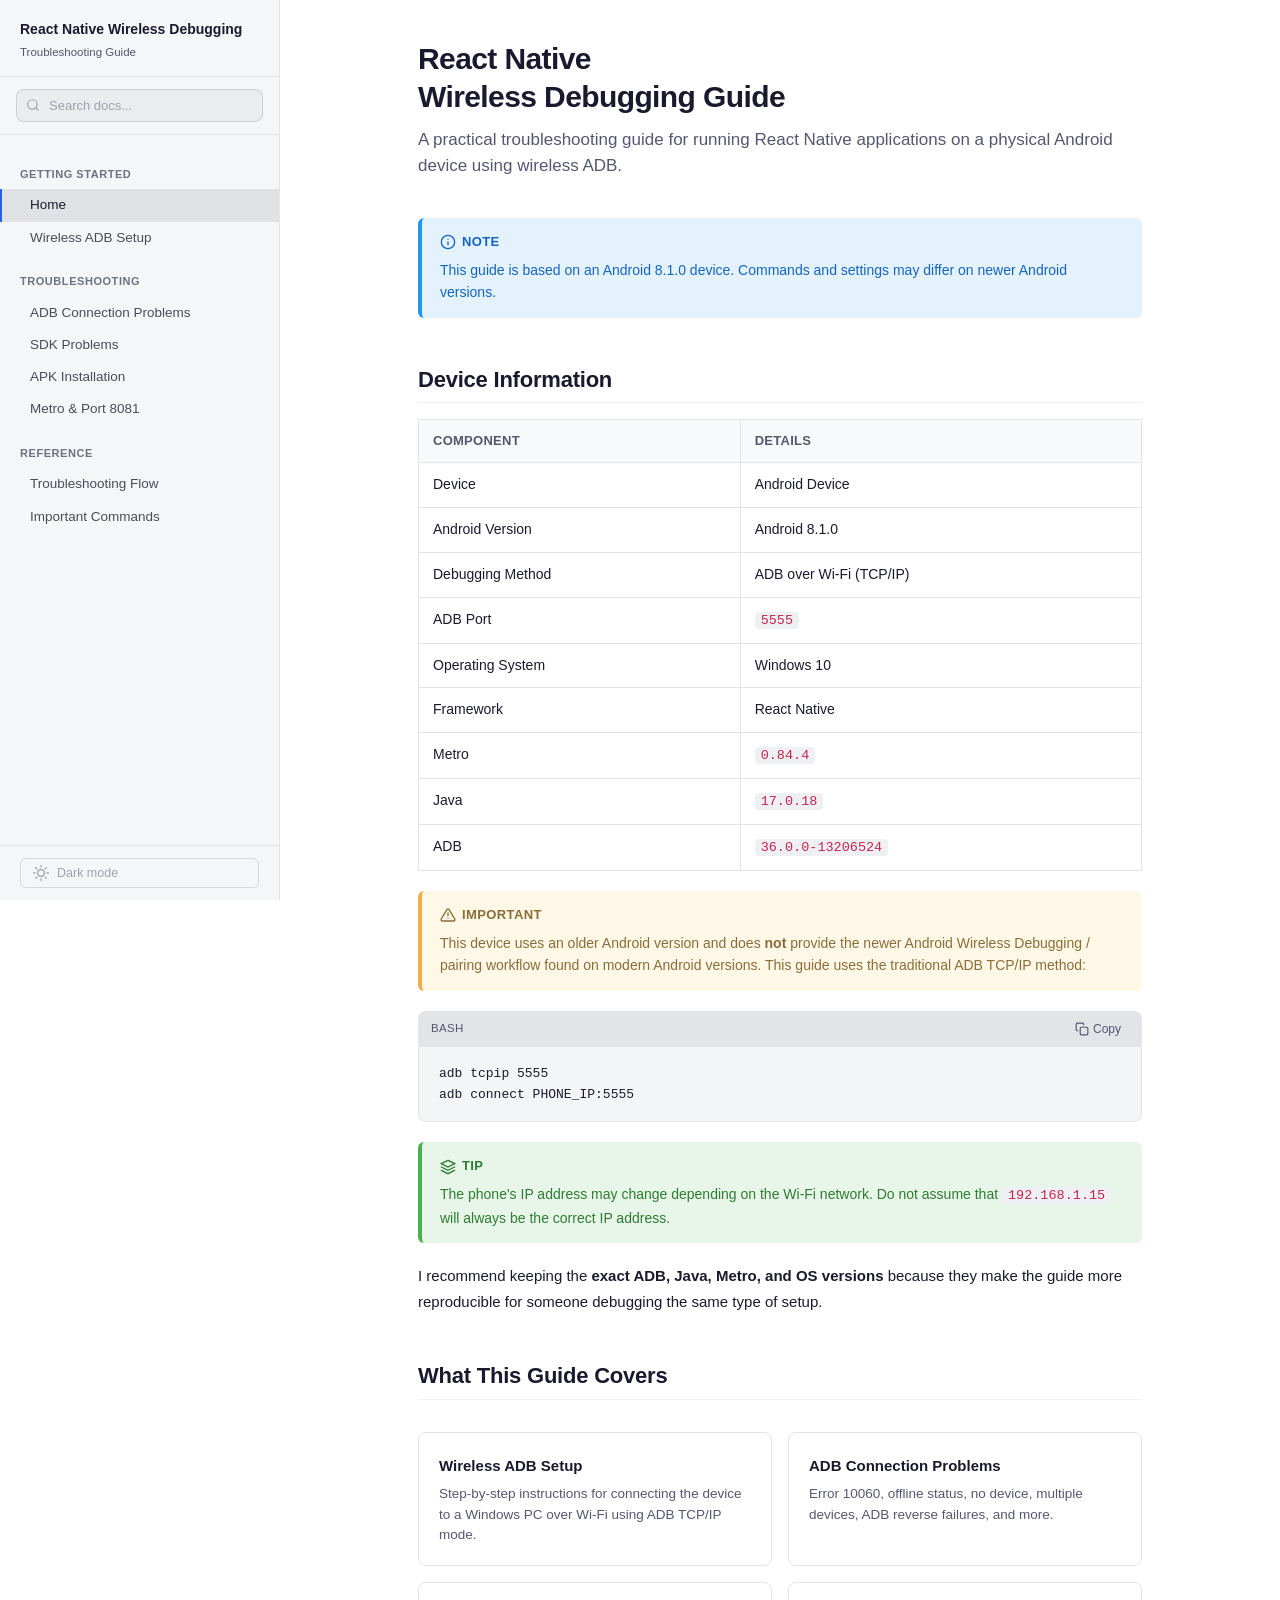
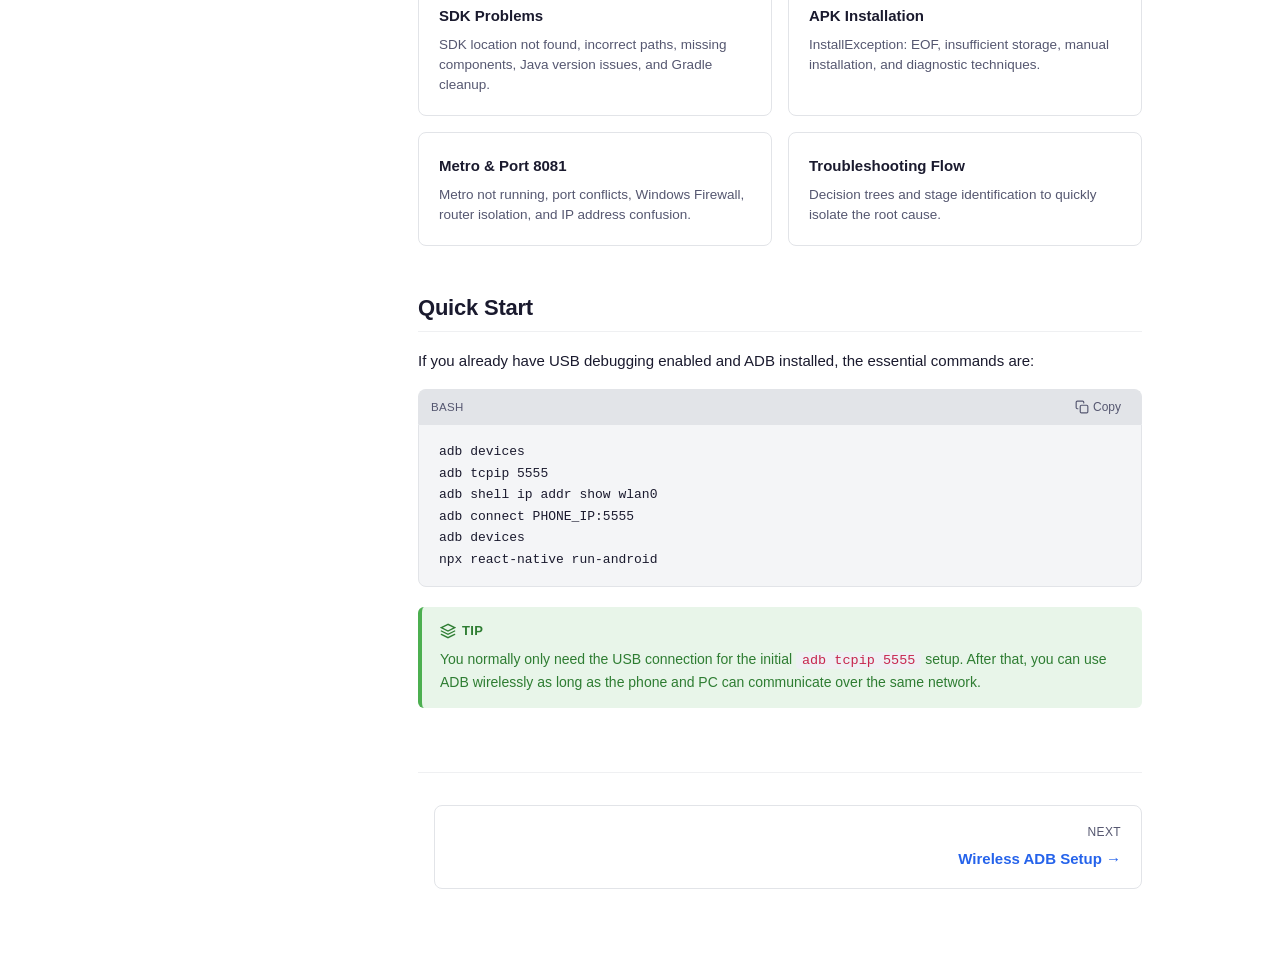
<file: docs/index.html>
<!DOCTYPE html>
<html lang="en">
<head>
  <meta charset="UTF-8">
  <meta name="viewport" content="width=device-width, initial-scale=1.0">
  <link rel="icon" type="image/svg+xml" href="favicon.svg">
  <title>React Native Wireless Debugging Guide</title>
  <meta name="description" content="A practical troubleshooting guide for running React Native applications on a physical Android device using wireless ADB over Wi-Fi on Windows 10.">
  <meta name="keywords" content="React Native, wireless debugging, ADB">
  <meta name="author" content="Pritesh Thorat">
  <meta name="google-site-verification" content="h_mE0eluE2FGwXcYbO80vJ18JSeLHUbRfUYphyblh_c" />
  <link rel="canonical" href="https://priteshthorat.github.io/react-native-wireless-debugging/">
  <link rel="stylesheet" href="css/style.css">
  <link href="public/react-native.png">
</head>
<body>
  <div class="layout">
    <!-- Mobile Header -->
    <header class="mobile-header">
      <button class="mobile-menu-btn" aria-label="Open menu">
        <svg viewBox="0 0 24 24" fill="none" stroke="currentColor" stroke-width="2" stroke-linecap="round"><line x1="3" y1="6" x2="21" y2="6"/><line x1="3" y1="12" x2="21" y2="12"/><line x1="3" y1="18" x2="21" y2="18"/></svg>
      </button>
      <span class="mobile-header-title">React Native Wireless Debugging</span>
    </header>
    <div class="sidebar-overlay"></div>

    <!-- Sidebar -->
    <aside class="sidebar">
      <div class="sidebar-header">
        <h1>React Native Wireless Debugging</h1>
        <div class="sidebar-subtitle">Troubleshooting Guide</div>
      </div>

      <div class="search-container">
        <div class="search-input-wrapper">
          <svg viewBox="0 0 24 24" fill="none" stroke="currentColor" stroke-width="2" stroke-linecap="round"><circle cx="11" cy="11" r="8"/><line x1="21" y1="21" x2="16.65" y2="16.65"/></svg>
          <input type="text" class="search-input" placeholder="Search docs..." aria-label="Search documentation">
        </div>
        <div class="search-results"></div>
      </div>

      <nav class="sidebar-nav">
        <div class="nav-section">
          <span class="nav-section-title">Getting Started</span>
          <a href="index.html" class="nav-link active">Home</a>
          <a href="wireless-setup.html" class="nav-link">Wireless ADB Setup</a>
        </div>
        <div class="nav-section">
          <span class="nav-section-title">Troubleshooting</span>
          <a href="adb-connection.html" class="nav-link">ADB Connection Problems</a>
          <a href="sdk-problems.html" class="nav-link">SDK Problems</a>
          <a href="apk-installation.html" class="nav-link">APK Installation</a>
          <a href="metro-problems.html" class="nav-link">Metro &amp; Port 8081</a>
        </div>
        <div class="nav-section">
          <span class="nav-section-title">Reference</span>
          <a href="troubleshooting.html" class="nav-link">Troubleshooting Flow</a>
          <a href="commands.html" class="nav-link">Important Commands</a>
        </div>
      </nav>

      <div class="sidebar-footer">
        <button class="theme-toggle" aria-label="Toggle theme">
          <svg class="theme-icon-light" viewBox="0 0 24 24" fill="none" stroke="currentColor" stroke-width="2" stroke-linecap="round"><circle cx="12" cy="12" r="5"/><line x1="12" y1="1" x2="12" y2="3"/><line x1="12" y1="21" x2="12" y2="23"/><line x1="4.22" y1="4.22" x2="5.64" y2="5.64"/><line x1="18.36" y1="18.36" x2="19.78" y2="19.78"/><line x1="1" y1="12" x2="3" y2="12"/><line x1="21" y1="12" x2="23" y2="12"/><line x1="4.22" y1="19.78" x2="5.64" y2="18.36"/><line x1="18.36" y1="5.64" x2="19.78" y2="4.22"/></svg>
          <svg class="theme-icon-dark" viewBox="0 0 24 24" fill="none" stroke="currentColor" stroke-width="2" stroke-linecap="round" style="display:none"><path d="M21 12.79A9 9 0 1 1 11.21 3 7 7 0 0 0 21 12.79z"/></svg>
          <span class="theme-label">Dark mode</span>
        </button>
      </div>
    </aside>

    <!-- Main Content -->
    <main class="main-content">
      <article class="content">
        <div class="home-hero">
          <h1>React Native<br>Wireless Debugging Guide</h1>
          <p class="subtitle">A practical troubleshooting guide for running React Native applications on a physical Android device using wireless ADB.</p>
        </div>

        <div class="callout callout-info">
          <div class="callout-title">
            <svg viewBox="0 0 24 24" fill="none" stroke="currentColor" stroke-width="2" stroke-linecap="round"><circle cx="12" cy="12" r="10"/><line x1="12" y1="16" x2="12" y2="12"/><line x1="12" y1="8" x2="12.01" y2="8"/></svg>
            Note
          </div>
          <p>This guide is based on an Android 8.1.0 device. Commands and settings may differ on newer Android versions.</p>
        </div>

        <h2>Device Information</h2>

        <table class="device-table">
          <thead>
            <tr><th>Component</th><th>Details</th></tr>
          </thead>
          <tbody>
            <tr><td>Device</td><td>Android Device</td></tr>
            <tr><td>Android Version</td><td>Android 8.1.0</td></tr>
            <tr><td>Debugging Method</td><td>ADB over Wi-Fi (TCP/IP)</td></tr>
            <tr><td>ADB Port</td><td><code>5555</code></td></tr>
            <tr><td>Operating System</td><td>Windows 10</td></tr>
            <tr><td>Framework</td><td>React Native</td></tr>
            <tr><td>Metro</td><td><code>0.84.4</code></td></tr>
            <tr><td>Java</td><td><code>17.0.18</code></td></tr>
            <tr><td>ADB</td><td><code>36.0.0-13206524</code></td></tr>
          </tbody>
        </table>

        <div class="callout callout-warning">
          <div class="callout-title">
            <svg viewBox="0 0 24 24" fill="none" stroke="currentColor" stroke-width="2" stroke-linecap="round"><path d="M10.29 3.86L1.82 18a2 2 0 0 0 1.71 3h16.94a2 2 0 0 0 1.71-3L13.71 3.86a2 2 0 0 0-3.42 0z"/><line x1="12" y1="9" x2="12" y2="13"/><line x1="12" y1="17" x2="12.01" y2="17"/></svg>
            Important
          </div>
          <p>This device uses an older Android version and does <strong>not</strong> provide the newer Android Wireless Debugging / pairing workflow found on modern Android versions. This guide uses the traditional ADB TCP/IP method:</p>
        </div>

        <div class="code-block">
          <div class="code-block-header">
            <span class="code-block-lang">bash</span>
            <button class="code-block-copy" aria-label="Copy code">
              <svg viewBox="0 0 24 24" fill="none" stroke="currentColor" stroke-width="2" stroke-linecap="round"><rect x="9" y="9" width="13" height="13" rx="2" ry="2"/><path d="M5 15H4a2 2 0 0 1-2-2V4a2 2 0 0 1 2-2h9a2 2 0 0 1 2 2v1"/></svg>
              <span class="copy-label">Copy</span>
            </button>
          </div>
          <pre><code>adb tcpip 5555
adb connect PHONE_IP:5555</code></pre>
        </div>

        <div class="callout callout-tip">
          <div class="callout-title">
            <svg viewBox="0 0 24 24" fill="none" stroke="currentColor" stroke-width="2" stroke-linecap="round"><path d="M12 2L2 7l10 5 10-5-10-5z"/><path d="M2 17l10 5 10-5"/><path d="M2 12l10 5 10-5"/></svg>
            Tip
          </div>
          <p>The phone's IP address may change depending on the Wi-Fi network. Do not assume that <code>192.168.1.15</code> will always be the correct IP address.</p>
        </div>

        <p>I recommend keeping the <strong>exact ADB, Java, Metro, and OS versions</strong> because they make the guide more reproducible for someone debugging the same type of setup.</p>

        <h2>What This Guide Covers</h2>

        <div class="home-features">
          <a href="wireless-setup.html" class="home-feature">
            <div class="home-feature-title">Wireless ADB Setup</div>
            <div class="home-feature-desc">Step-by-step instructions for connecting the device to a Windows PC over Wi-Fi using ADB TCP/IP mode.</div>
          </a>
          <a href="adb-connection.html" class="home-feature">
            <div class="home-feature-title">ADB Connection Problems</div>
            <div class="home-feature-desc">Error 10060, offline status, no device, multiple devices, ADB reverse failures, and more.</div>
          </a>
          <a href="sdk-problems.html" class="home-feature">
            <div class="home-feature-title">SDK Problems</div>
            <div class="home-feature-desc">SDK location not found, incorrect paths, missing components, Java version issues, and Gradle cleanup.</div>
          </a>
          <a href="apk-installation.html" class="home-feature">
            <div class="home-feature-title">APK Installation</div>
            <div class="home-feature-desc">InstallException: EOF, insufficient storage, manual installation, and diagnostic techniques.</div>
          </a>
          <a href="metro-problems.html" class="home-feature">
            <div class="home-feature-title">Metro &amp; Port 8081</div>
            <div class="home-feature-desc">Metro not running, port conflicts, Windows Firewall, router isolation, and IP address confusion.</div>
          </a>
          <a href="troubleshooting.html" class="home-feature">
            <div class="home-feature-title">Troubleshooting Flow</div>
            <div class="home-feature-desc">Decision trees and stage identification to quickly isolate the root cause.</div>
          </a>
        </div>

        <h2>Quick Start</h2>

        <p>If you already have USB debugging enabled and ADB installed, the essential commands are:</p>

        <div class="code-block">
          <div class="code-block-header">
            <span class="code-block-lang">bash</span>
            <button class="code-block-copy" aria-label="Copy code">
              <svg viewBox="0 0 24 24" fill="none" stroke="currentColor" stroke-width="2" stroke-linecap="round"><rect x="9" y="9" width="13" height="13" rx="2" ry="2"/><path d="M5 15H4a2 2 0 0 1-2-2V4a2 2 0 0 1 2-2h9a2 2 0 0 1 2 2v1"/></svg>
              <span class="copy-label">Copy</span>
            </button>
          </div>
          <pre><code>adb devices
adb tcpip 5555
adb shell ip addr show wlan0
adb connect PHONE_IP:5555
adb devices
npx react-native run-android</code></pre>
        </div>

        <div class="callout callout-tip">
          <div class="callout-title">
            <svg viewBox="0 0 24 24" fill="none" stroke="currentColor" stroke-width="2" stroke-linecap="round"><path d="M12 2L2 7l10 5 10-5-10-5z"/><path d="M2 17l10 5 10-5"/><path d="M2 12l10 5 10-5"/></svg>
            Tip
          </div>
          <p>You normally only need the USB connection for the initial <code>adb tcpip 5555</code> setup. After that, you can use ADB wirelessly as long as the phone and PC can communicate over the same network.</p>
        </div>

        <nav class="page-nav">
          <div></div>
          <a href="wireless-setup.html" class="next">
            <div class="page-nav-label">Next</div>
            <div class="page-nav-title">Wireless ADB Setup &rarr;</div>
          </a>
        </nav>
      </article>
    </main>
  </div>

  <script src="js/search-index.js"></script>
  <script src="js/main.js"></script>
</body>
</html>
</file>
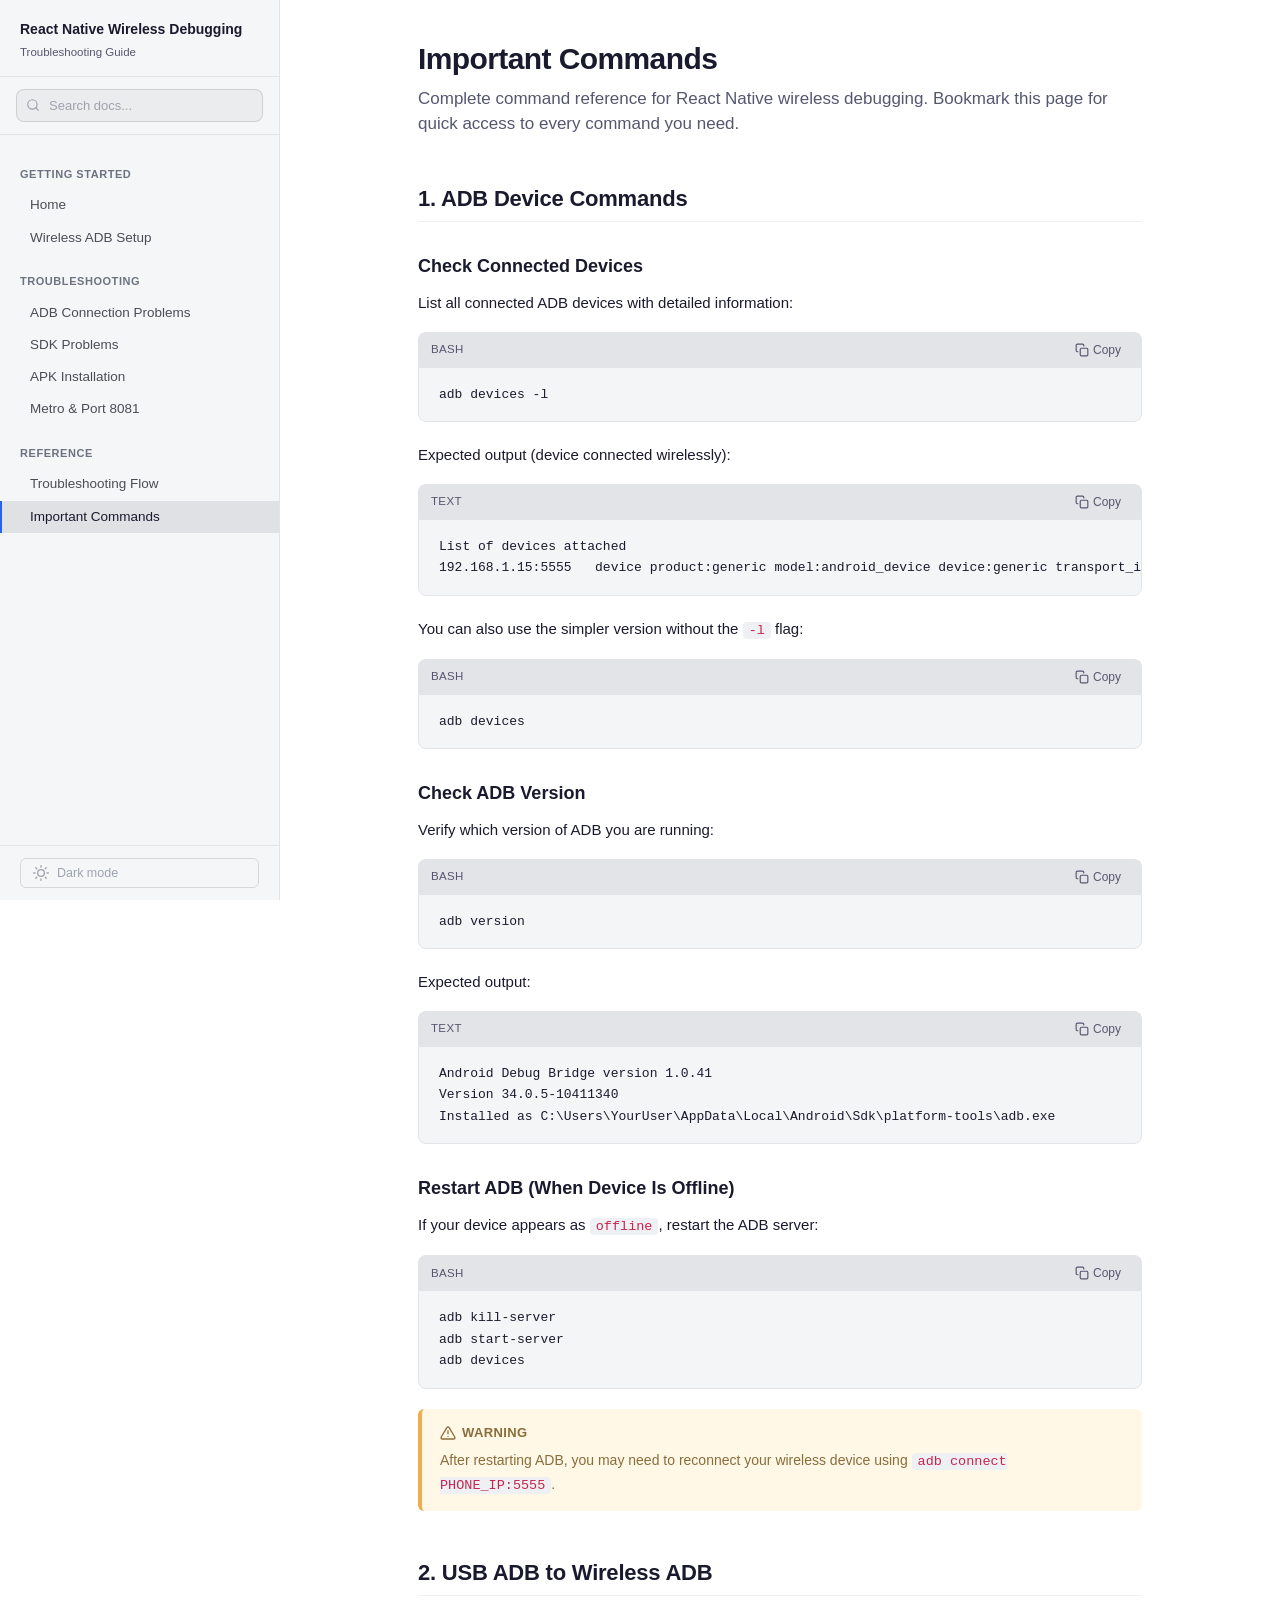
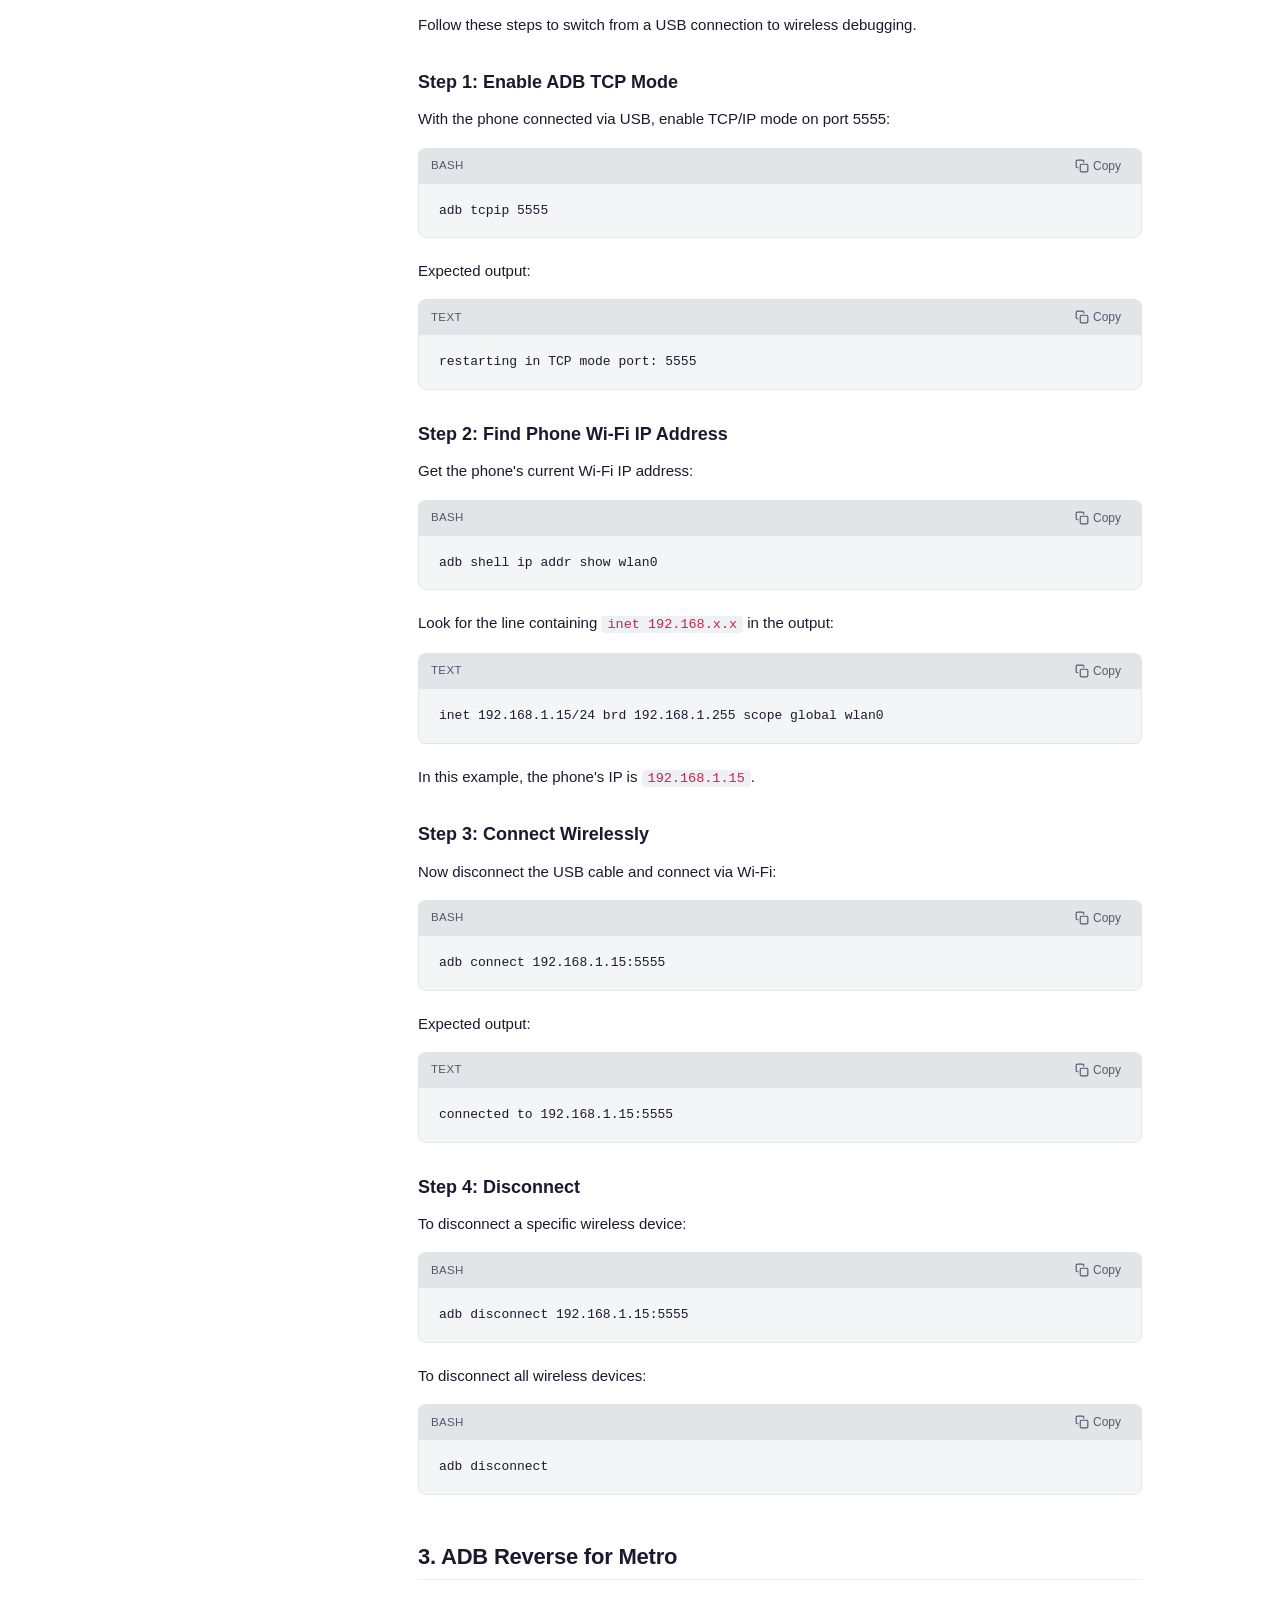
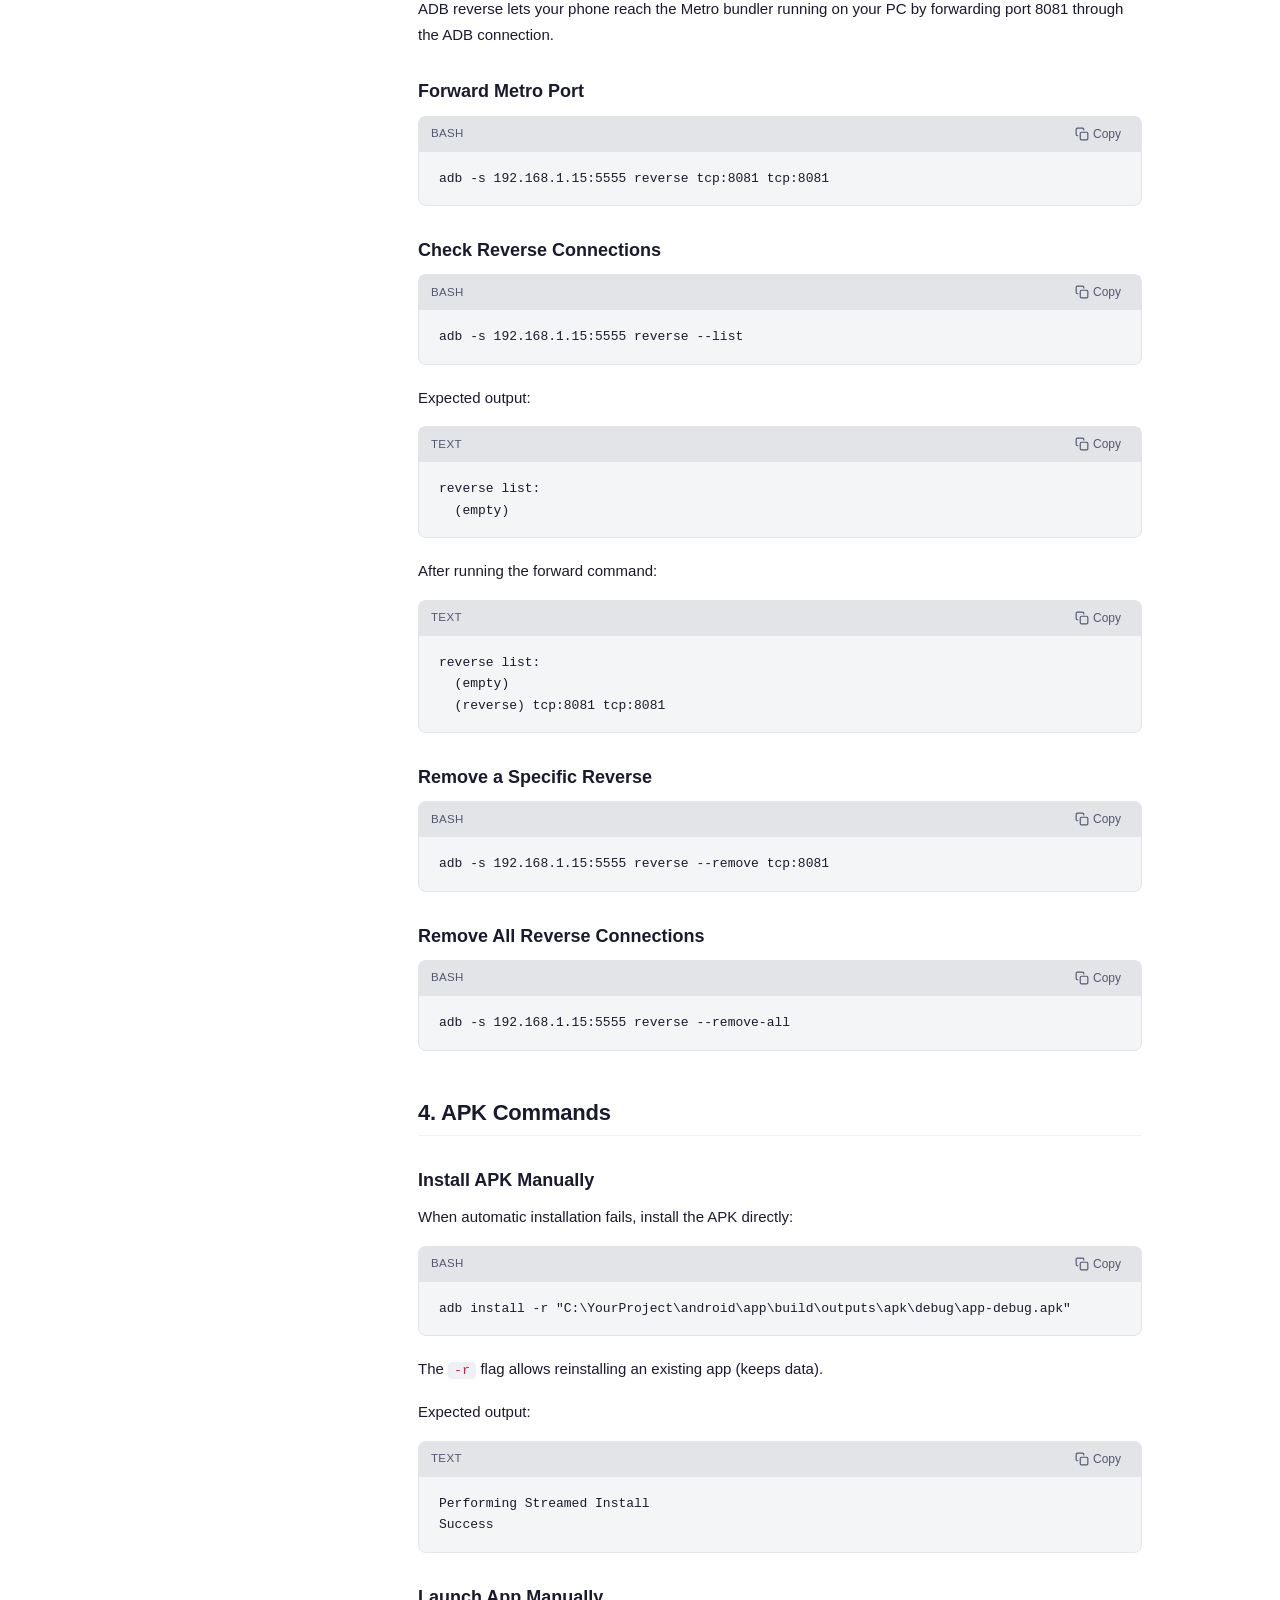
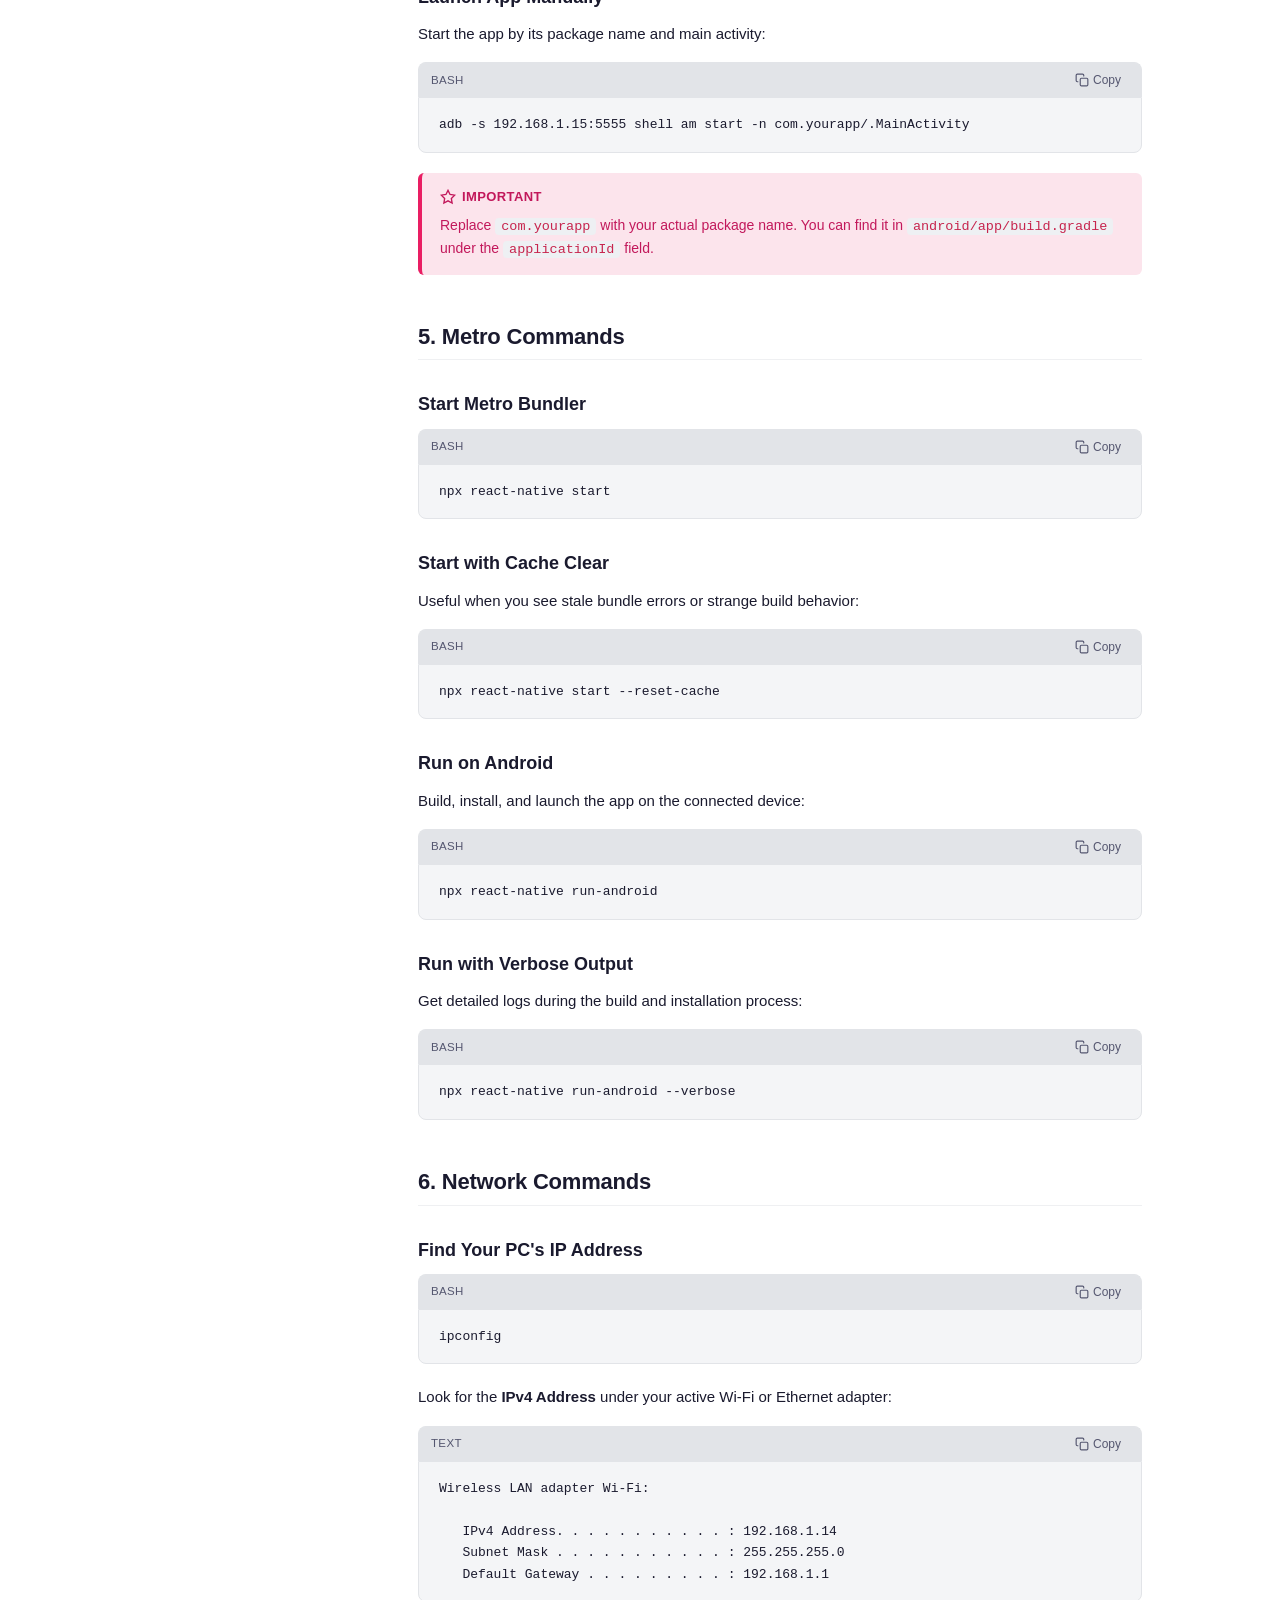
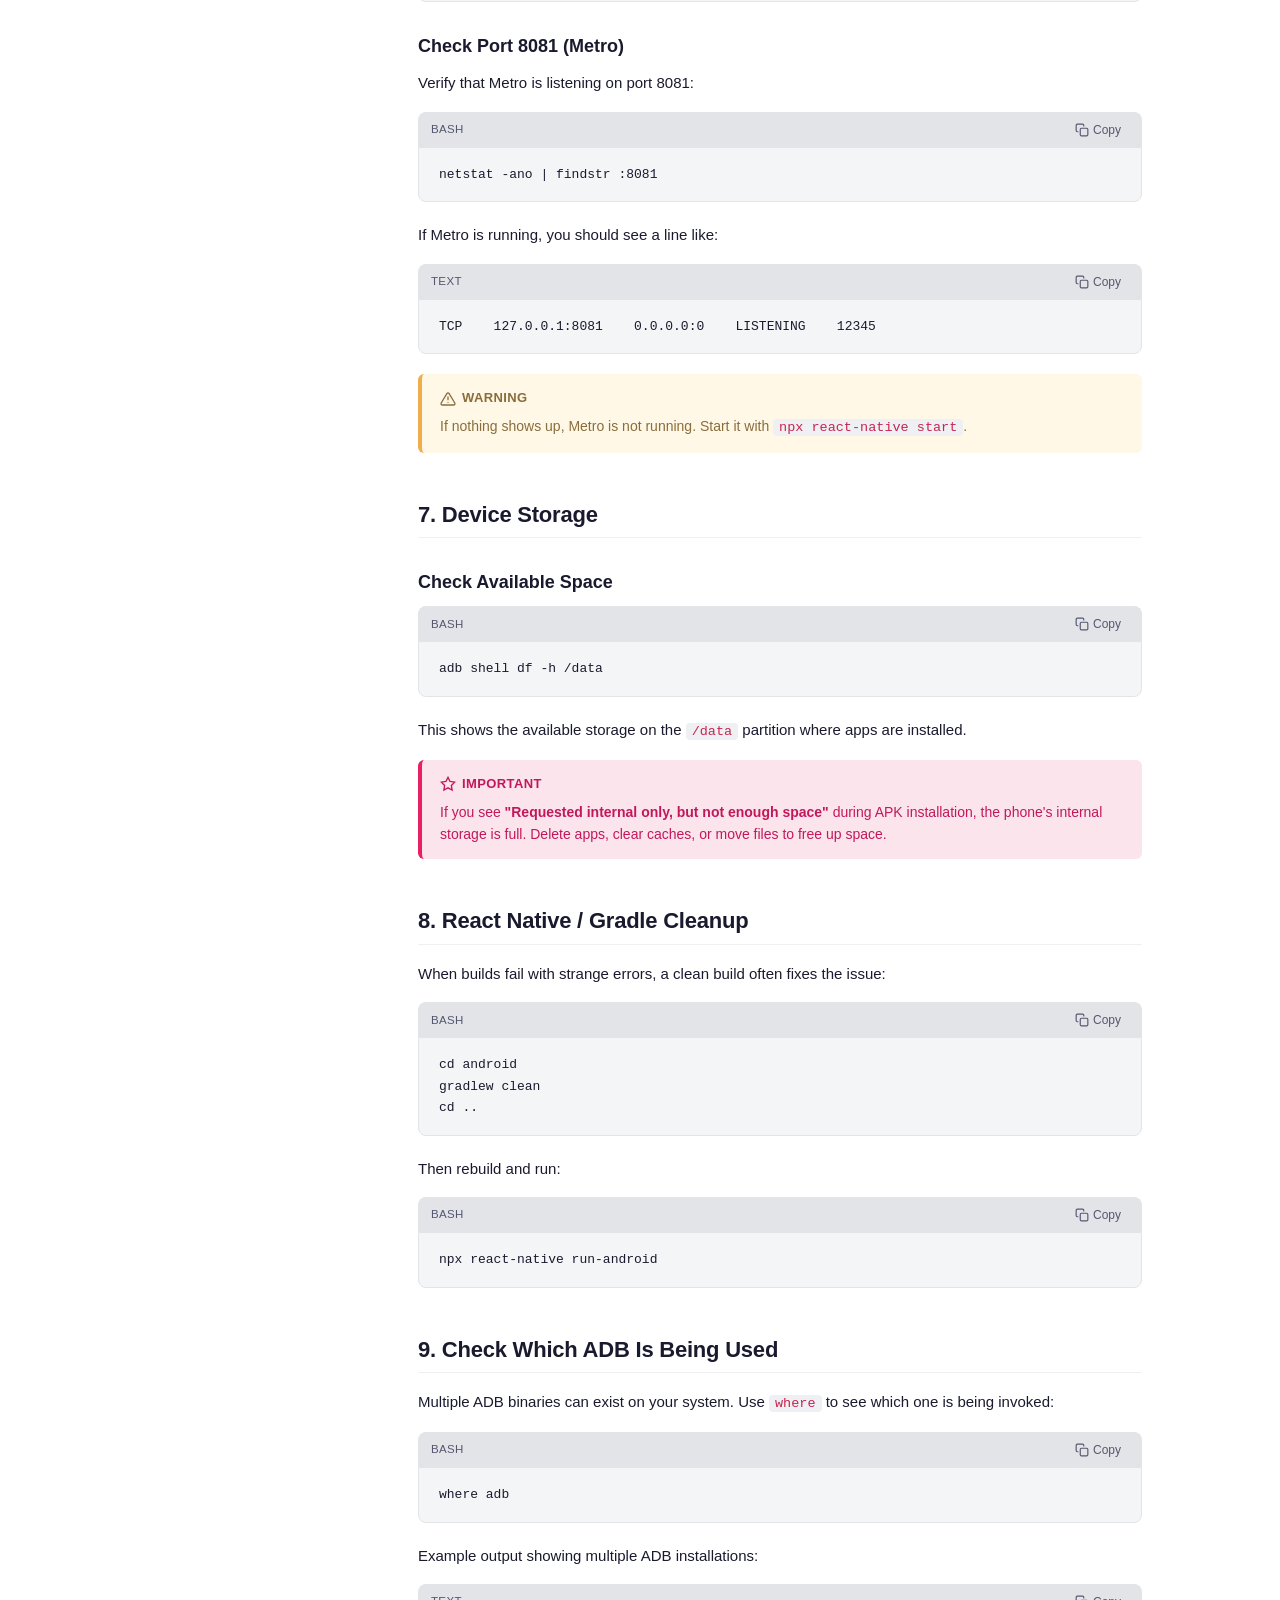
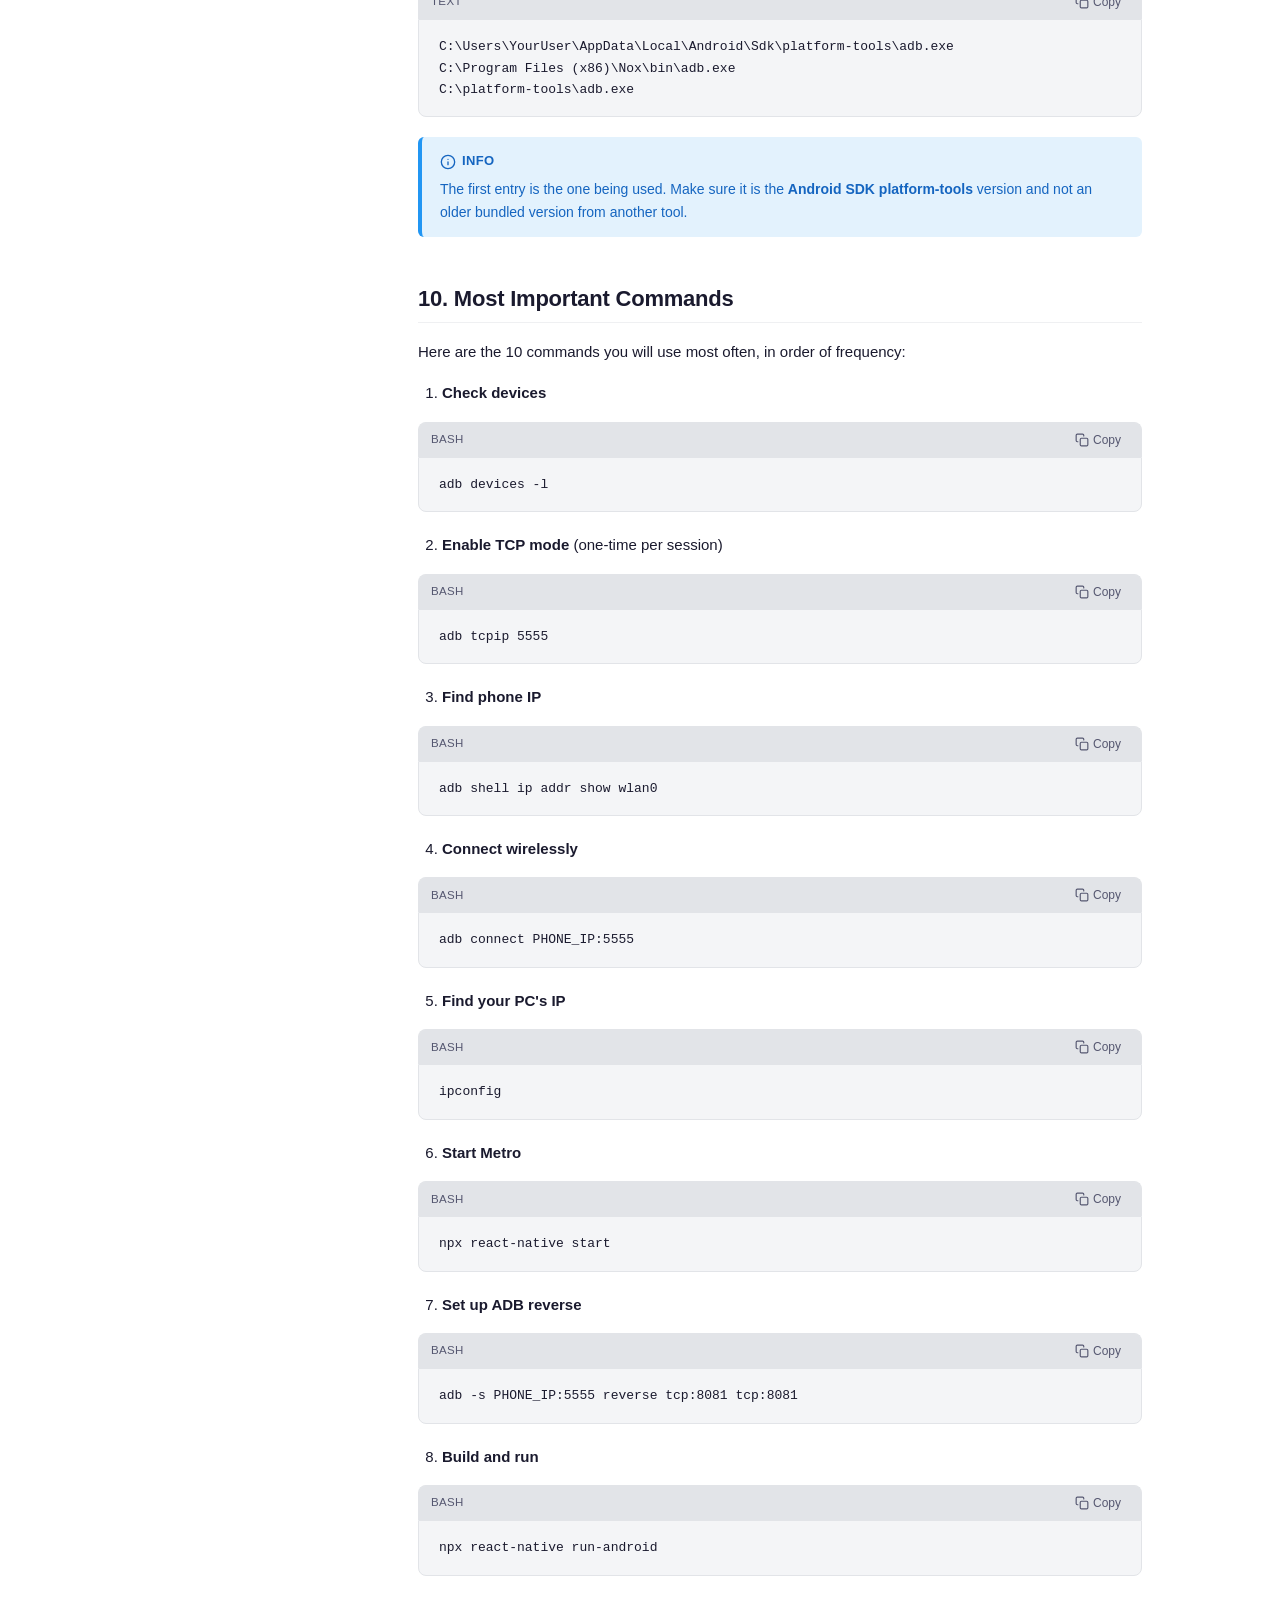
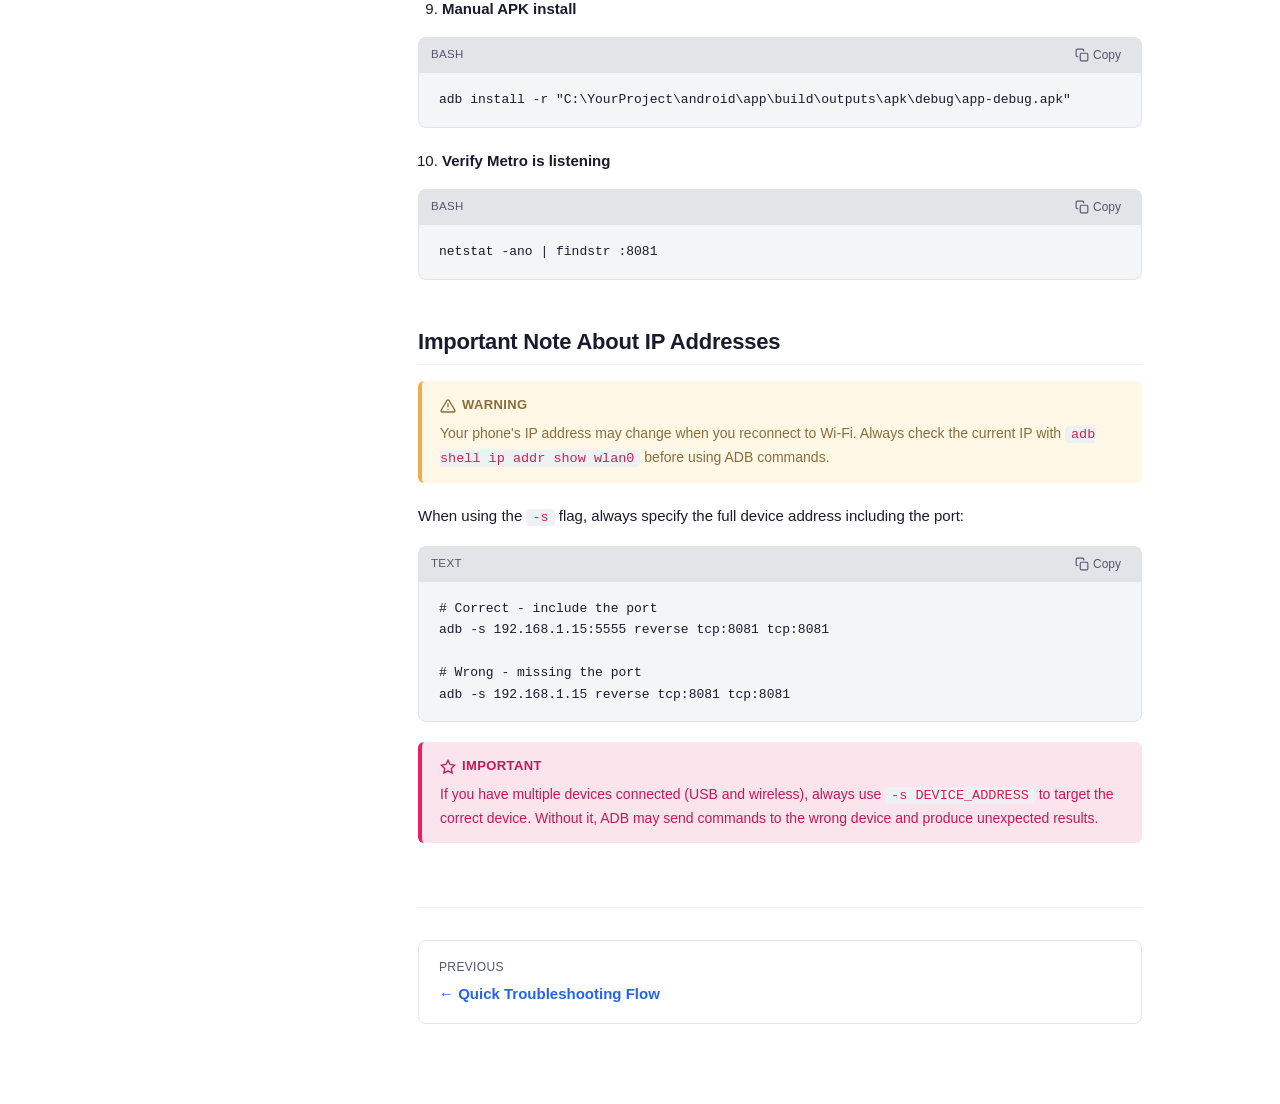
<file: docs/commands.html>
<!DOCTYPE html>
<html lang="en">
<head>
  <meta charset="UTF-8">
  <meta name="viewport" content="width=device-width, initial-scale=1.0">
  <link rel="icon" type="image/svg+xml" href="favicon.svg">
  <title>Important Commands - React Native Wireless Debugging</title>
  <meta name="description" content="Complete command reference for React Native wireless debugging. ADB device commands, wireless setup, reverse port forwarding, APK installation, Metro, and network commands.">
  <link rel="canonical" href="https://priteshthorat.github.io/react-native-wireless-debugging/commands.html">
  <link rel="stylesheet" href="css/style.css">
</head>
<body>
  <div class="layout">
    <header class="mobile-header">
      <button class="mobile-menu-btn" aria-label="Open menu">
        <svg viewBox="0 0 24 24" fill="none" stroke="currentColor" stroke-width="2" stroke-linecap="round"><line x1="3" y1="6" x2="21" y2="6"/><line x1="3" y1="12" x2="21" y2="12"/><line x1="3" y1="18" x2="21" y2="18"/></svg>
      </button>
      <span class="mobile-header-title">React Native Wireless Debugging</span>
    </header>
    <div class="sidebar-overlay"></div>
    <aside class="sidebar">
      <div class="sidebar-header">
        <h1>React Native Wireless Debugging</h1>
        <div class="sidebar-subtitle">Troubleshooting Guide</div>
      </div>
      <div class="search-container">
        <div class="search-input-wrapper">
          <svg viewBox="0 0 24 24" fill="none" stroke="currentColor" stroke-width="2" stroke-linecap="round"><circle cx="11" cy="11" r="8"/><line x1="21" y1="21" x2="16.65" y2="16.65"/></svg>
          <input type="text" class="search-input" placeholder="Search docs..." aria-label="Search documentation">
        </div>
        <div class="search-results"></div>
      </div>
      <nav class="sidebar-nav">
        <div class="nav-section">
          <span class="nav-section-title">Getting Started</span>
          <a href="index.html" class="nav-link">Home</a>
          <a href="wireless-setup.html" class="nav-link">Wireless ADB Setup</a>
        </div>
        <div class="nav-section">
          <span class="nav-section-title">Troubleshooting</span>
          <a href="adb-connection.html" class="nav-link">ADB Connection Problems</a>
          <a href="sdk-problems.html" class="nav-link">SDK Problems</a>
          <a href="apk-installation.html" class="nav-link">APK Installation</a>
          <a href="metro-problems.html" class="nav-link">Metro &amp; Port 8081</a>
        </div>
        <div class="nav-section">
          <span class="nav-section-title">Reference</span>
          <a href="troubleshooting.html" class="nav-link">Troubleshooting Flow</a>
          <a href="commands.html" class="nav-link active">Important Commands</a>
        </div>
      </nav>
      <div class="sidebar-footer">
        <button class="theme-toggle" aria-label="Toggle theme">
          <svg class="theme-icon-light" viewBox="0 0 24 24" fill="none" stroke="currentColor" stroke-width="2" stroke-linecap="round"><circle cx="12" cy="12" r="5"/><line x1="12" y1="1" x2="12" y2="3"/><line x1="12" y1="21" x2="12" y2="23"/><line x1="4.22" y1="4.22" x2="5.64" y2="5.64"/><line x1="18.36" y1="18.36" x2="19.78" y2="19.78"/><line x1="1" y1="12" x2="3" y2="12"/><line x1="21" y1="12" x2="23" y2="12"/><line x1="4.22" y1="19.78" x2="5.64" y2="18.36"/><line x1="18.36" y1="5.64" x2="19.78" y2="4.22"/></svg>
          <svg class="theme-icon-dark" viewBox="0 0 24 24" fill="none" stroke="currentColor" stroke-width="2" stroke-linecap="round" style="display:none"><path d="M21 12.79A9 9 0 1 1 11.21 3 7 7 0 0 0 21 12.79z"/></svg>
          <span class="theme-label">Dark mode</span>
        </button>
      </div>
    </aside>

    <main class="main-content">
      <article class="content">
      <h1>Important Commands</h1>
      <p class="subtitle">Complete command reference for React Native wireless debugging. Bookmark this page for quick access to every command you need.</p>

      <!-- ============================================ -->
      <!-- SECTION 1: ADB Device Commands               -->
      <!-- ============================================ -->
      <h2>1. ADB Device Commands</h2>

      <h3>Check Connected Devices</h3>
      <p>List all connected ADB devices with detailed information:</p>

      <div class="code-block">
        <div class="code-block-header">
          <span class="code-block-lang">bash</span>
          <button class="code-block-copy" aria-label="Copy code"><svg viewBox="0 0 24 24" fill="none" stroke="currentColor" stroke-width="2" stroke-linecap="round"><rect x="9" y="9" width="13" height="13" rx="2" ry="2"/><path d="M5 15H4a2 2 0 0 1-2-2V4a2 2 0 0 1 2-2h9a2 2 0 0 1 2 2v1"/></svg><span class="copy-label">Copy</span></button>
        </div>
        <pre><code>adb devices -l</code></pre>
      </div>

      <p>Expected output (device connected wirelessly):</p>
      <div class="code-block">
        <div class="code-block-header">
          <span class="code-block-lang">text</span>
          <button class="code-block-copy" aria-label="Copy code"><svg viewBox="0 0 24 24" fill="none" stroke="currentColor" stroke-width="2" stroke-linecap="round"><rect x="9" y="9" width="13" height="13" rx="2" ry="2"/><path d="M5 15H4a2 2 0 0 1-2-2V4a2 2 0 0 1 2-2h9a2 2 0 0 1 2 2v1"/></svg><span class="copy-label">Copy</span></button>
        </div>
        <pre><code>List of devices attached
192.168.1.15:5555   device product:generic model:android_device device:generic transport_id:1</code></pre>
      </div>

      <p>You can also use the simpler version without the <code>-l</code> flag:</p>

      <div class="code-block">
        <div class="code-block-header">
          <span class="code-block-lang">bash</span>
          <button class="code-block-copy" aria-label="Copy code"><svg viewBox="0 0 24 24" fill="none" stroke="currentColor" stroke-width="2" stroke-linecap="round"><rect x="9" y="9" width="13" height="13" rx="2" ry="2"/><path d="M5 15H4a2 2 0 0 1-2-2V4a2 2 0 0 1 2-2h9a2 2 0 0 1 2 2v1"/></svg><span class="copy-label">Copy</span></button>
        </div>
        <pre><code>adb devices</code></pre>
      </div>

      <h3>Check ADB Version</h3>
      <p>Verify which version of ADB you are running:</p>

      <div class="code-block">
        <div class="code-block-header">
          <span class="code-block-lang">bash</span>
          <button class="code-block-copy" aria-label="Copy code"><svg viewBox="0 0 24 24" fill="none" stroke="currentColor" stroke-width="2" stroke-linecap="round"><rect x="9" y="9" width="13" height="13" rx="2" ry="2"/><path d="M5 15H4a2 2 0 0 1-2-2V4a2 2 0 0 1 2-2h9a2 2 0 0 1 2 2v1"/></svg><span class="copy-label">Copy</span></button>
        </div>
        <pre><code>adb version</code></pre>
      </div>

      <p>Expected output:</p>
      <div class="code-block">
        <div class="code-block-header">
          <span class="code-block-lang">text</span>
          <button class="code-block-copy" aria-label="Copy code"><svg viewBox="0 0 24 24" fill="none" stroke="currentColor" stroke-width="2" stroke-linecap="round"><rect x="9" y="9" width="13" height="13" rx="2" ry="2"/><path d="M5 15H4a2 2 0 0 1-2-2V4a2 2 0 0 1 2-2h9a2 2 0 0 1 2 2v1"/></svg><span class="copy-label">Copy</span></button>
        </div>
        <pre><code>Android Debug Bridge version 1.0.41
Version 34.0.5-10411340
Installed as C:\Users\YourUser\AppData\Local\Android\Sdk\platform-tools\adb.exe</code></pre>
      </div>

      <h3>Restart ADB (When Device Is Offline)</h3>
      <p>If your device appears as <code>offline</code>, restart the ADB server:</p>

      <div class="code-block">
        <div class="code-block-header">
          <span class="code-block-lang">bash</span>
          <button class="code-block-copy" aria-label="Copy code"><svg viewBox="0 0 24 24" fill="none" stroke="currentColor" stroke-width="2" stroke-linecap="round"><rect x="9" y="9" width="13" height="13" rx="2" ry="2"/><path d="M5 15H4a2 2 0 0 1-2-2V4a2 2 0 0 1 2-2h9a2 2 0 0 1 2 2v1"/></svg><span class="copy-label">Copy</span></button>
        </div>
        <pre><code>adb kill-server
adb start-server
adb devices</code></pre>
      </div>

      <div class="callout callout-warning">
        <div class="callout-title">
          <svg viewBox="0 0 24 24" fill="none" stroke="currentColor" stroke-width="2" stroke-linecap="round"><path d="M10.29 3.86L1.82 18a2 2 0 0 0 1.71 3h16.94a2 2 0 0 0 1.71-3L13.71 3.86a2 2 0 0 0-3.42 0z"/><line x1="12" y1="9" x2="12" y2="13"/><line x1="12" y1="17" x2="12.01" y2="17"/></svg>
          Warning
        </div>
        <p>After restarting ADB, you may need to reconnect your wireless device using <code>adb connect PHONE_IP:5555</code>.</p>
      </div>

      <!-- ============================================ -->
      <!-- SECTION 2: USB ADB to Wireless ADB           -->
      <!-- ============================================ -->
      <h2>2. USB ADB to Wireless ADB</h2>

      <p>Follow these steps to switch from a USB connection to wireless debugging.</p>

      <h3>Step 1: Enable ADB TCP Mode</h3>
      <p>With the phone connected via USB, enable TCP/IP mode on port 5555:</p>

      <div class="code-block">
        <div class="code-block-header">
          <span class="code-block-lang">bash</span>
          <button class="code-block-copy" aria-label="Copy code"><svg viewBox="0 0 24 24" fill="none" stroke="currentColor" stroke-width="2" stroke-linecap="round"><rect x="9" y="9" width="13" height="13" rx="2" ry="2"/><path d="M5 15H4a2 2 0 0 1-2-2V4a2 2 0 0 1 2-2h9a2 2 0 0 1 2 2v1"/></svg><span class="copy-label">Copy</span></button>
        </div>
        <pre><code>adb tcpip 5555</code></pre>
      </div>

      <p>Expected output:</p>
      <div class="code-block">
        <div class="code-block-header">
          <span class="code-block-lang">text</span>
          <button class="code-block-copy" aria-label="Copy code"><svg viewBox="0 0 24 24" fill="none" stroke="currentColor" stroke-width="2" stroke-linecap="round"><rect x="9" y="9" width="13" height="13" rx="2" ry="2"/><path d="M5 15H4a2 2 0 0 1-2-2V4a2 2 0 0 1 2-2h9a2 2 0 0 1 2 2v1"/></svg><span class="copy-label">Copy</span></button>
        </div>
        <pre><code>restarting in TCP mode port: 5555</code></pre>
      </div>

      <h3>Step 2: Find Phone Wi-Fi IP Address</h3>
      <p>Get the phone's current Wi-Fi IP address:</p>

      <div class="code-block">
        <div class="code-block-header">
          <span class="code-block-lang">bash</span>
          <button class="code-block-copy" aria-label="Copy code"><svg viewBox="0 0 24 24" fill="none" stroke="currentColor" stroke-width="2" stroke-linecap="round"><rect x="9" y="9" width="13" height="13" rx="2" ry="2"/><path d="M5 15H4a2 2 0 0 1-2-2V4a2 2 0 0 1 2-2h9a2 2 0 0 1 2 2v1"/></svg><span class="copy-label">Copy</span></button>
        </div>
        <pre><code>adb shell ip addr show wlan0</code></pre>
      </div>

      <p>Look for the line containing <code>inet 192.168.x.x</code> in the output:</p>
      <div class="code-block">
        <div class="code-block-header">
          <span class="code-block-lang">text</span>
          <button class="code-block-copy" aria-label="Copy code"><svg viewBox="0 0 24 24" fill="none" stroke="currentColor" stroke-width="2" stroke-linecap="round"><rect x="9" y="9" width="13" height="13" rx="2" ry="2"/><path d="M5 15H4a2 2 0 0 1-2-2V4a2 2 0 0 1 2-2h9a2 2 0 0 1 2 2v1"/></svg><span class="copy-label">Copy</span></button>
        </div>
        <pre><code>inet 192.168.1.15/24 brd 192.168.1.255 scope global wlan0</code></pre>
      </div>

      <p>In this example, the phone's IP is <code>192.168.1.15</code>.</p>

      <h3>Step 3: Connect Wirelessly</h3>
      <p>Now disconnect the USB cable and connect via Wi-Fi:</p>

      <div class="code-block">
        <div class="code-block-header">
          <span class="code-block-lang">bash</span>
          <button class="code-block-copy" aria-label="Copy code"><svg viewBox="0 0 24 24" fill="none" stroke="currentColor" stroke-width="2" stroke-linecap="round"><rect x="9" y="9" width="13" height="13" rx="2" ry="2"/><path d="M5 15H4a2 2 0 0 1-2-2V4a2 2 0 0 1 2-2h9a2 2 0 0 1 2 2v1"/></svg><span class="copy-label">Copy</span></button>
        </div>
        <pre><code>adb connect 192.168.1.15:5555</code></pre>
      </div>

      <p>Expected output:</p>
      <div class="code-block">
        <div class="code-block-header">
          <span class="code-block-lang">text</span>
          <button class="code-block-copy" aria-label="Copy code"><svg viewBox="0 0 24 24" fill="none" stroke="currentColor" stroke-width="2" stroke-linecap="round"><rect x="9" y="9" width="13" height="13" rx="2" ry="2"/><path d="M5 15H4a2 2 0 0 1-2-2V4a2 2 0 0 1 2-2h9a2 2 0 0 1 2 2v1"/></svg><span class="copy-label">Copy</span></button>
        </div>
        <pre><code>connected to 192.168.1.15:5555</code></pre>
      </div>

      <h3>Step 4: Disconnect</h3>
      <p>To disconnect a specific wireless device:</p>

      <div class="code-block">
        <div class="code-block-header">
          <span class="code-block-lang">bash</span>
          <button class="code-block-copy" aria-label="Copy code"><svg viewBox="0 0 24 24" fill="none" stroke="currentColor" stroke-width="2" stroke-linecap="round"><rect x="9" y="9" width="13" height="13" rx="2" ry="2"/><path d="M5 15H4a2 2 0 0 1-2-2V4a2 2 0 0 1 2-2h9a2 2 0 0 1 2 2v1"/></svg><span class="copy-label">Copy</span></button>
        </div>
        <pre><code>adb disconnect 192.168.1.15:5555</code></pre>
      </div>

      <p>To disconnect all wireless devices:</p>

      <div class="code-block">
        <div class="code-block-header">
          <span class="code-block-lang">bash</span>
          <button class="code-block-copy" aria-label="Copy code"><svg viewBox="0 0 24 24" fill="none" stroke="currentColor" stroke-width="2" stroke-linecap="round"><rect x="9" y="9" width="13" height="13" rx="2" ry="2"/><path d="M5 15H4a2 2 0 0 1-2-2V4a2 2 0 0 1 2-2h9a2 2 0 0 1 2 2v1"/></svg><span class="copy-label">Copy</span></button>
        </div>
        <pre><code>adb disconnect</code></pre>
      </div>

      <!-- ============================================ -->
      <!-- SECTION 3: ADB Reverse for Metro             -->
      <!-- ============================================ -->
      <h2>3. ADB Reverse for Metro</h2>

      <p>ADB reverse lets your phone reach the Metro bundler running on your PC by forwarding port 8081 through the ADB connection.</p>

      <h3>Forward Metro Port</h3>
      <div class="code-block">
        <div class="code-block-header">
          <span class="code-block-lang">bash</span>
          <button class="code-block-copy" aria-label="Copy code"><svg viewBox="0 0 24 24" fill="none" stroke="currentColor" stroke-width="2" stroke-linecap="round"><rect x="9" y="9" width="13" height="13" rx="2" ry="2"/><path d="M5 15H4a2 2 0 0 1-2-2V4a2 2 0 0 1 2-2h9a2 2 0 0 1 2 2v1"/></svg><span class="copy-label">Copy</span></button>
        </div>
        <pre><code>adb -s 192.168.1.15:5555 reverse tcp:8081 tcp:8081</code></pre>
      </div>

      <h3>Check Reverse Connections</h3>
      <div class="code-block">
        <div class="code-block-header">
          <span class="code-block-lang">bash</span>
          <button class="code-block-copy" aria-label="Copy code"><svg viewBox="0 0 24 24" fill="none" stroke="currentColor" stroke-width="2" stroke-linecap="round"><rect x="9" y="9" width="13" height="13" rx="2" ry="2"/><path d="M5 15H4a2 2 0 0 1-2-2V4a2 2 0 0 1 2-2h9a2 2 0 0 1 2 2v1"/></svg><span class="copy-label">Copy</span></button>
        </div>
        <pre><code>adb -s 192.168.1.15:5555 reverse --list</code></pre>
      </div>

      <p>Expected output:</p>
      <div class="code-block">
        <div class="code-block-header">
          <span class="code-block-lang">text</span>
          <button class="code-block-copy" aria-label="Copy code"><svg viewBox="0 0 24 24" fill="none" stroke="currentColor" stroke-width="2" stroke-linecap="round"><rect x="9" y="9" width="13" height="13" rx="2" ry="2"/><path d="M5 15H4a2 2 0 0 1-2-2V4a2 2 0 0 1 2-2h9a2 2 0 0 1 2 2v1"/></svg><span class="copy-label">Copy</span></button>
        </div>
        <pre><code>reverse list:
  (empty)</code></pre>
      </div>

      <p>After running the forward command:</p>
      <div class="code-block">
        <div class="code-block-header">
          <span class="code-block-lang">text</span>
          <button class="code-block-copy" aria-label="Copy code"><svg viewBox="0 0 24 24" fill="none" stroke="currentColor" stroke-width="2" stroke-linecap="round"><rect x="9" y="9" width="13" height="13" rx="2" ry="2"/><path d="M5 15H4a2 2 0 0 1-2-2V4a2 2 0 0 1 2-2h9a2 2 0 0 1 2 2v1"/></svg><span class="copy-label">Copy</span></button>
        </div>
        <pre><code>reverse list:
  (empty)
  (reverse) tcp:8081 tcp:8081</code></pre>
      </div>

      <h3>Remove a Specific Reverse</h3>
      <div class="code-block">
        <div class="code-block-header">
          <span class="code-block-lang">bash</span>
          <button class="code-block-copy" aria-label="Copy code"><svg viewBox="0 0 24 24" fill="none" stroke="currentColor" stroke-width="2" stroke-linecap="round"><rect x="9" y="9" width="13" height="13" rx="2" ry="2"/><path d="M5 15H4a2 2 0 0 1-2-2V4a2 2 0 0 1 2-2h9a2 2 0 0 1 2 2v1"/></svg><span class="copy-label">Copy</span></button>
        </div>
        <pre><code>adb -s 192.168.1.15:5555 reverse --remove tcp:8081</code></pre>
      </div>

      <h3>Remove All Reverse Connections</h3>
      <div class="code-block">
        <div class="code-block-header">
          <span class="code-block-lang">bash</span>
          <button class="code-block-copy" aria-label="Copy code"><svg viewBox="0 0 24 24" fill="none" stroke="currentColor" stroke-width="2" stroke-linecap="round"><rect x="9" y="9" width="13" height="13" rx="2" ry="2"/><path d="M5 15H4a2 2 0 0 1-2-2V4a2 2 0 0 1 2-2h9a2 2 0 0 1 2 2v1"/></svg><span class="copy-label">Copy</span></button>
        </div>
        <pre><code>adb -s 192.168.1.15:5555 reverse --remove-all</code></pre>
      </div>

      <!-- ============================================ -->
      <!-- SECTION 4: APK Commands                      -->
      <!-- ============================================ -->
      <h2>4. APK Commands</h2>

      <h3>Install APK Manually</h3>
      <p>When automatic installation fails, install the APK directly:</p>

      <div class="code-block">
        <div class="code-block-header">
          <span class="code-block-lang">bash</span>
          <button class="code-block-copy" aria-label="Copy code"><svg viewBox="0 0 24 24" fill="none" stroke="currentColor" stroke-width="2" stroke-linecap="round"><rect x="9" y="9" width="13" height="13" rx="2" ry="2"/><path d="M5 15H4a2 2 0 0 1-2-2V4a2 2 0 0 1 2-2h9a2 2 0 0 1 2 2v1"/></svg><span class="copy-label">Copy</span></button>
        </div>
        <pre><code>adb install -r "C:\YourProject\android\app\build\outputs\apk\debug\app-debug.apk"</code></pre>
      </div>

      <p>The <code>-r</code> flag allows reinstalling an existing app (keeps data).</p>

      <p>Expected output:</p>
      <div class="code-block">
        <div class="code-block-header">
          <span class="code-block-lang">text</span>
          <button class="code-block-copy" aria-label="Copy code"><svg viewBox="0 0 24 24" fill="none" stroke="currentColor" stroke-width="2" stroke-linecap="round"><rect x="9" y="9" width="13" height="13" rx="2" ry="2"/><path d="M5 15H4a2 2 0 0 1-2-2V4a2 2 0 0 1 2-2h9a2 2 0 0 1 2 2v1"/></svg><span class="copy-label">Copy</span></button>
        </div>
        <pre><code>Performing Streamed Install
Success</code></pre>
      </div>

      <h3>Launch App Manually</h3>
      <p>Start the app by its package name and main activity:</p>

      <div class="code-block">
        <div class="code-block-header">
          <span class="code-block-lang">bash</span>
          <button class="code-block-copy" aria-label="Copy code"><svg viewBox="0 0 24 24" fill="none" stroke="currentColor" stroke-width="2" stroke-linecap="round"><rect x="9" y="9" width="13" height="13" rx="2" ry="2"/><path d="M5 15H4a2 2 0 0 1-2-2V4a2 2 0 0 1 2-2h9a2 2 0 0 1 2 2v1"/></svg><span class="copy-label">Copy</span></button>
        </div>
        <pre><code>adb -s 192.168.1.15:5555 shell am start -n com.yourapp/.MainActivity</code></pre>
      </div>

      <div class="callout callout-important">
        <div class="callout-title">
          <svg viewBox="0 0 24 24" fill="none" stroke="currentColor" stroke-width="2" stroke-linecap="round"><polygon points="12 2 15.09 8.26 22 9.27 17 14.14 18.18 21.02 12 17.77 5.82 21.02 7 14.14 2 9.27 8.91 8.26 12 2"/></svg>
          Important
        </div>
        <p>Replace <code>com.yourapp</code> with your actual package name. You can find it in <code>android/app/build.gradle</code> under the <code>applicationId</code> field.</p>
      </div>

      <!-- ============================================ -->
      <!-- SECTION 5: Metro Commands                    -->
      <!-- ============================================ -->
      <h2>5. Metro Commands</h2>

      <h3>Start Metro Bundler</h3>
      <div class="code-block">
        <div class="code-block-header">
          <span class="code-block-lang">bash</span>
          <button class="code-block-copy" aria-label="Copy code"><svg viewBox="0 0 24 24" fill="none" stroke="currentColor" stroke-width="2" stroke-linecap="round"><rect x="9" y="9" width="13" height="13" rx="2" ry="2"/><path d="M5 15H4a2 2 0 0 1-2-2V4a2 2 0 0 1 2-2h9a2 2 0 0 1 2 2v1"/></svg><span class="copy-label">Copy</span></button>
        </div>
        <pre><code>npx react-native start</code></pre>
      </div>

      <h3>Start with Cache Clear</h3>
      <p>Useful when you see stale bundle errors or strange build behavior:</p>

      <div class="code-block">
        <div class="code-block-header">
          <span class="code-block-lang">bash</span>
          <button class="code-block-copy" aria-label="Copy code"><svg viewBox="0 0 24 24" fill="none" stroke="currentColor" stroke-width="2" stroke-linecap="round"><rect x="9" y="9" width="13" height="13" rx="2" ry="2"/><path d="M5 15H4a2 2 0 0 1-2-2V4a2 2 0 0 1 2-2h9a2 2 0 0 1 2 2v1"/></svg><span class="copy-label">Copy</span></button>
        </div>
        <pre><code>npx react-native start --reset-cache</code></pre>
      </div>

      <h3>Run on Android</h3>
      <p>Build, install, and launch the app on the connected device:</p>

      <div class="code-block">
        <div class="code-block-header">
          <span class="code-block-lang">bash</span>
          <button class="code-block-copy" aria-label="Copy code"><svg viewBox="0 0 24 24" fill="none" stroke="currentColor" stroke-width="2" stroke-linecap="round"><rect x="9" y="9" width="13" height="13" rx="2" ry="2"/><path d="M5 15H4a2 2 0 0 1-2-2V4a2 2 0 0 1 2-2h9a2 2 0 0 1 2 2v1"/></svg><span class="copy-label">Copy</span></button>
        </div>
        <pre><code>npx react-native run-android</code></pre>
      </div>

      <h3>Run with Verbose Output</h3>
      <p>Get detailed logs during the build and installation process:</p>

      <div class="code-block">
        <div class="code-block-header">
          <span class="code-block-lang">bash</span>
          <button class="code-block-copy" aria-label="Copy code"><svg viewBox="0 0 24 24" fill="none" stroke="currentColor" stroke-width="2" stroke-linecap="round"><rect x="9" y="9" width="13" height="13" rx="2" ry="2"/><path d="M5 15H4a2 2 0 0 1-2-2V4a2 2 0 0 1 2-2h9a2 2 0 0 1 2 2v1"/></svg><span class="copy-label">Copy</span></button>
        </div>
        <pre><code>npx react-native run-android --verbose</code></pre>
      </div>

      <!-- ============================================ -->
      <!-- SECTION 6: Network Commands                  -->
      <!-- ============================================ -->
      <h2>6. Network Commands</h2>

      <h3>Find Your PC's IP Address</h3>
      <div class="code-block">
        <div class="code-block-header">
          <span class="code-block-lang">bash</span>
          <button class="code-block-copy" aria-label="Copy code"><svg viewBox="0 0 24 24" fill="none" stroke="currentColor" stroke-width="2" stroke-linecap="round"><rect x="9" y="9" width="13" height="13" rx="2" ry="2"/><path d="M5 15H4a2 2 0 0 1-2-2V4a2 2 0 0 1 2-2h9a2 2 0 0 1 2 2v1"/></svg><span class="copy-label">Copy</span></button>
        </div>
        <pre><code>ipconfig</code></pre>
      </div>

      <p>Look for the <strong>IPv4 Address</strong> under your active Wi-Fi or Ethernet adapter:</p>
      <div class="code-block">
        <div class="code-block-header">
          <span class="code-block-lang">text</span>
          <button class="code-block-copy" aria-label="Copy code"><svg viewBox="0 0 24 24" fill="none" stroke="currentColor" stroke-width="2" stroke-linecap="round"><rect x="9" y="9" width="13" height="13" rx="2" ry="2"/><path d="M5 15H4a2 2 0 0 1-2-2V4a2 2 0 0 1 2-2h9a2 2 0 0 1 2 2v1"/></svg><span class="copy-label">Copy</span></button>
        </div>
        <pre><code>Wireless LAN adapter Wi-Fi:

   IPv4 Address. . . . . . . . . . . : 192.168.1.14
   Subnet Mask . . . . . . . . . . . : 255.255.255.0
   Default Gateway . . . . . . . . . : 192.168.1.1</code></pre>
      </div>

      <h3>Check Port 8081 (Metro)</h3>
      <p>Verify that Metro is listening on port 8081:</p>

      <div class="code-block">
        <div class="code-block-header">
          <span class="code-block-lang">bash</span>
          <button class="code-block-copy" aria-label="Copy code"><svg viewBox="0 0 24 24" fill="none" stroke="currentColor" stroke-width="2" stroke-linecap="round"><rect x="9" y="9" width="13" height="13" rx="2" ry="2"/><path d="M5 15H4a2 2 0 0 1-2-2V4a2 2 0 0 1 2-2h9a2 2 0 0 1 2 2v1"/></svg><span class="copy-label">Copy</span></button>
        </div>
        <pre><code>netstat -ano | findstr :8081</code></pre>
      </div>

      <p>If Metro is running, you should see a line like:</p>
      <div class="code-block">
        <div class="code-block-header">
          <span class="code-block-lang">text</span>
          <button class="code-block-copy" aria-label="Copy code"><svg viewBox="0 0 24 24" fill="none" stroke="currentColor" stroke-width="2" stroke-linecap="round"><rect x="9" y="9" width="13" height="13" rx="2" ry="2"/><path d="M5 15H4a2 2 0 0 1-2-2V4a2 2 0 0 1 2-2h9a2 2 0 0 1 2 2v1"/></svg><span class="copy-label">Copy</span></button>
        </div>
        <pre><code>TCP    127.0.0.1:8081    0.0.0.0:0    LISTENING    12345</code></pre>
      </div>

      <div class="callout callout-warning">
        <div class="callout-title">
          <svg viewBox="0 0 24 24" fill="none" stroke="currentColor" stroke-width="2" stroke-linecap="round"><path d="M10.29 3.86L1.82 18a2 2 0 0 0 1.71 3h16.94a2 2 0 0 0 1.71-3L13.71 3.86a2 2 0 0 0-3.42 0z"/><line x1="12" y1="9" x2="12" y2="13"/><line x1="12" y1="17" x2="12.01" y2="17"/></svg>
          Warning
        </div>
        <p>If nothing shows up, Metro is not running. Start it with <code>npx react-native start</code>.</p>
      </div>

      <!-- ============================================ -->
      <!-- SECTION 7: Device Storage                    -->
      <!-- ============================================ -->
      <h2>7. Device Storage</h2>

      <h3>Check Available Space</h3>
      <div class="code-block">
        <div class="code-block-header">
          <span class="code-block-lang">bash</span>
          <button class="code-block-copy" aria-label="Copy code"><svg viewBox="0 0 24 24" fill="none" stroke="currentColor" stroke-width="2" stroke-linecap="round"><rect x="9" y="9" width="13" height="13" rx="2" ry="2"/><path d="M5 15H4a2 2 0 0 1-2-2V4a2 2 0 0 1 2-2h9a2 2 0 0 1 2 2v1"/></svg><span class="copy-label">Copy</span></button>
        </div>
        <pre><code>adb shell df -h /data</code></pre>
      </div>

      <p>This shows the available storage on the <code>/data</code> partition where apps are installed.</p>

      <div class="callout callout-important">
        <div class="callout-title">
          <svg viewBox="0 0 24 24" fill="none" stroke="currentColor" stroke-width="2" stroke-linecap="round"><polygon points="12 2 15.09 8.26 22 9.27 17 14.14 18.18 21.02 12 17.77 5.82 21.02 7 14.14 2 9.27 8.91 8.26 12 2"/></svg>
          Important
        </div>
        <p>If you see <strong>"Requested internal only, but not enough space"</strong> during APK installation, the phone's internal storage is full. Delete apps, clear caches, or move files to free up space.</p>
      </div>

      <!-- ============================================ -->
      <!-- SECTION 8: React Native / Gradle Cleanup     -->
      <!-- ============================================ -->
      <h2>8. React Native / Gradle Cleanup</h2>

      <p>When builds fail with strange errors, a clean build often fixes the issue:</p>

      <div class="code-block">
        <div class="code-block-header">
          <span class="code-block-lang">bash</span>
          <button class="code-block-copy" aria-label="Copy code"><svg viewBox="0 0 24 24" fill="none" stroke="currentColor" stroke-width="2" stroke-linecap="round"><rect x="9" y="9" width="13" height="13" rx="2" ry="2"/><path d="M5 15H4a2 2 0 0 1-2-2V4a2 2 0 0 1 2-2h9a2 2 0 0 1 2 2v1"/></svg><span class="copy-label">Copy</span></button>
        </div>
        <pre><code>cd android
gradlew clean
cd ..</code></pre>
      </div>

      <p>Then rebuild and run:</p>

      <div class="code-block">
        <div class="code-block-header">
          <span class="code-block-lang">bash</span>
          <button class="code-block-copy" aria-label="Copy code"><svg viewBox="0 0 24 24" fill="none" stroke="currentColor" stroke-width="2" stroke-linecap="round"><rect x="9" y="9" width="13" height="13" rx="2" ry="2"/><path d="M5 15H4a2 2 0 0 1-2-2V4a2 2 0 0 1 2-2h9a2 2 0 0 1 2 2v1"/></svg><span class="copy-label">Copy</span></button>
        </div>
        <pre><code>npx react-native run-android</code></pre>
      </div>

      <!-- ============================================ -->
      <!-- SECTION 9: Check Which ADB Is Being Used     -->
      <!-- ============================================ -->
      <h2>9. Check Which ADB Is Being Used</h2>

      <p>Multiple ADB binaries can exist on your system. Use <code>where</code> to see which one is being invoked:</p>

      <div class="code-block">
        <div class="code-block-header">
          <span class="code-block-lang">bash</span>
          <button class="code-block-copy" aria-label="Copy code"><svg viewBox="0 0 24 24" fill="none" stroke="currentColor" stroke-width="2" stroke-linecap="round"><rect x="9" y="9" width="13" height="13" rx="2" ry="2"/><path d="M5 15H4a2 2 0 0 1-2-2V4a2 2 0 0 1 2-2h9a2 2 0 0 1 2 2v1"/></svg><span class="copy-label">Copy</span></button>
        </div>
        <pre><code>where adb</code></pre>
      </div>

      <p>Example output showing multiple ADB installations:</p>
      <div class="code-block">
        <div class="code-block-header">
          <span class="code-block-lang">text</span>
          <button class="code-block-copy" aria-label="Copy code"><svg viewBox="0 0 24 24" fill="none" stroke="currentColor" stroke-width="2" stroke-linecap="round"><rect x="9" y="9" width="13" height="13" rx="2" ry="2"/><path d="M5 15H4a2 2 0 0 1-2-2V4a2 2 0 0 1 2-2h9a2 2 0 0 1 2 2v1"/></svg><span class="copy-label">Copy</span></button>
        </div>
        <pre><code>C:\Users\YourUser\AppData\Local\Android\Sdk\platform-tools\adb.exe
C:\Program Files (x86)\Nox\bin\adb.exe
C:\platform-tools\adb.exe</code></pre>
      </div>

      <div class="callout callout-info">
        <div class="callout-title">
          <svg viewBox="0 0 24 24" fill="none" stroke="currentColor" stroke-width="2" stroke-linecap="round"><circle cx="12" cy="12" r="10"/><line x1="12" y1="16" x2="12" y2="12"/><line x1="12" y1="8" x2="12.01" y2="8"/></svg>
          Info
        </div>
        <p>The first entry is the one being used. Make sure it is the <strong>Android SDK platform-tools</strong> version and not an older bundled version from another tool.</p>
      </div>

      <!-- ============================================ -->
      <!-- SECTION 10: Most Important Commands           -->
      <!-- ============================================ -->
      <h2>10. Most Important Commands</h2>

      <p>Here are the 10 commands you will use most often, in order of frequency:</p>

      <ol>
        <li><strong>Check devices</strong></li>
      </ol>
      <div class="code-block">
        <div class="code-block-header">
          <span class="code-block-lang">bash</span>
          <button class="code-block-copy" aria-label="Copy code"><svg viewBox="0 0 24 24" fill="none" stroke="currentColor" stroke-width="2" stroke-linecap="round"><rect x="9" y="9" width="13" height="13" rx="2" ry="2"/><path d="M5 15H4a2 2 0 0 1-2-2V4a2 2 0 0 1 2-2h9a2 2 0 0 1 2 2v1"/></svg><span class="copy-label">Copy</span></button>
        </div>
        <pre><code>adb devices -l</code></pre>
      </div>

      <ol start="2">
        <li><strong>Enable TCP mode</strong> (one-time per session)</li>
      </ol>
      <div class="code-block">
        <div class="code-block-header">
          <span class="code-block-lang">bash</span>
          <button class="code-block-copy" aria-label="Copy code"><svg viewBox="0 0 24 24" fill="none" stroke="currentColor" stroke-width="2" stroke-linecap="round"><rect x="9" y="9" width="13" height="13" rx="2" ry="2"/><path d="M5 15H4a2 2 0 0 1-2-2V4a2 2 0 0 1 2-2h9a2 2 0 0 1 2 2v1"/></svg><span class="copy-label">Copy</span></button>
        </div>
        <pre><code>adb tcpip 5555</code></pre>
      </div>

      <ol start="3">
        <li><strong>Find phone IP</strong></li>
      </ol>
      <div class="code-block">
        <div class="code-block-header">
          <span class="code-block-lang">bash</span>
          <button class="code-block-copy" aria-label="Copy code"><svg viewBox="0 0 24 24" fill="none" stroke="currentColor" stroke-width="2" stroke-linecap="round"><rect x="9" y="9" width="13" height="13" rx="2" ry="2"/><path d="M5 15H4a2 2 0 0 1-2-2V4a2 2 0 0 1 2-2h9a2 2 0 0 1 2 2v1"/></svg><span class="copy-label">Copy</span></button>
        </div>
        <pre><code>adb shell ip addr show wlan0</code></pre>
      </div>

      <ol start="4">
        <li><strong>Connect wirelessly</strong></li>
      </ol>
      <div class="code-block">
        <div class="code-block-header">
          <span class="code-block-lang">bash</span>
          <button class="code-block-copy" aria-label="Copy code"><svg viewBox="0 0 24 24" fill="none" stroke="currentColor" stroke-width="2" stroke-linecap="round"><rect x="9" y="9" width="13" height="13" rx="2" ry="2"/><path d="M5 15H4a2 2 0 0 1-2-2V4a2 2 0 0 1 2-2h9a2 2 0 0 1 2 2v1"/></svg><span class="copy-label">Copy</span></button>
        </div>
        <pre><code>adb connect PHONE_IP:5555</code></pre>
      </div>

      <ol start="5">
        <li><strong>Find your PC's IP</strong></li>
      </ol>
      <div class="code-block">
        <div class="code-block-header">
          <span class="code-block-lang">bash</span>
          <button class="code-block-copy" aria-label="Copy code"><svg viewBox="0 0 24 24" fill="none" stroke="currentColor" stroke-width="2" stroke-linecap="round"><rect x="9" y="9" width="13" height="13" rx="2" ry="2"/><path d="M5 15H4a2 2 0 0 1-2-2V4a2 2 0 0 1 2-2h9a2 2 0 0 1 2 2v1"/></svg><span class="copy-label">Copy</span></button>
        </div>
        <pre><code>ipconfig</code></pre>
      </div>

      <ol start="6">
        <li><strong>Start Metro</strong></li>
      </ol>
      <div class="code-block">
        <div class="code-block-header">
          <span class="code-block-lang">bash</span>
          <button class="code-block-copy" aria-label="Copy code"><svg viewBox="0 0 24 24" fill="none" stroke="currentColor" stroke-width="2" stroke-linecap="round"><rect x="9" y="9" width="13" height="13" rx="2" ry="2"/><path d="M5 15H4a2 2 0 0 1-2-2V4a2 2 0 0 1 2-2h9a2 2 0 0 1 2 2v1"/></svg><span class="copy-label">Copy</span></button>
        </div>
        <pre><code>npx react-native start</code></pre>
      </div>

      <ol start="7">
        <li><strong>Set up ADB reverse</strong></li>
      </ol>
      <div class="code-block">
        <div class="code-block-header">
          <span class="code-block-lang">bash</span>
          <button class="code-block-copy" aria-label="Copy code"><svg viewBox="0 0 24 24" fill="none" stroke="currentColor" stroke-width="2" stroke-linecap="round"><rect x="9" y="9" width="13" height="13" rx="2" ry="2"/><path d="M5 15H4a2 2 0 0 1-2-2V4a2 2 0 0 1 2-2h9a2 2 0 0 1 2 2v1"/></svg><span class="copy-label">Copy</span></button>
        </div>
        <pre><code>adb -s PHONE_IP:5555 reverse tcp:8081 tcp:8081</code></pre>
      </div>

      <ol start="8">
        <li><strong>Build and run</strong></li>
      </ol>
      <div class="code-block">
        <div class="code-block-header">
          <span class="code-block-lang">bash</span>
          <button class="code-block-copy" aria-label="Copy code"><svg viewBox="0 0 24 24" fill="none" stroke="currentColor" stroke-width="2" stroke-linecap="round"><rect x="9" y="9" width="13" height="13" rx="2" ry="2"/><path d="M5 15H4a2 2 0 0 1-2-2V4a2 2 0 0 1 2-2h9a2 2 0 0 1 2 2v1"/></svg><span class="copy-label">Copy</span></button>
        </div>
        <pre><code>npx react-native run-android</code></pre>
      </div>

      <ol start="9">
        <li><strong>Manual APK install</strong></li>
      </ol>
      <div class="code-block">
        <div class="code-block-header">
          <span class="code-block-lang">bash</span>
          <button class="code-block-copy" aria-label="Copy code"><svg viewBox="0 0 24 24" fill="none" stroke="currentColor" stroke-width="2" stroke-linecap="round"><rect x="9" y="9" width="13" height="13" rx="2" ry="2"/><path d="M5 15H4a2 2 0 0 1-2-2V4a2 2 0 0 1 2-2h9a2 2 0 0 1 2 2v1"/></svg><span class="copy-label">Copy</span></button>
        </div>
        <pre><code>adb install -r "C:\YourProject\android\app\build\outputs\apk\debug\app-debug.apk"</code></pre>
      </div>

      <ol start="10">
        <li><strong>Verify Metro is listening</strong></li>
      </ol>
      <div class="code-block">
        <div class="code-block-header">
          <span class="code-block-lang">bash</span>
          <button class="code-block-copy" aria-label="Copy code"><svg viewBox="0 0 24 24" fill="none" stroke="currentColor" stroke-width="2" stroke-linecap="round"><rect x="9" y="9" width="13" height="13" rx="2" ry="2"/><path d="M5 15H4a2 2 0 0 1-2-2V4a2 2 0 0 1 2-2h9a2 2 0 0 1 2 2v1"/></svg><span class="copy-label">Copy</span></button>
        </div>
        <pre><code>netstat -ano | findstr :8081</code></pre>
      </div>

      <!-- ============================================ -->
      <!-- IMPORTANT NOTE                               -->
      <!-- ============================================ -->
      <h2>Important Note About IP Addresses</h2>

      <div class="callout callout-warning">
        <div class="callout-title">
          <svg viewBox="0 0 24 24" fill="none" stroke="currentColor" stroke-width="2" stroke-linecap="round"><path d="M10.29 3.86L1.82 18a2 2 0 0 0 1.71 3h16.94a2 2 0 0 0 1.71-3L13.71 3.86a2 2 0 0 0-3.42 0z"/><line x1="12" y1="9" x2="12" y2="13"/><line x1="12" y1="17" x2="12.01" y2="17"/></svg>
          Warning
        </div>
        <p>Your phone's IP address may change when you reconnect to Wi-Fi. Always check the current IP with <code>adb shell ip addr show wlan0</code> before using ADB commands.</p>
      </div>

      <p>When using the <code>-s</code> flag, always specify the full device address including the port:</p>

      <div class="code-block">
        <div class="code-block-header">
          <span class="code-block-lang">text</span>
          <button class="code-block-copy" aria-label="Copy code"><svg viewBox="0 0 24 24" fill="none" stroke="currentColor" stroke-width="2" stroke-linecap="round"><rect x="9" y="9" width="13" height="13" rx="2" ry="2"/><path d="M5 15H4a2 2 0 0 1-2-2V4a2 2 0 0 1 2-2h9a2 2 0 0 1 2 2v1"/></svg><span class="copy-label">Copy</span></button>
        </div>
        <pre><code># Correct - include the port
adb -s 192.168.1.15:5555 reverse tcp:8081 tcp:8081

# Wrong - missing the port
adb -s 192.168.1.15 reverse tcp:8081 tcp:8081</code></pre>
      </div>

      <div class="callout callout-important">
        <div class="callout-title">
          <svg viewBox="0 0 24 24" fill="none" stroke="currentColor" stroke-width="2" stroke-linecap="round"><polygon points="12 2 15.09 8.26 22 9.27 17 14.14 18.18 21.02 12 17.77 5.82 21.02 7 14.14 2 9.27 8.91 8.26 12 2"/></svg>
          Important
        </div>
        <p>If you have multiple devices connected (USB and wireless), always use <code>-s DEVICE_ADDRESS</code> to target the correct device. Without it, ADB may send commands to the wrong device and produce unexpected results.</p>
      </div>

      <nav class="page-nav">
        <a href="troubleshooting.html">
          <div class="page-nav-label">Previous</div>
          <div class="page-nav-title">&larr; Quick Troubleshooting Flow</div>
        </a>
      </nav>
      </article>
    </main>
  </div>

  <script src="js/search-index.js"></script>
  <script src="js/main.js"></script>
</body>
</html>
</file>
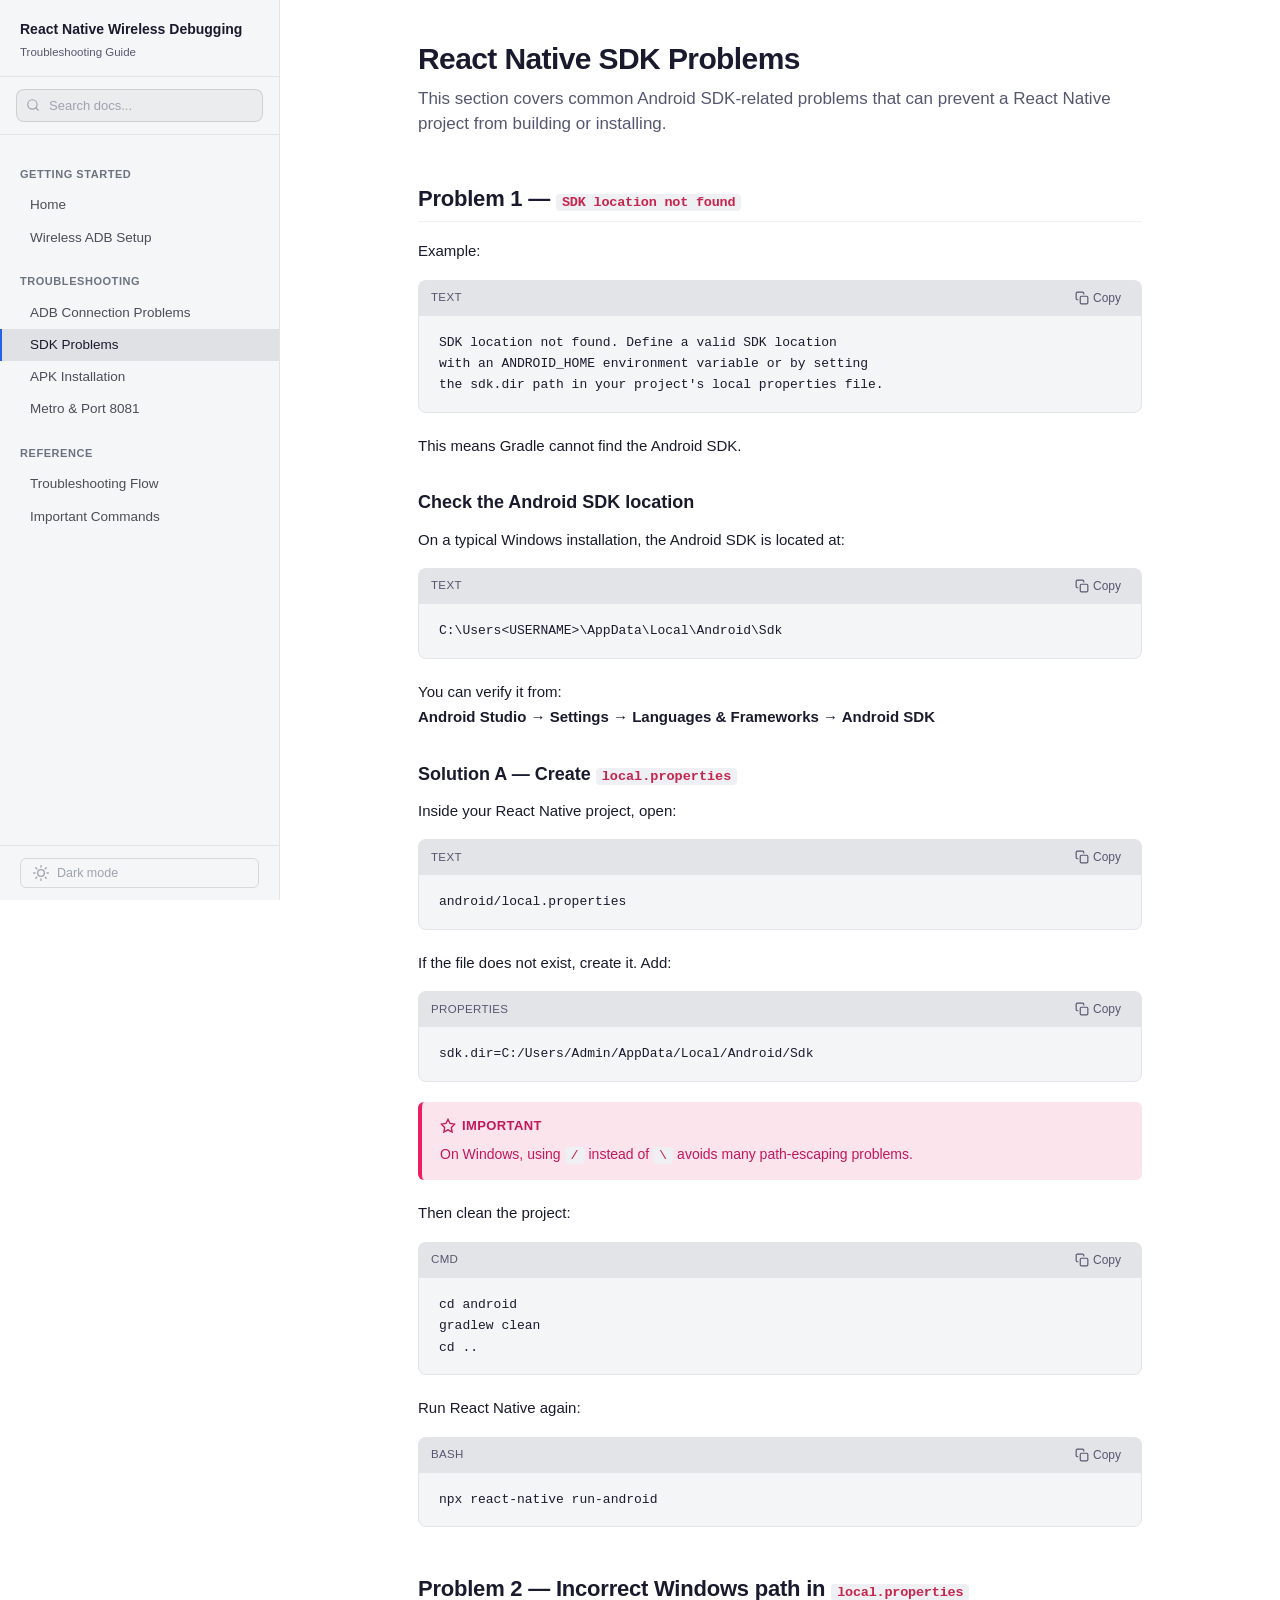
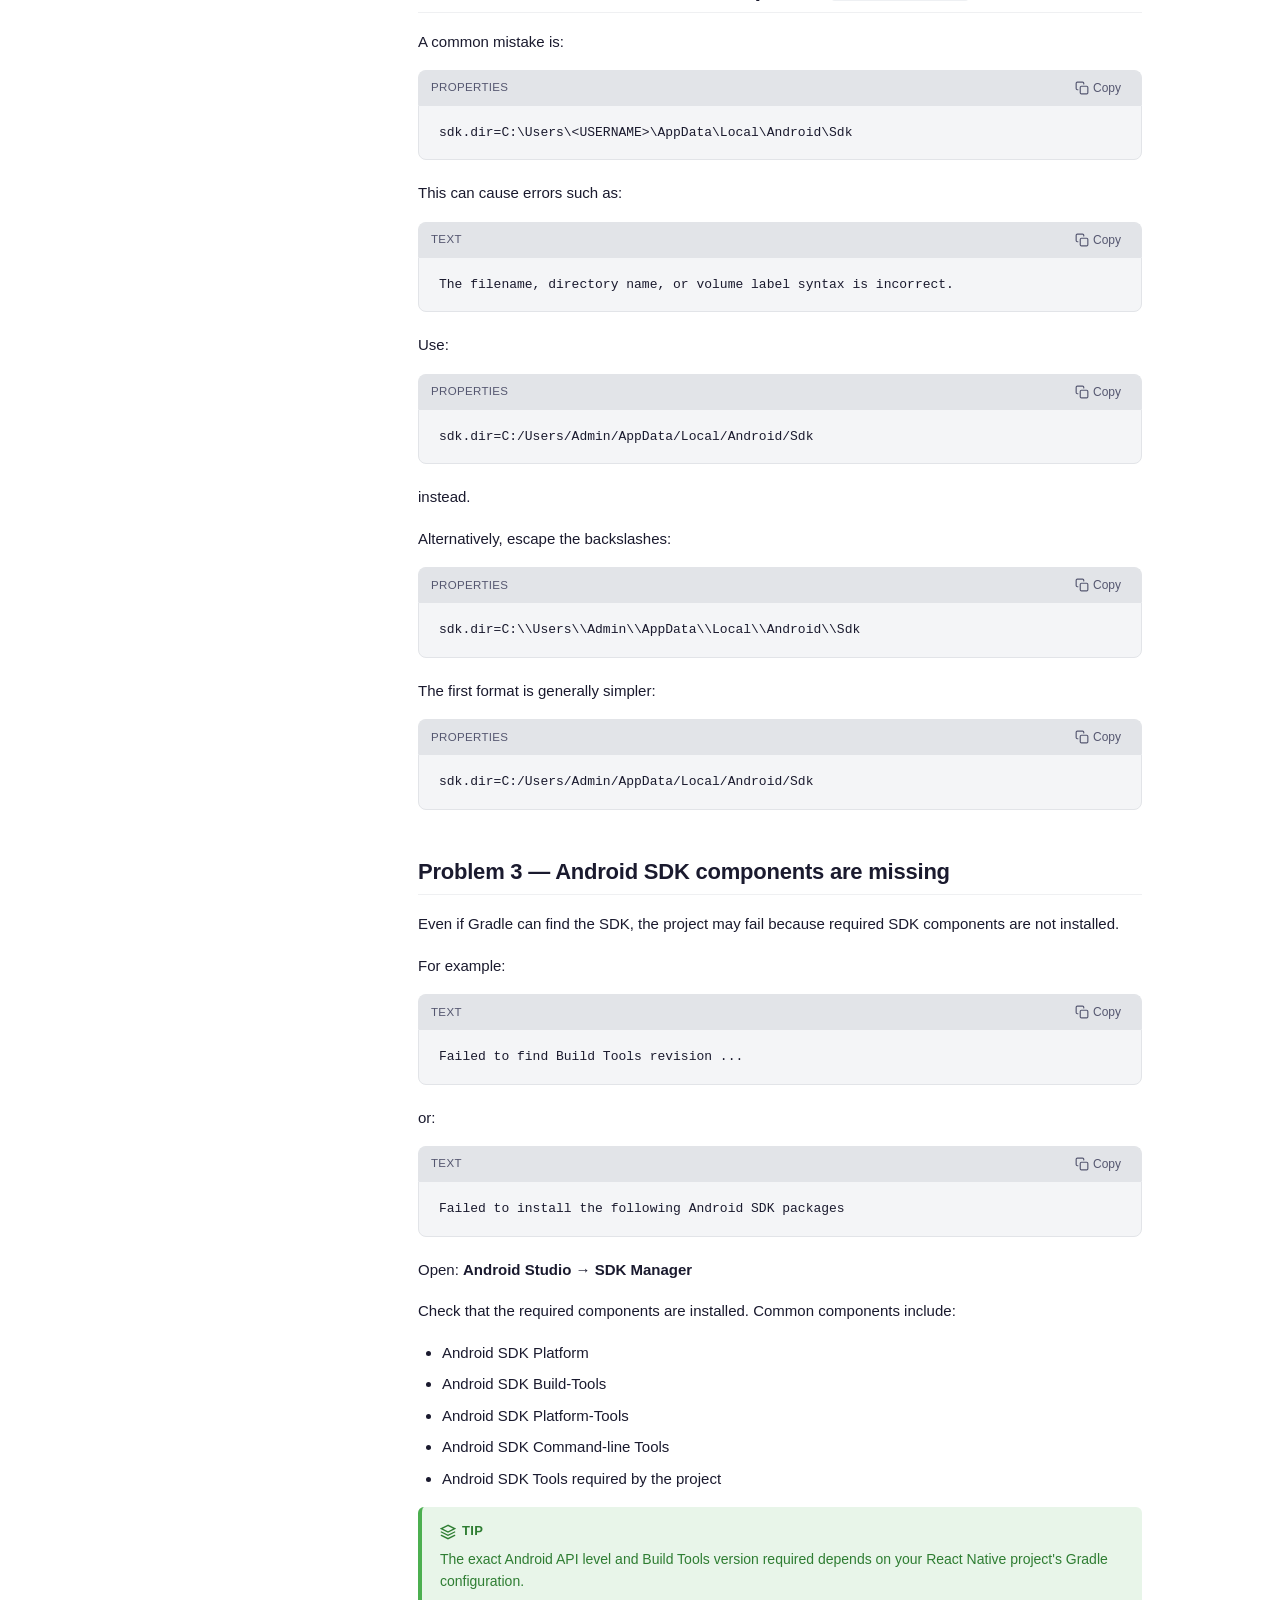
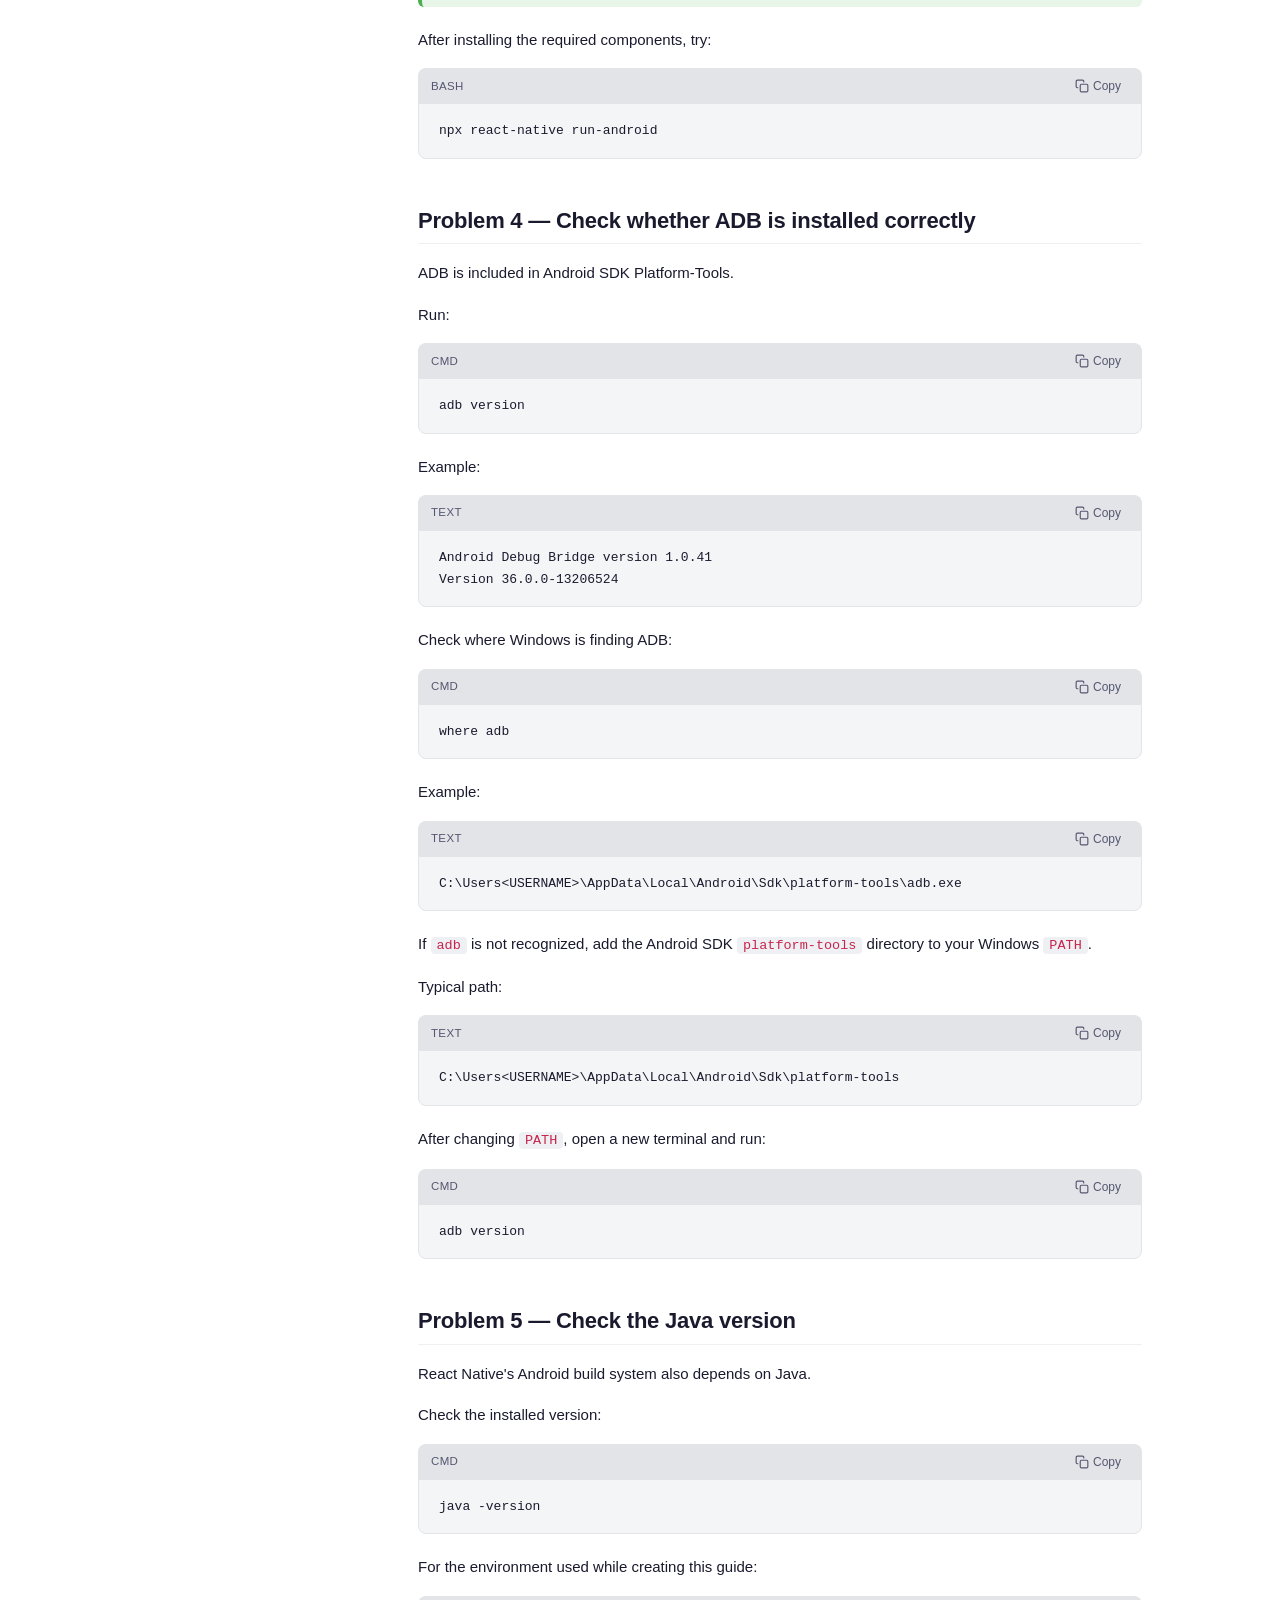
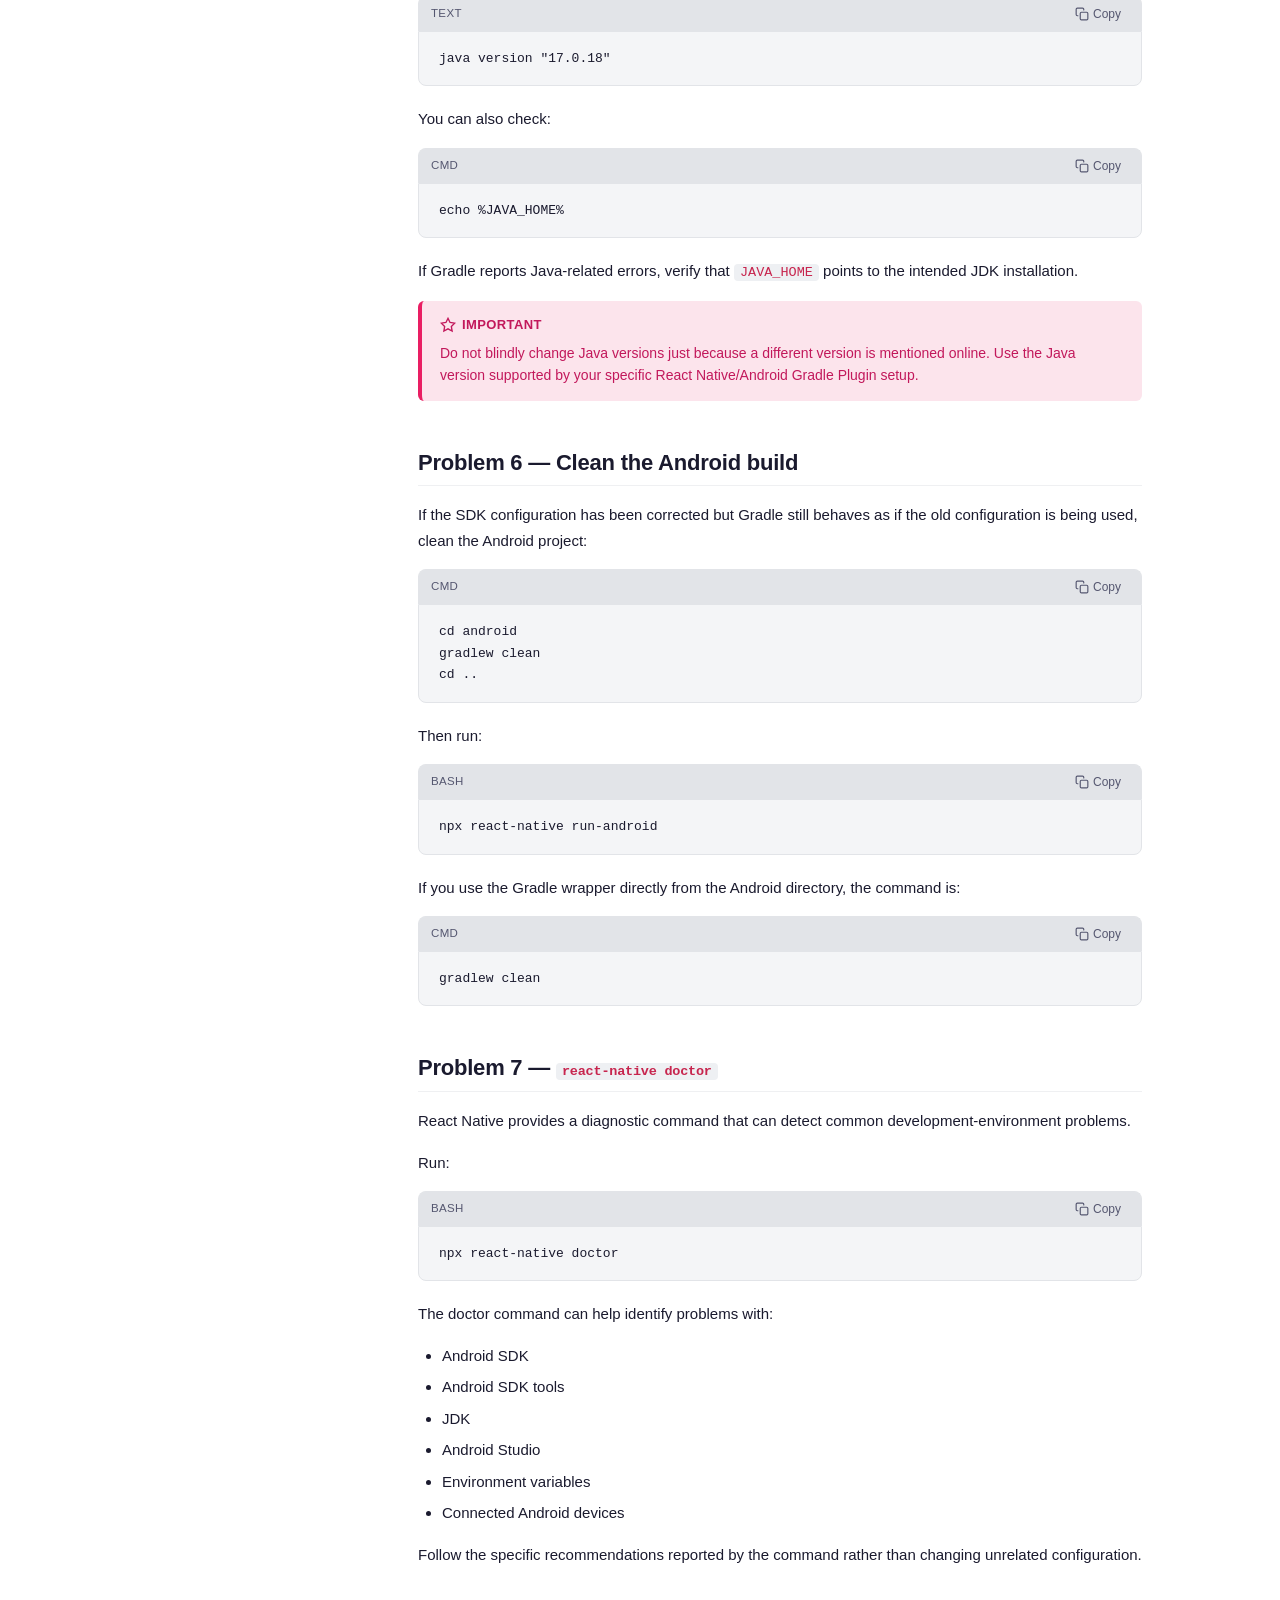
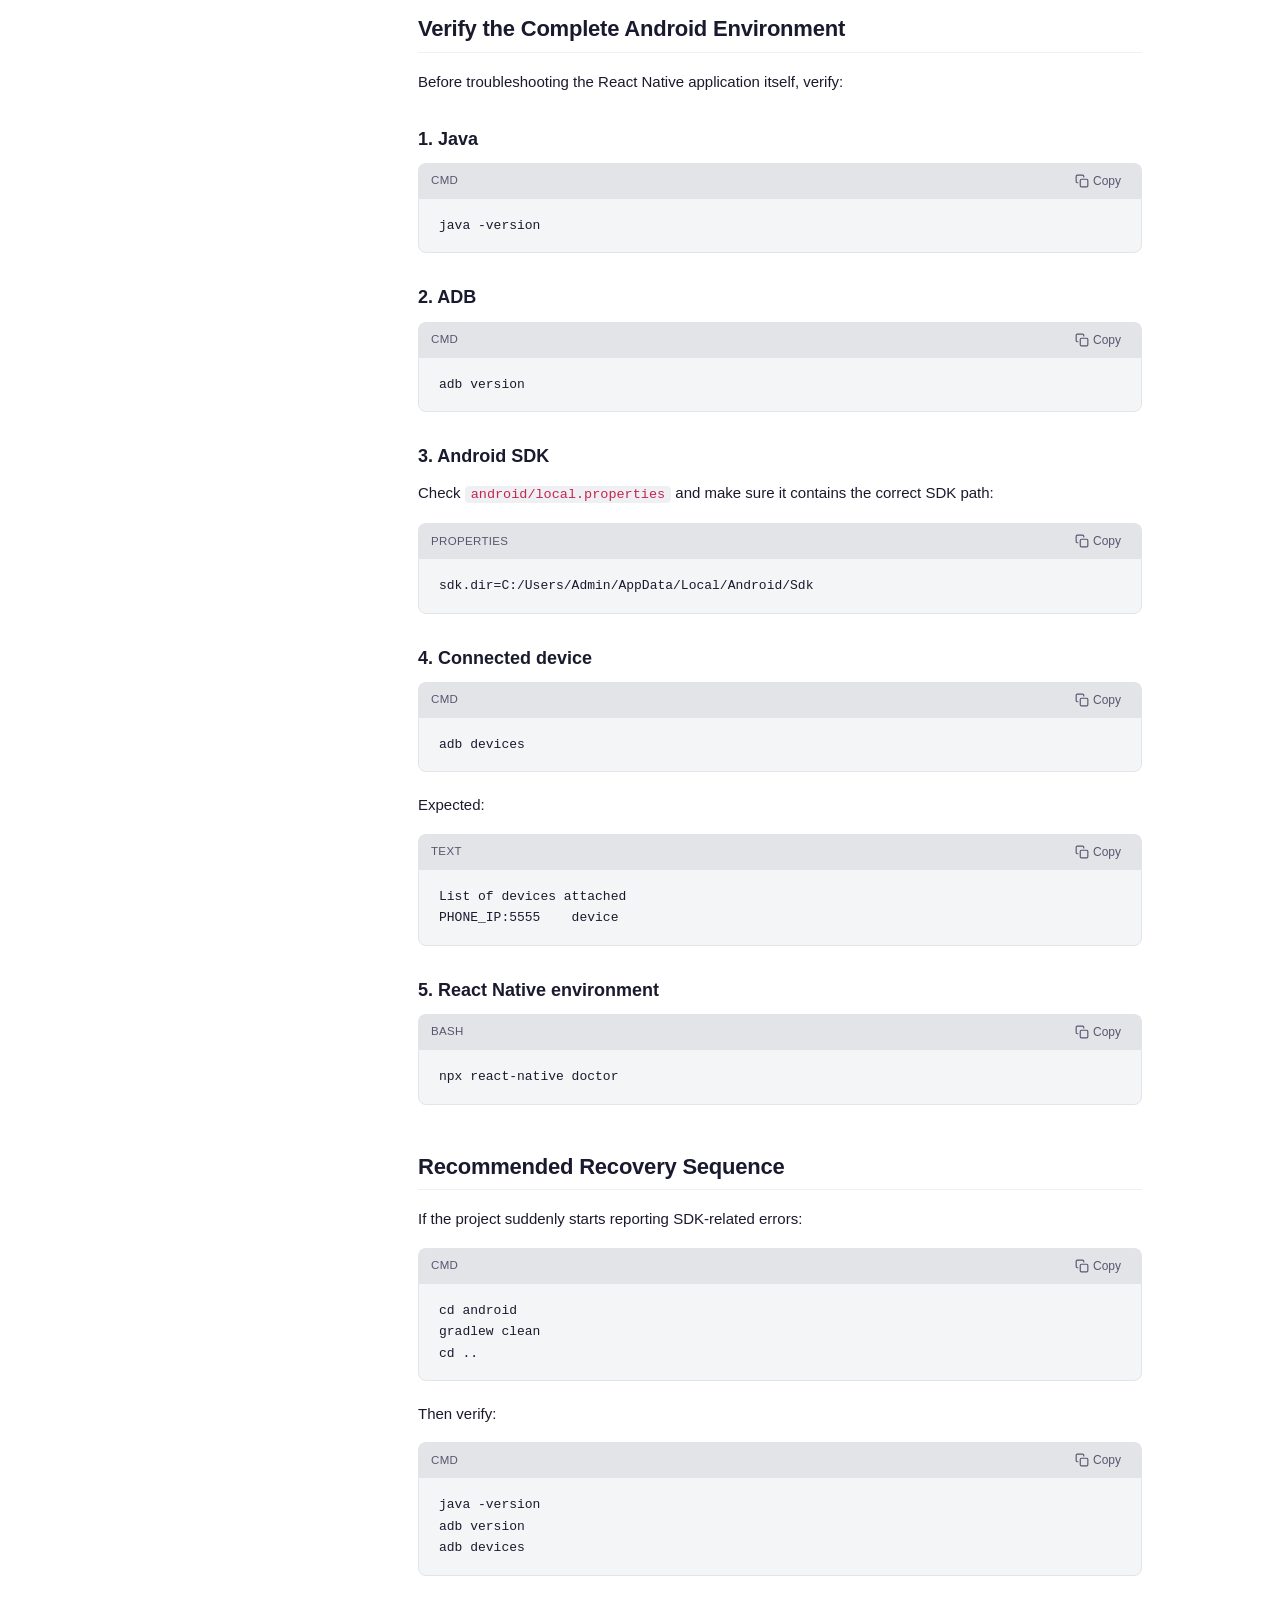
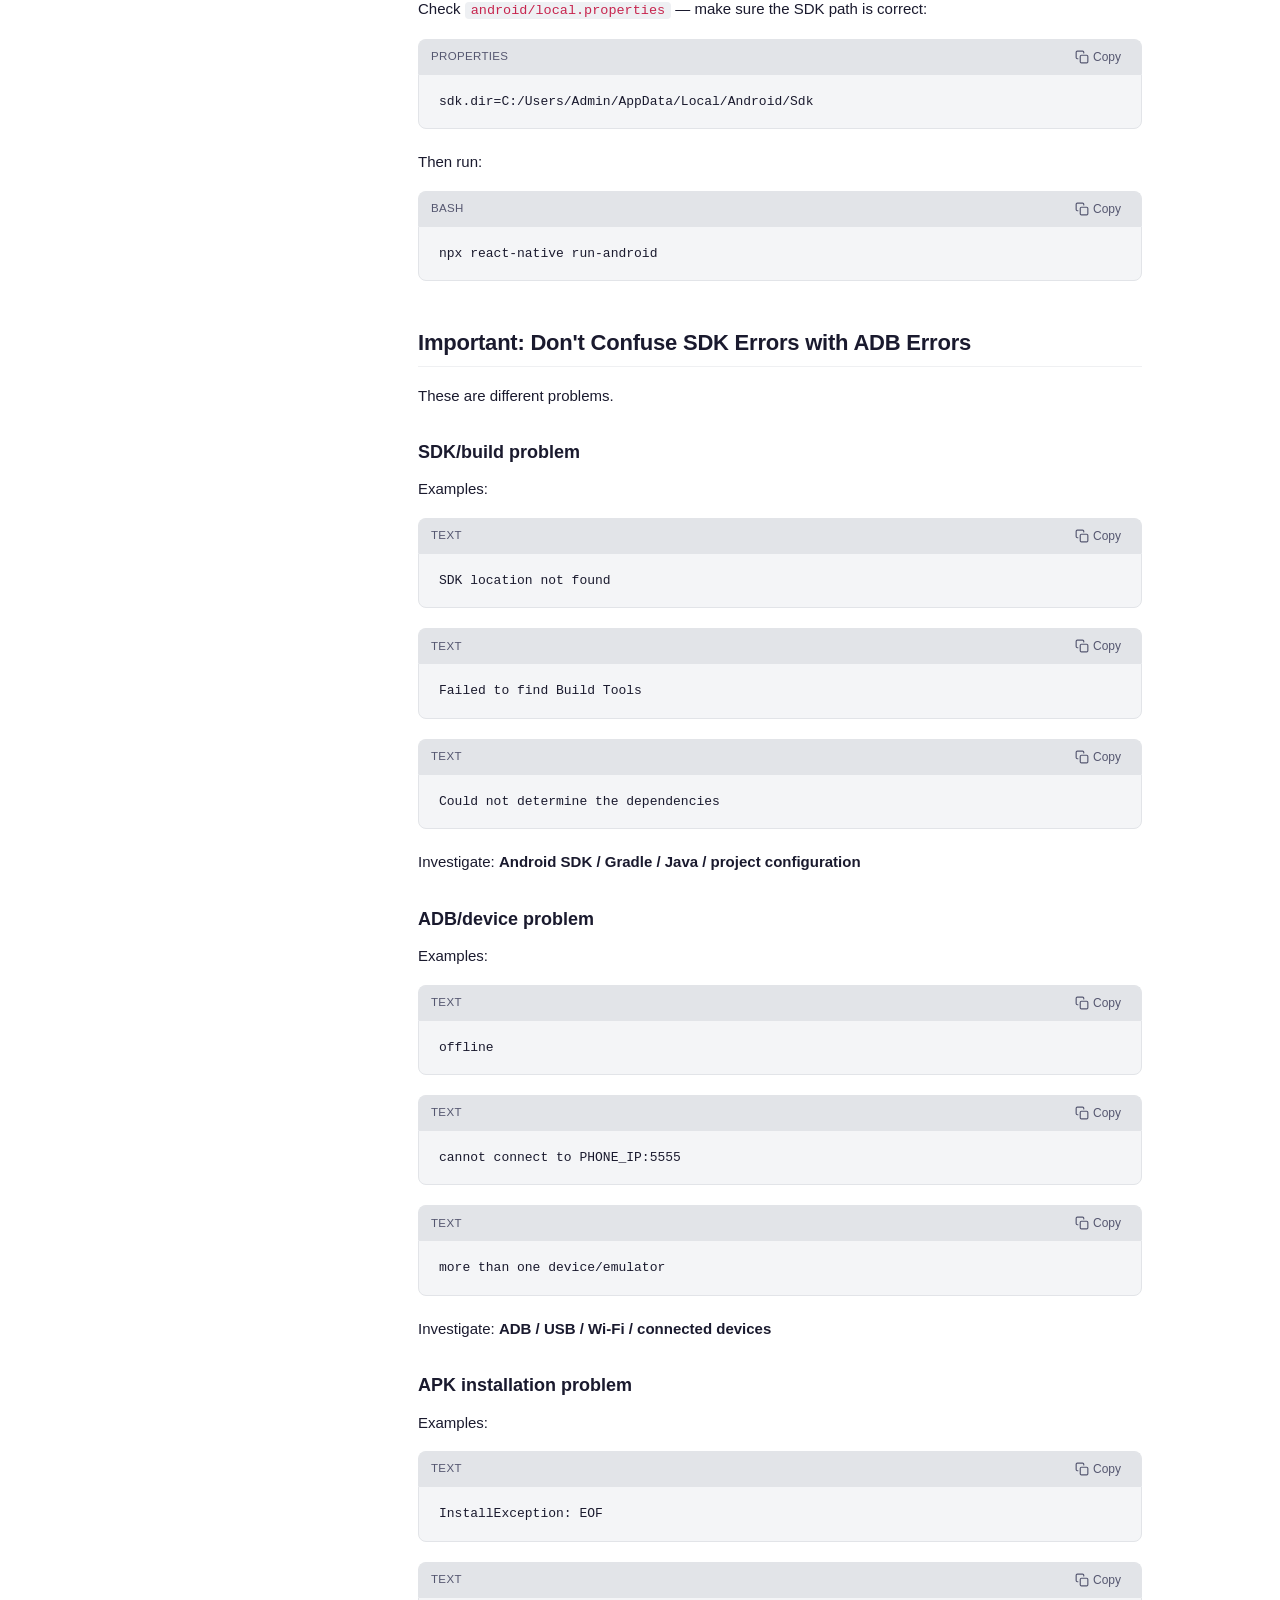
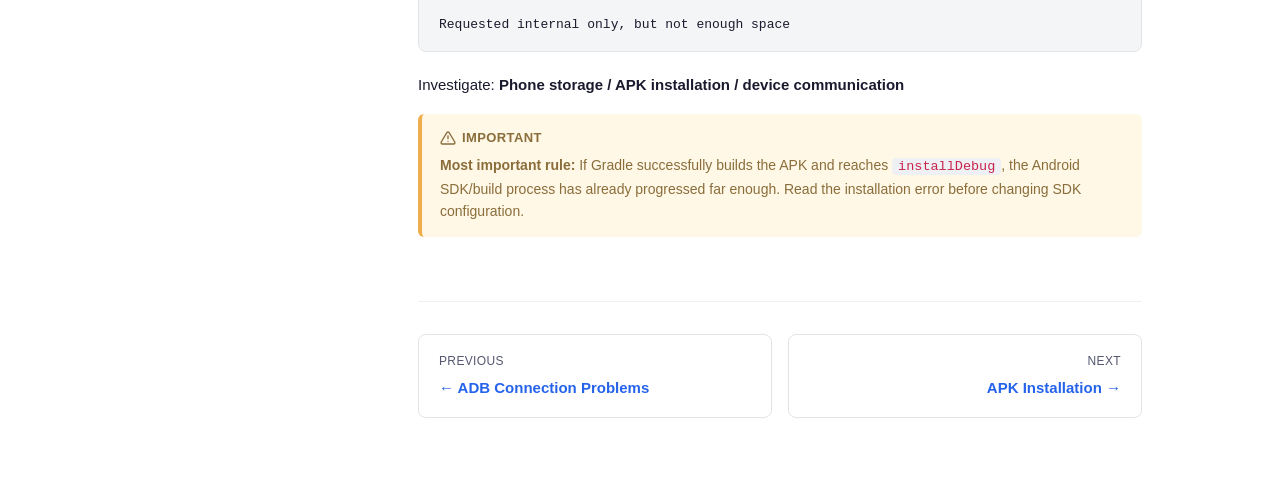
<file: docs/sdk-problems.html>
<!DOCTYPE html>
<html lang="en">
<head>
  <meta charset="UTF-8">
  <meta name="viewport" content="width=device-width, initial-scale=1.0">
  <link rel="icon" type="image/svg+xml" href="favicon.svg">
  <title>SDK Problems - React Native Wireless Debugging</title>
  <meta name="description" content="Common Android SDK-related problems that can prevent a React Native project from building or installing, with solutions for Windows.">
  <meta name="keywords" content="Android SDK, SDK location not found, local.properties, Gradle, Build Tools, React Native build errors">
  <link rel="canonical" href="https://priteshthorat.github.io/react-native-wireless-debugging/sdk-problems.html">
  <link rel="stylesheet" href="css/style.css">
</head>
<body>
  <div class="layout">
    <header class="mobile-header">
      <button class="mobile-menu-btn" aria-label="Open menu">
        <svg viewBox="0 0 24 24" fill="none" stroke="currentColor" stroke-width="2" stroke-linecap="round"><line x1="3" y1="6" x2="21" y2="6"/><line x1="3" y1="12" x2="21" y2="12"/><line x1="3" y1="18" x2="21" y2="18"/></svg>
      </button>
      <span class="mobile-header-title">React Native Wireless Debugging</span>
    </header>
    <div class="sidebar-overlay"></div>

    <aside class="sidebar">
      <div class="sidebar-header">
        <h1>React Native Wireless Debugging</h1>
        <div class="sidebar-subtitle">Troubleshooting Guide</div>
      </div>
      <div class="search-container">
        <div class="search-input-wrapper">
          <svg viewBox="0 0 24 24" fill="none" stroke="currentColor" stroke-width="2" stroke-linecap="round"><circle cx="11" cy="11" r="8"/><line x1="21" y1="21" x2="16.65" y2="16.65"/></svg>
          <input type="text" class="search-input" placeholder="Search docs..." aria-label="Search documentation">
        </div>
        <div class="search-results"></div>
      </div>
      <nav class="sidebar-nav">
        <div class="nav-section">
          <span class="nav-section-title">Getting Started</span>
          <a href="index.html" class="nav-link">Home</a>
          <a href="wireless-setup.html" class="nav-link">Wireless ADB Setup</a>
        </div>
        <div class="nav-section">
          <span class="nav-section-title">Troubleshooting</span>
          <a href="adb-connection.html" class="nav-link">ADB Connection Problems</a>
          <a href="sdk-problems.html" class="nav-link active">SDK Problems</a>
          <a href="apk-installation.html" class="nav-link">APK Installation</a>
          <a href="metro-problems.html" class="nav-link">Metro &amp; Port 8081</a>
        </div>
        <div class="nav-section">
          <span class="nav-section-title">Reference</span>
          <a href="troubleshooting.html" class="nav-link">Troubleshooting Flow</a>
          <a href="commands.html" class="nav-link">Important Commands</a>
        </div>
      </nav>
      <div class="sidebar-footer">
        <button class="theme-toggle" aria-label="Toggle theme">
          <svg class="theme-icon-light" viewBox="0 0 24 24" fill="none" stroke="currentColor" stroke-width="2" stroke-linecap="round"><circle cx="12" cy="12" r="5"/><line x1="12" y1="1" x2="12" y2="3"/><line x1="12" y1="21" x2="12" y2="23"/><line x1="4.22" y1="4.22" x2="5.64" y2="5.64"/><line x1="18.36" y1="18.36" x2="19.78" y2="19.78"/><line x1="1" y1="12" x2="3" y2="12"/><line x1="21" y1="12" x2="23" y2="12"/><line x1="4.22" y1="19.78" x2="5.64" y2="18.36"/><line x1="18.36" y1="5.64" x2="19.78" y2="4.22"/></svg>
          <svg class="theme-icon-dark" viewBox="0 0 24 24" fill="none" stroke="currentColor" stroke-width="2" stroke-linecap="round" style="display:none"><path d="M21 12.79A9 9 0 1 1 11.21 3 7 7 0 0 0 21 12.79z"/></svg>
          <span class="theme-label">Dark mode</span>
        </button>
      </div>
    </aside>

    <main class="main-content">
      <article class="content">
        <h1>React Native SDK Problems</h1>
        <p class="subtitle">This section covers common Android SDK-related problems that can prevent a React Native project from building or installing.</p>

        <h2>Problem 1 &mdash; <code>SDK location not found</code></h2>

        <p>Example:</p>

        <div class="code-block">
          <div class="code-block-header">
            <span class="code-block-lang">text</span>
            <button class="code-block-copy" aria-label="Copy code"><svg viewBox="0 0 24 24" fill="none" stroke="currentColor" stroke-width="2" stroke-linecap="round"><rect x="9" y="9" width="13" height="13" rx="2" ry="2"/><path d="M5 15H4a2 2 0 0 1-2-2V4a2 2 0 0 1 2-2h9a2 2 0 0 1 2 2v1"/></svg><span class="copy-label">Copy</span></button>
          </div>
          <pre><code>SDK location not found. Define a valid SDK location
with an ANDROID_HOME environment variable or by setting
the sdk.dir path in your project's local properties file.</code></pre>
        </div>

        <p>This means Gradle cannot find the Android SDK.</p>

        <h3>Check the Android SDK location</h3>

        <p>On a typical Windows installation, the Android SDK is located at:</p>

        <div class="code-block">
          <div class="code-block-header">
            <span class="code-block-lang">text</span>
            <button class="code-block-copy" aria-label="Copy code"><svg viewBox="0 0 24 24" fill="none" stroke="currentColor" stroke-width="2" stroke-linecap="round"><rect x="9" y="9" width="13" height="13" rx="2" ry="2"/><path d="M5 15H4a2 2 0 0 1-2-2V4a2 2 0 0 1 2-2h9a2 2 0 0 1 2 2v1"/></svg><span class="copy-label">Copy</span></button>
          </div>
          <pre><code>C:\Users&lt;USERNAME&gt;\AppData\Local\Android\Sdk</code></pre>
        </div>

        <p>You can verify it from:<br>
        <strong>Android Studio &rarr; Settings &rarr; Languages &amp; Frameworks &rarr; Android SDK</strong></p>

        <h3>Solution A &mdash; Create <code>local.properties</code></h3>

        <p>Inside your React Native project, open:</p>

        <div class="code-block">
          <div class="code-block-header">
            <span class="code-block-lang">text</span>
            <button class="code-block-copy" aria-label="Copy code"><svg viewBox="0 0 24 24" fill="none" stroke="currentColor" stroke-width="2" stroke-linecap="round"><rect x="9" y="9" width="13" height="13" rx="2" ry="2"/><path d="M5 15H4a2 2 0 0 1-2-2V4a2 2 0 0 1 2-2h9a2 2 0 0 1 2 2v1"/></svg><span class="copy-label">Copy</span></button>
          </div>
          <pre><code>android/local.properties</code></pre>
        </div>

        <p>If the file does not exist, create it. Add:</p>

        <div class="code-block">
          <div class="code-block-header">
            <span class="code-block-lang">properties</span>
            <button class="code-block-copy" aria-label="Copy code"><svg viewBox="0 0 24 24" fill="none" stroke="currentColor" stroke-width="2" stroke-linecap="round"><rect x="9" y="9" width="13" height="13" rx="2" ry="2"/><path d="M5 15H4a2 2 0 0 1-2-2V4a2 2 0 0 1 2-2h9a2 2 0 0 1 2 2v1"/></svg><span class="copy-label">Copy</span></button>
          </div>
          <pre><code>sdk.dir=C:/Users/Admin/AppData/Local/Android/Sdk</code></pre>
        </div>

        <div class="callout callout-important">
          <div class="callout-title">
            <svg viewBox="0 0 24 24" fill="none" stroke="currentColor" stroke-width="2" stroke-linecap="round"><polygon points="12 2 15.09 8.26 22 9.27 17 14.14 18.18 21.02 12 17.77 5.82 21.02 7 14.14 2 9.27 8.91 8.26 12 2"/></svg>
            Important
          </div>
          <p>On Windows, using <code>/</code> instead of <code>\</code> avoids many path-escaping problems.</p>
        </div>

        <p>Then clean the project:</p>

        <div class="code-block">
          <div class="code-block-header">
            <span class="code-block-lang">cmd</span>
            <button class="code-block-copy" aria-label="Copy code"><svg viewBox="0 0 24 24" fill="none" stroke="currentColor" stroke-width="2" stroke-linecap="round"><rect x="9" y="9" width="13" height="13" rx="2" ry="2"/><path d="M5 15H4a2 2 0 0 1-2-2V4a2 2 0 0 1 2-2h9a2 2 0 0 1 2 2v1"/></svg><span class="copy-label">Copy</span></button>
          </div>
          <pre><code>cd android
gradlew clean
cd ..</code></pre>
        </div>

        <p>Run React Native again:</p>

        <div class="code-block">
          <div class="code-block-header">
            <span class="code-block-lang">bash</span>
            <button class="code-block-copy" aria-label="Copy code"><svg viewBox="0 0 24 24" fill="none" stroke="currentColor" stroke-width="2" stroke-linecap="round"><rect x="9" y="9" width="13" height="13" rx="2" ry="2"/><path d="M5 15H4a2 2 0 0 1-2-2V4a2 2 0 0 1 2-2h9a2 2 0 0 1 2 2v1"/></svg><span class="copy-label">Copy</span></button>
          </div>
          <pre><code>npx react-native run-android</code></pre>
        </div>

        <h2>Problem 2 &mdash; Incorrect Windows path in <code>local.properties</code></h2>

        <p>A common mistake is:</p>

        <div class="code-block">
          <div class="code-block-header">
            <span class="code-block-lang">properties</span>
            <button class="code-block-copy" aria-label="Copy code"><svg viewBox="0 0 24 24" fill="none" stroke="currentColor" stroke-width="2" stroke-linecap="round"><rect x="9" y="9" width="13" height="13" rx="2" ry="2"/><path d="M5 15H4a2 2 0 0 1-2-2V4a2 2 0 0 1 2-2h9a2 2 0 0 1 2 2v1"/></svg><span class="copy-label">Copy</span></button>
          </div>
          <pre><code>sdk.dir=C:\Users\&lt;USERNAME&gt;\AppData\Local\Android\Sdk</code></pre>
        </div>

        <p>This can cause errors such as:</p>

        <div class="code-block">
          <div class="code-block-header">
            <span class="code-block-lang">text</span>
            <button class="code-block-copy" aria-label="Copy code"><svg viewBox="0 0 24 24" fill="none" stroke="currentColor" stroke-width="2" stroke-linecap="round"><rect x="9" y="9" width="13" height="13" rx="2" ry="2"/><path d="M5 15H4a2 2 0 0 1-2-2V4a2 2 0 0 1 2-2h9a2 2 0 0 1 2 2v1"/></svg><span class="copy-label">Copy</span></button>
          </div>
          <pre><code>The filename, directory name, or volume label syntax is incorrect.</code></pre>
        </div>

        <p>Use:</p>

        <div class="code-block">
          <div class="code-block-header">
            <span class="code-block-lang">properties</span>
            <button class="code-block-copy" aria-label="Copy code"><svg viewBox="0 0 24 24" fill="none" stroke="currentColor" stroke-width="2" stroke-linecap="round"><rect x="9" y="9" width="13" height="13" rx="2" ry="2"/><path d="M5 15H4a2 2 0 0 1-2-2V4a2 2 0 0 1 2-2h9a2 2 0 0 1 2 2v1"/></svg><span class="copy-label">Copy</span></button>
          </div>
          <pre><code>sdk.dir=C:/Users/Admin/AppData/Local/Android/Sdk</code></pre>
        </div>

        <p>instead.</p>

        <p>Alternatively, escape the backslashes:</p>

        <div class="code-block">
          <div class="code-block-header">
            <span class="code-block-lang">properties</span>
            <button class="code-block-copy" aria-label="Copy code"><svg viewBox="0 0 24 24" fill="none" stroke="currentColor" stroke-width="2" stroke-linecap="round"><rect x="9" y="9" width="13" height="13" rx="2" ry="2"/><path d="M5 15H4a2 2 0 0 1-2-2V4a2 2 0 0 1 2-2h9a2 2 0 0 1 2 2v1"/></svg><span class="copy-label">Copy</span></button>
          </div>
          <pre><code>sdk.dir=C:\\Users\\Admin\\AppData\\Local\\Android\\Sdk</code></pre>
        </div>

        <p>The first format is generally simpler:</p>

        <div class="code-block">
          <div class="code-block-header">
            <span class="code-block-lang">properties</span>
            <button class="code-block-copy" aria-label="Copy code"><svg viewBox="0 0 24 24" fill="none" stroke="currentColor" stroke-width="2" stroke-linecap="round"><rect x="9" y="9" width="13" height="13" rx="2" ry="2"/><path d="M5 15H4a2 2 0 0 1-2-2V4a2 2 0 0 1 2-2h9a2 2 0 0 1 2 2v1"/></svg><span class="copy-label">Copy</span></button>
          </div>
          <pre><code>sdk.dir=C:/Users/Admin/AppData/Local/Android/Sdk</code></pre>
        </div>

        <h2>Problem 3 &mdash; Android SDK components are missing</h2>

        <p>Even if Gradle can find the SDK, the project may fail because required SDK components are not installed.</p>

        <p>For example:</p>

        <div class="code-block">
          <div class="code-block-header">
            <span class="code-block-lang">text</span>
            <button class="code-block-copy" aria-label="Copy code"><svg viewBox="0 0 24 24" fill="none" stroke="currentColor" stroke-width="2" stroke-linecap="round"><rect x="9" y="9" width="13" height="13" rx="2" ry="2"/><path d="M5 15H4a2 2 0 0 1-2-2V4a2 2 0 0 1 2-2h9a2 2 0 0 1 2 2v1"/></svg><span class="copy-label">Copy</span></button>
          </div>
          <pre><code>Failed to find Build Tools revision ...</code></pre>
        </div>

        <p>or:</p>

        <div class="code-block">
          <div class="code-block-header">
            <span class="code-block-lang">text</span>
            <button class="code-block-copy" aria-label="Copy code"><svg viewBox="0 0 24 24" fill="none" stroke="currentColor" stroke-width="2" stroke-linecap="round"><rect x="9" y="9" width="13" height="13" rx="2" ry="2"/><path d="M5 15H4a2 2 0 0 1-2-2V4a2 2 0 0 1 2-2h9a2 2 0 0 1 2 2v1"/></svg><span class="copy-label">Copy</span></button>
          </div>
          <pre><code>Failed to install the following Android SDK packages</code></pre>
        </div>

        <p>Open: <strong>Android Studio &rarr; SDK Manager</strong></p>

        <p>Check that the required components are installed. Common components include:</p>
        <ul>
          <li>Android SDK Platform</li>
          <li>Android SDK Build-Tools</li>
          <li>Android SDK Platform-Tools</li>
          <li>Android SDK Command-line Tools</li>
          <li>Android SDK Tools required by the project</li>
        </ul>

        <div class="callout callout-tip">
          <div class="callout-title">
            <svg viewBox="0 0 24 24" fill="none" stroke="currentColor" stroke-width="2" stroke-linecap="round"><path d="M12 2L2 7l10 5 10-5-10-5z"/><path d="M2 17l10 5 10-5"/><path d="M2 12l10 5 10-5"/></svg>
            Tip
          </div>
          <p>The exact Android API level and Build Tools version required depends on your React Native project's Gradle configuration.</p>
        </div>

        <p>After installing the required components, try:</p>

        <div class="code-block">
          <div class="code-block-header">
            <span class="code-block-lang">bash</span>
            <button class="code-block-copy" aria-label="Copy code"><svg viewBox="0 0 24 24" fill="none" stroke="currentColor" stroke-width="2" stroke-linecap="round"><rect x="9" y="9" width="13" height="13" rx="2" ry="2"/><path d="M5 15H4a2 2 0 0 1-2-2V4a2 2 0 0 1 2-2h9a2 2 0 0 1 2 2v1"/></svg><span class="copy-label">Copy</span></button>
          </div>
          <pre><code>npx react-native run-android</code></pre>
        </div>

        <h2>Problem 4 &mdash; Check whether ADB is installed correctly</h2>

        <p>ADB is included in Android SDK Platform-Tools.</p>

        <p>Run:</p>

        <div class="code-block">
          <div class="code-block-header">
            <span class="code-block-lang">cmd</span>
            <button class="code-block-copy" aria-label="Copy code"><svg viewBox="0 0 24 24" fill="none" stroke="currentColor" stroke-width="2" stroke-linecap="round"><rect x="9" y="9" width="13" height="13" rx="2" ry="2"/><path d="M5 15H4a2 2 0 0 1-2-2V4a2 2 0 0 1 2-2h9a2 2 0 0 1 2 2v1"/></svg><span class="copy-label">Copy</span></button>
          </div>
          <pre><code>adb version</code></pre>
        </div>

        <p>Example:</p>

        <div class="code-block">
          <div class="code-block-header">
            <span class="code-block-lang">text</span>
            <button class="code-block-copy" aria-label="Copy code"><svg viewBox="0 0 24 24" fill="none" stroke="currentColor" stroke-width="2" stroke-linecap="round"><rect x="9" y="9" width="13" height="13" rx="2" ry="2"/><path d="M5 15H4a2 2 0 0 1-2-2V4a2 2 0 0 1 2-2h9a2 2 0 0 1 2 2v1"/></svg><span class="copy-label">Copy</span></button>
          </div>
          <pre><code>Android Debug Bridge version 1.0.41
Version 36.0.0-13206524</code></pre>
        </div>

        <p>Check where Windows is finding ADB:</p>

        <div class="code-block">
          <div class="code-block-header">
            <span class="code-block-lang">cmd</span>
            <button class="code-block-copy" aria-label="Copy code"><svg viewBox="0 0 24 24" fill="none" stroke="currentColor" stroke-width="2" stroke-linecap="round"><rect x="9" y="9" width="13" height="13" rx="2" ry="2"/><path d="M5 15H4a2 2 0 0 1-2-2V4a2 2 0 0 1 2-2h9a2 2 0 0 1 2 2v1"/></svg><span class="copy-label">Copy</span></button>
          </div>
          <pre><code>where adb</code></pre>
        </div>

        <p>Example:</p>

        <div class="code-block">
          <div class="code-block-header">
            <span class="code-block-lang">text</span>
            <button class="code-block-copy" aria-label="Copy code"><svg viewBox="0 0 24 24" fill="none" stroke="currentColor" stroke-width="2" stroke-linecap="round"><rect x="9" y="9" width="13" height="13" rx="2" ry="2"/><path d="M5 15H4a2 2 0 0 1-2-2V4a2 2 0 0 1 2-2h9a2 2 0 0 1 2 2v1"/></svg><span class="copy-label">Copy</span></button>
          </div>
          <pre><code>C:\Users&lt;USERNAME&gt;\AppData\Local\Android\Sdk\platform-tools\adb.exe</code></pre>
        </div>

        <p>If <code>adb</code> is not recognized, add the Android SDK <code>platform-tools</code> directory to your Windows <code>PATH</code>.</p>

        <p>Typical path:</p>

        <div class="code-block">
          <div class="code-block-header">
            <span class="code-block-lang">text</span>
            <button class="code-block-copy" aria-label="Copy code"><svg viewBox="0 0 24 24" fill="none" stroke="currentColor" stroke-width="2" stroke-linecap="round"><rect x="9" y="9" width="13" height="13" rx="2" ry="2"/><path d="M5 15H4a2 2 0 0 1-2-2V4a2 2 0 0 1 2-2h9a2 2 0 0 1 2 2v1"/></svg><span class="copy-label">Copy</span></button>
          </div>
          <pre><code>C:\Users&lt;USERNAME&gt;\AppData\Local\Android\Sdk\platform-tools</code></pre>
        </div>

        <p>After changing <code>PATH</code>, open a new terminal and run:</p>

        <div class="code-block">
          <div class="code-block-header">
            <span class="code-block-lang">cmd</span>
            <button class="code-block-copy" aria-label="Copy code"><svg viewBox="0 0 24 24" fill="none" stroke="currentColor" stroke-width="2" stroke-linecap="round"><rect x="9" y="9" width="13" height="13" rx="2" ry="2"/><path d="M5 15H4a2 2 0 0 1-2-2V4a2 2 0 0 1 2-2h9a2 2 0 0 1 2 2v1"/></svg><span class="copy-label">Copy</span></button>
          </div>
          <pre><code>adb version</code></pre>
        </div>

        <h2>Problem 5 &mdash; Check the Java version</h2>

        <p>React Native's Android build system also depends on Java.</p>

        <p>Check the installed version:</p>

        <div class="code-block">
          <div class="code-block-header">
            <span class="code-block-lang">cmd</span>
            <button class="code-block-copy" aria-label="Copy code"><svg viewBox="0 0 24 24" fill="none" stroke="currentColor" stroke-width="2" stroke-linecap="round"><rect x="9" y="9" width="13" height="13" rx="2" ry="2"/><path d="M5 15H4a2 2 0 0 1-2-2V4a2 2 0 0 1 2-2h9a2 2 0 0 1 2 2v1"/></svg><span class="copy-label">Copy</span></button>
          </div>
          <pre><code>java -version</code></pre>
        </div>

        <p>For the environment used while creating this guide:</p>

        <div class="code-block">
          <div class="code-block-header">
            <span class="code-block-lang">text</span>
            <button class="code-block-copy" aria-label="Copy code"><svg viewBox="0 0 24 24" fill="none" stroke="currentColor" stroke-width="2" stroke-linecap="round"><rect x="9" y="9" width="13" height="13" rx="2" ry="2"/><path d="M5 15H4a2 2 0 0 1-2-2V4a2 2 0 0 1 2-2h9a2 2 0 0 1 2 2v1"/></svg><span class="copy-label">Copy</span></button>
          </div>
          <pre><code>java version "17.0.18"</code></pre>
        </div>

        <p>You can also check:</p>

        <div class="code-block">
          <div class="code-block-header">
            <span class="code-block-lang">cmd</span>
            <button class="code-block-copy" aria-label="Copy code"><svg viewBox="0 0 24 24" fill="none" stroke="currentColor" stroke-width="2" stroke-linecap="round"><rect x="9" y="9" width="13" height="13" rx="2" ry="2"/><path d="M5 15H4a2 2 0 0 1-2-2V4a2 2 0 0 1 2-2h9a2 2 0 0 1 2 2v1"/></svg><span class="copy-label">Copy</span></button>
          </div>
          <pre><code>echo %JAVA_HOME%</code></pre>
        </div>

        <p>If Gradle reports Java-related errors, verify that <code>JAVA_HOME</code> points to the intended JDK installation.</p>

        <div class="callout callout-important">
          <div class="callout-title">
            <svg viewBox="0 0 24 24" fill="none" stroke="currentColor" stroke-width="2" stroke-linecap="round"><polygon points="12 2 15.09 8.26 22 9.27 17 14.14 18.18 21.02 12 17.77 5.82 21.02 7 14.14 2 9.27 8.91 8.26 12 2"/></svg>
            Important
          </div>
          <p>Do not blindly change Java versions just because a different version is mentioned online. Use the Java version supported by your specific React Native/Android Gradle Plugin setup.</p>
        </div>

        <h2>Problem 6 &mdash; Clean the Android build</h2>

        <p>If the SDK configuration has been corrected but Gradle still behaves as if the old configuration is being used, clean the Android project:</p>

        <div class="code-block">
          <div class="code-block-header">
            <span class="code-block-lang">cmd</span>
            <button class="code-block-copy" aria-label="Copy code"><svg viewBox="0 0 24 24" fill="none" stroke="currentColor" stroke-width="2" stroke-linecap="round"><rect x="9" y="9" width="13" height="13" rx="2" ry="2"/><path d="M5 15H4a2 2 0 0 1-2-2V4a2 2 0 0 1 2-2h9a2 2 0 0 1 2 2v1"/></svg><span class="copy-label">Copy</span></button>
          </div>
          <pre><code>cd android
gradlew clean
cd ..</code></pre>
        </div>

        <p>Then run:</p>

        <div class="code-block">
          <div class="code-block-header">
            <span class="code-block-lang">bash</span>
            <button class="code-block-copy" aria-label="Copy code"><svg viewBox="0 0 24 24" fill="none" stroke="currentColor" stroke-width="2" stroke-linecap="round"><rect x="9" y="9" width="13" height="13" rx="2" ry="2"/><path d="M5 15H4a2 2 0 0 1-2-2V4a2 2 0 0 1 2-2h9a2 2 0 0 1 2 2v1"/></svg><span class="copy-label">Copy</span></button>
          </div>
          <pre><code>npx react-native run-android</code></pre>
        </div>

        <p>If you use the Gradle wrapper directly from the Android directory, the command is:</p>

        <div class="code-block">
          <div class="code-block-header">
            <span class="code-block-lang">cmd</span>
            <button class="code-block-copy" aria-label="Copy code"><svg viewBox="0 0 24 24" fill="none" stroke="currentColor" stroke-width="2" stroke-linecap="round"><rect x="9" y="9" width="13" height="13" rx="2" ry="2"/><path d="M5 15H4a2 2 0 0 1-2-2V4a2 2 0 0 1 2-2h9a2 2 0 0 1 2 2v1"/></svg><span class="copy-label">Copy</span></button>
          </div>
          <pre><code>gradlew clean</code></pre>
        </div>

        <h2>Problem 7 &mdash; <code>react-native doctor</code></h2>

        <p>React Native provides a diagnostic command that can detect common development-environment problems.</p>

        <p>Run:</p>

        <div class="code-block">
          <div class="code-block-header">
            <span class="code-block-lang">bash</span>
            <button class="code-block-copy" aria-label="Copy code"><svg viewBox="0 0 24 24" fill="none" stroke="currentColor" stroke-width="2" stroke-linecap="round"><rect x="9" y="9" width="13" height="13" rx="2" ry="2"/><path d="M5 15H4a2 2 0 0 1-2-2V4a2 2 0 0 1 2-2h9a2 2 0 0 1 2 2v1"/></svg><span class="copy-label">Copy</span></button>
          </div>
          <pre><code>npx react-native doctor</code></pre>
        </div>

        <p>The doctor command can help identify problems with:</p>
        <ul>
          <li>Android SDK</li>
          <li>Android SDK tools</li>
          <li>JDK</li>
          <li>Android Studio</li>
          <li>Environment variables</li>
          <li>Connected Android devices</li>
        </ul>

        <p>Follow the specific recommendations reported by the command rather than changing unrelated configuration.</p>

        <h2>Verify the Complete Android Environment</h2>

        <p>Before troubleshooting the React Native application itself, verify:</p>

        <h3>1. Java</h3>

        <div class="code-block">
          <div class="code-block-header">
            <span class="code-block-lang">cmd</span>
            <button class="code-block-copy" aria-label="Copy code"><svg viewBox="0 0 24 24" fill="none" stroke="currentColor" stroke-width="2" stroke-linecap="round"><rect x="9" y="9" width="13" height="13" rx="2" ry="2"/><path d="M5 15H4a2 2 0 0 1-2-2V4a2 2 0 0 1 2-2h9a2 2 0 0 1 2 2v1"/></svg><span class="copy-label">Copy</span></button>
          </div>
          <pre><code>java -version</code></pre>
        </div>

        <h3>2. ADB</h3>

        <div class="code-block">
          <div class="code-block-header">
            <span class="code-block-lang">cmd</span>
            <button class="code-block-copy" aria-label="Copy code"><svg viewBox="0 0 24 24" fill="none" stroke="currentColor" stroke-width="2" stroke-linecap="round"><rect x="9" y="9" width="13" height="13" rx="2" ry="2"/><path d="M5 15H4a2 2 0 0 1-2-2V4a2 2 0 0 1 2-2h9a2 2 0 0 1 2 2v1"/></svg><span class="copy-label">Copy</span></button>
          </div>
          <pre><code>adb version</code></pre>
        </div>

        <h3>3. Android SDK</h3>

        <p>Check <code>android/local.properties</code> and make sure it contains the correct SDK path:</p>

        <div class="code-block">
          <div class="code-block-header">
            <span class="code-block-lang">properties</span>
            <button class="code-block-copy" aria-label="Copy code"><svg viewBox="0 0 24 24" fill="none" stroke="currentColor" stroke-width="2" stroke-linecap="round"><rect x="9" y="9" width="13" height="13" rx="2" ry="2"/><path d="M5 15H4a2 2 0 0 1-2-2V4a2 2 0 0 1 2-2h9a2 2 0 0 1 2 2v1"/></svg><span class="copy-label">Copy</span></button>
          </div>
          <pre><code>sdk.dir=C:/Users/Admin/AppData/Local/Android/Sdk</code></pre>
        </div>

        <h3>4. Connected device</h3>

        <div class="code-block">
          <div class="code-block-header">
            <span class="code-block-lang">cmd</span>
            <button class="code-block-copy" aria-label="Copy code"><svg viewBox="0 0 24 24" fill="none" stroke="currentColor" stroke-width="2" stroke-linecap="round"><rect x="9" y="9" width="13" height="13" rx="2" ry="2"/><path d="M5 15H4a2 2 0 0 1-2-2V4a2 2 0 0 1 2-2h9a2 2 0 0 1 2 2v1"/></svg><span class="copy-label">Copy</span></button>
          </div>
          <pre><code>adb devices</code></pre>
        </div>

        <p>Expected:</p>

        <div class="code-block">
          <div class="code-block-header">
            <span class="code-block-lang">text</span>
            <button class="code-block-copy" aria-label="Copy code"><svg viewBox="0 0 24 24" fill="none" stroke="currentColor" stroke-width="2" stroke-linecap="round"><rect x="9" y="9" width="13" height="13" rx="2" ry="2"/><path d="M5 15H4a2 2 0 0 1-2-2V4a2 2 0 0 1 2-2h9a2 2 0 0 1 2 2v1"/></svg><span class="copy-label">Copy</span></button>
          </div>
          <pre><code>List of devices attached
PHONE_IP:5555    device</code></pre>
        </div>

        <h3>5. React Native environment</h3>

        <div class="code-block">
          <div class="code-block-header">
            <span class="code-block-lang">bash</span>
            <button class="code-block-copy" aria-label="Copy code"><svg viewBox="0 0 24 24" fill="none" stroke="currentColor" stroke-width="2" stroke-linecap="round"><rect x="9" y="9" width="13" height="13" rx="2" ry="2"/><path d="M5 15H4a2 2 0 0 1-2-2V4a2 2 0 0 1 2-2h9a2 2 0 0 1 2 2v1"/></svg><span class="copy-label">Copy</span></button>
          </div>
          <pre><code>npx react-native doctor</code></pre>
        </div>

        <h2>Recommended Recovery Sequence</h2>

        <p>If the project suddenly starts reporting SDK-related errors:</p>

        <div class="code-block">
          <div class="code-block-header">
            <span class="code-block-lang">cmd</span>
            <button class="code-block-copy" aria-label="Copy code"><svg viewBox="0 0 24 24" fill="none" stroke="currentColor" stroke-width="2" stroke-linecap="round"><rect x="9" y="9" width="13" height="13" rx="2" ry="2"/><path d="M5 15H4a2 2 0 0 1-2-2V4a2 2 0 0 1 2-2h9a2 2 0 0 1 2 2v1"/></svg><span class="copy-label">Copy</span></button>
          </div>
          <pre><code>cd android
gradlew clean
cd ..</code></pre>
        </div>

        <p>Then verify:</p>

        <div class="code-block">
          <div class="code-block-header">
            <span class="code-block-lang">cmd</span>
            <button class="code-block-copy" aria-label="Copy code"><svg viewBox="0 0 24 24" fill="none" stroke="currentColor" stroke-width="2" stroke-linecap="round"><rect x="9" y="9" width="13" height="13" rx="2" ry="2"/><path d="M5 15H4a2 2 0 0 1-2-2V4a2 2 0 0 1 2-2h9a2 2 0 0 1 2 2v1"/></svg><span class="copy-label">Copy</span></button>
          </div>
          <pre><code>java -version
adb version
adb devices</code></pre>
        </div>

        <p>Check <code>android/local.properties</code> &mdash; make sure the SDK path is correct:</p>

        <div class="code-block">
          <div class="code-block-header">
            <span class="code-block-lang">properties</span>
            <button class="code-block-copy" aria-label="Copy code"><svg viewBox="0 0 24 24" fill="none" stroke="currentColor" stroke-width="2" stroke-linecap="round"><rect x="9" y="9" width="13" height="13" rx="2" ry="2"/><path d="M5 15H4a2 2 0 0 1-2-2V4a2 2 0 0 1 2-2h9a2 2 0 0 1 2 2v1"/></svg><span class="copy-label">Copy</span></button>
          </div>
          <pre><code>sdk.dir=C:/Users/Admin/AppData/Local/Android/Sdk</code></pre>
        </div>

        <p>Then run:</p>

        <div class="code-block">
          <div class="code-block-header">
            <span class="code-block-lang">bash</span>
            <button class="code-block-copy" aria-label="Copy code"><svg viewBox="0 0 24 24" fill="none" stroke="currentColor" stroke-width="2" stroke-linecap="round"><rect x="9" y="9" width="13" height="13" rx="2" ry="2"/><path d="M5 15H4a2 2 0 0 1-2-2V4a2 2 0 0 1 2-2h9a2 2 0 0 1 2 2v1"/></svg><span class="copy-label">Copy</span></button>
          </div>
          <pre><code>npx react-native run-android</code></pre>
        </div>

        <h2>Important: Don't Confuse SDK Errors with ADB Errors</h2>

        <p>These are different problems.</p>

        <h3>SDK/build problem</h3>

        <p>Examples:</p>

        <div class="code-block">
          <div class="code-block-header">
            <span class="code-block-lang">text</span>
            <button class="code-block-copy" aria-label="Copy code"><svg viewBox="0 0 24 24" fill="none" stroke="currentColor" stroke-width="2" stroke-linecap="round"><rect x="9" y="9" width="13" height="13" rx="2" ry="2"/><path d="M5 15H4a2 2 0 0 1-2-2V4a2 2 0 0 1 2-2h9a2 2 0 0 1 2 2v1"/></svg><span class="copy-label">Copy</span></button>
          </div>
          <pre><code>SDK location not found</code></pre>
        </div>

        <div class="code-block">
          <div class="code-block-header">
            <span class="code-block-lang">text</span>
            <button class="code-block-copy" aria-label="Copy code"><svg viewBox="0 0 24 24" fill="none" stroke="currentColor" stroke-width="2" stroke-linecap="round"><rect x="9" y="9" width="13" height="13" rx="2" ry="2"/><path d="M5 15H4a2 2 0 0 1-2-2V4a2 2 0 0 1 2-2h9a2 2 0 0 1 2 2v1"/></svg><span class="copy-label">Copy</span></button>
          </div>
          <pre><code>Failed to find Build Tools</code></pre>
        </div>

        <div class="code-block">
          <div class="code-block-header">
            <span class="code-block-lang">text</span>
            <button class="code-block-copy" aria-label="Copy code"><svg viewBox="0 0 24 24" fill="none" stroke="currentColor" stroke-width="2" stroke-linecap="round"><rect x="9" y="9" width="13" height="13" rx="2" ry="2"/><path d="M5 15H4a2 2 0 0 1-2-2V4a2 2 0 0 1 2-2h9a2 2 0 0 1 2 2v1"/></svg><span class="copy-label">Copy</span></button>
          </div>
          <pre><code>Could not determine the dependencies</code></pre>
        </div>

        <p>Investigate: <strong>Android SDK / Gradle / Java / project configuration</strong></p>

        <h3>ADB/device problem</h3>

        <p>Examples:</p>

        <div class="code-block">
          <div class="code-block-header">
            <span class="code-block-lang">text</span>
            <button class="code-block-copy" aria-label="Copy code"><svg viewBox="0 0 24 24" fill="none" stroke="currentColor" stroke-width="2" stroke-linecap="round"><rect x="9" y="9" width="13" height="13" rx="2" ry="2"/><path d="M5 15H4a2 2 0 0 1-2-2V4a2 2 0 0 1 2-2h9a2 2 0 0 1 2 2v1"/></svg><span class="copy-label">Copy</span></button>
          </div>
          <pre><code>offline</code></pre>
        </div>

        <div class="code-block">
          <div class="code-block-header">
            <span class="code-block-lang">text</span>
            <button class="code-block-copy" aria-label="Copy code"><svg viewBox="0 0 24 24" fill="none" stroke="currentColor" stroke-width="2" stroke-linecap="round"><rect x="9" y="9" width="13" height="13" rx="2" ry="2"/><path d="M5 15H4a2 2 0 0 1-2-2V4a2 2 0 0 1 2-2h9a2 2 0 0 1 2 2v1"/></svg><span class="copy-label">Copy</span></button>
          </div>
          <pre><code>cannot connect to PHONE_IP:5555</code></pre>
        </div>

        <div class="code-block">
          <div class="code-block-header">
            <span class="code-block-lang">text</span>
            <button class="code-block-copy" aria-label="Copy code"><svg viewBox="0 0 24 24" fill="none" stroke="currentColor" stroke-width="2" stroke-linecap="round"><rect x="9" y="9" width="13" height="13" rx="2" ry="2"/><path d="M5 15H4a2 2 0 0 1-2-2V4a2 2 0 0 1 2-2h9a2 2 0 0 1 2 2v1"/></svg><span class="copy-label">Copy</span></button>
          </div>
          <pre><code>more than one device/emulator</code></pre>
        </div>

        <p>Investigate: <strong>ADB / USB / Wi-Fi / connected devices</strong></p>

        <h3>APK installation problem</h3>

        <p>Examples:</p>

        <div class="code-block">
          <div class="code-block-header">
            <span class="code-block-lang">text</span>
            <button class="code-block-copy" aria-label="Copy code"><svg viewBox="0 0 24 24" fill="none" stroke="currentColor" stroke-width="2" stroke-linecap="round"><rect x="9" y="9" width="13" height="13" rx="2" ry="2"/><path d="M5 15H4a2 2 0 0 1-2-2V4a2 2 0 0 1 2-2h9a2 2 0 0 1 2 2v1"/></svg><span class="copy-label">Copy</span></button>
          </div>
          <pre><code>InstallException: EOF</code></pre>
        </div>

        <div class="code-block">
          <div class="code-block-header">
            <span class="code-block-lang">text</span>
            <button class="code-block-copy" aria-label="Copy code"><svg viewBox="0 0 24 24" fill="none" stroke="currentColor" stroke-width="2" stroke-linecap="round"><rect x="9" y="9" width="13" height="13" rx="2" ry="2"/><path d="M5 15H4a2 2 0 0 1-2-2V4a2 2 0 0 1 2-2h9a2 2 0 0 1 2 2v1"/></svg><span class="copy-label">Copy</span></button>
          </div>
          <pre><code>Requested internal only, but not enough space</code></pre>
        </div>

        <p>Investigate: <strong>Phone storage / APK installation / device communication</strong></p>

        <div class="callout callout-warning">
          <div class="callout-title">
            <svg viewBox="0 0 24 24" fill="none" stroke="currentColor" stroke-width="2" stroke-linecap="round"><path d="M10.29 3.86L1.82 18a2 2 0 0 0 1.71 3h16.94a2 2 0 0 0 1.71-3L13.71 3.86a2 2 0 0 0-3.42 0z"/><line x1="12" y1="9" x2="12" y2="13"/><line x1="12" y1="17" x2="12.01" y2="17"/></svg>
            Important
          </div>
          <p><strong>Most important rule:</strong> If Gradle successfully builds the APK and reaches <code>installDebug</code>, the Android SDK/build process has already progressed far enough. Read the installation error before changing SDK configuration.</p>
        </div>

        <nav class="page-nav">
          <a href="adb-connection.html">
            <div class="page-nav-label">Previous</div>
            <div class="page-nav-title">&larr; ADB Connection Problems</div>
          </a>
          <a href="apk-installation.html" class="next">
            <div class="page-nav-label">Next</div>
            <div class="page-nav-title">APK Installation &rarr;</div>
          </a>
        </nav>
      </article>
    </main>
  </div>

  <script src="js/search-index.js"></script>
  <script src="js/main.js"></script>
</body>
</html>
</file>
<file: docs/css/style.css>
/* ========================================
   React Native Wireless Debugging
   Documentation Site Styles
   ======================================== */

/* --- CSS Custom Properties (Light Mode) --- */
:root {
  --color-bg: #ffffff;
  --color-bg-secondary: #f8f9fa;
  --color-bg-sidebar: #f5f6f8;
  --color-bg-sidebar-hover: #e8eaed;
  --color-bg-sidebar-active: #dfe1e5;
  --color-text: #1a1a2e;
  --color-text-secondary: #555770;
  --color-text-sidebar: #4a4d56;
  --color-text-sidebar-active: #1a1a2e;
  --color-border: #e2e4e8;
  --color-border-light: #eff0f2;
  --color-accent: #2563eb;
  --color-accent-hover: #1d4ed8;
  --color-accent-bg: #eff4ff;
  --color-code-bg: #f4f5f7;
  --color-code-border: #e2e4e8;
  --color-inline-code-bg: #eef0f3;
  --color-inline-code-text: #c7254e;
  --color-warning-bg: #fff8e6;
  --color-warning-border: #f0ad4e;
  --color-warning-text: #8a6d3b;
  --color-tip-bg: #e8f5e9;
  --color-tip-border: #4caf50;
  --color-tip-text: #2e7d32;
  --color-info-bg: #e3f2fd;
  --color-info-border: #2196f3;
  --color-info-text: #1565c0;
  --color-important-bg: #fce4ec;
  --color-important-border: #e91e63;
  --color-important-text: #c2185b;
  --color-error-bg: #ffebee;
  --color-error-border: #f44336;
  --color-error-text: #c62828;
  --sidebar-width: 280px;
  --content-max-width: 820px;
  --header-height: 0px;
  --font-sans: -apple-system, BlinkMacSystemFont, "Segoe UI", Roboto, Oxygen, Ubuntu, Cantarell, "Helvetica Neue", Arial, sans-serif;
  --font-mono: "SFMono-Regular", Consolas, "Liberation Mono", Menlo, Courier, monospace;
  --sidebar-border: rgba(0,0,0,0.08);
  --sidebar-border-top: rgba(0,0,0,0.08);
  --sidebar-hover-bg: rgba(0,0,0,0.05);
  --sidebar-input-bg: rgba(0,0,0,0.04);
  --sidebar-input-border: rgba(0,0,0,0.1);
  --sidebar-input-focus-bg: rgba(0,0,0,0.06);
  --sidebar-search-bg: #ffffff;
  --sidebar-search-border: rgba(0,0,0,0.1);
  --sidebar-toggle-border: rgba(0,0,0,0.12);
  --sidebar-toggle-hover-bg: rgba(0,0,0,0.05);
  --sidebar-scrollbar: rgba(0,0,0,0.1);
  --sidebar-section-title: #6b7280;
  --sidebar-icon: #9ca3af;
  --sidebar-input-placeholder: #9ca3af;
  --sidebar-input-text: #1f2937;
  --sidebar-input-bg: rgba(0,0,0,0.04);
  --sidebar-input-border: rgba(0,0,0,0.12);
  --sidebar-input-focus-bg: rgba(0,0,0,0.06);
  --sidebar-result-title: #1f2937;
  --sidebar-result-snippet: #6b7280;
  --sidebar-result-bg: #ffffff;
  --sidebar-result-hover: rgba(0,0,0,0.04);
  --sidebar-result-border: rgba(0,0,0,0.06);
  --mobile-header-text: #1f2937;
  --mobile-header-bg: #f5f6f8;
  --mobile-header-border: rgba(0,0,0,0.08);
  --mobile-overlay: rgba(0,0,0,0.4);
}

/* --- Dark Mode --- */
[data-theme="dark"] {
  --color-bg: #0f1117;
  --color-bg-secondary: #161920;
  --color-bg-sidebar: #0a0c10;
  --color-bg-sidebar-hover: #1a1d25;
  --color-bg-sidebar-active: #252830;
  --color-text: #e0e0e6;
  --color-text-secondary: #9a9cb0;
  --color-text-sidebar: #8a8da0;
  --color-text-sidebar-active: #ffffff;
  --color-border: #2a2d38;
  --color-border-light: #1e2028;
  --color-accent: #5b9bf5;
  --color-accent-hover: #7db3ff;
  --color-accent-bg: #1a2740;
  --color-code-bg: #161920;
  --color-code-border: #2a2d38;
  --color-inline-code-bg: #1e2028;
  --color-inline-code-text: #e06c88;
  --color-warning-bg: #2a2418;
  --color-warning-border: #b8860b;
  --color-warning-text: #daa520;
  --color-tip-bg: #1a2e1a;
  --color-tip-border: #4caf50;
  --color-tip-text: #81c784;
  --color-info-bg: #162032;
  --color-info-border: #2196f3;
  --color-info-text: #64b5f6;
  --color-important-bg: #2e1520;
  --color-important-border: #e91e63;
  --color-important-text: #f48fb1;
  --color-error-bg: #2e1a1a;
  --color-error-border: #f44336;
  --color-error-text: #ef9a9a;
  --sidebar-border: rgba(255,255,255,0.06);
  --sidebar-border-top: rgba(255,255,255,0.06);
  --sidebar-hover-bg: rgba(255,255,255,0.06);
  --sidebar-input-bg: rgba(255,255,255,0.06);
  --sidebar-input-border: rgba(255,255,255,0.08);
  --sidebar-input-focus-bg: rgba(255,255,255,0.09);
  --sidebar-search-bg: #1e2028;
  --sidebar-search-border: rgba(255,255,255,0.1);
  --sidebar-toggle-border: rgba(255,255,255,0.1);
  --sidebar-toggle-hover-bg: rgba(255,255,255,0.08);
  --sidebar-scrollbar: rgba(255,255,255,0.1);
  --sidebar-section-title: #6b7280;
  --sidebar-icon: #9a9eb0;
  --sidebar-input-placeholder: #5a5e6a;
  --sidebar-input-text: #e0e0e6;
  --sidebar-input-bg: rgba(255,255,255,0.06);
  --sidebar-input-border: rgba(255,255,255,0.08);
  --sidebar-input-focus-bg: rgba(255,255,255,0.09);
  --sidebar-result-title: #e0e0e6;
  --sidebar-result-snippet: #7a7e8a;
  --sidebar-result-bg: #1e2028;
  --sidebar-result-hover: rgba(255,255,255,0.06);
  --sidebar-result-border: rgba(255,255,255,0.05);
  --mobile-header-text: #ffffff;
  --mobile-header-bg: #0a0c10;
  --mobile-header-border: rgba(255,255,255,0.06);
  --mobile-overlay: rgba(0,0,0,0.5);
}

/* --- Reset & Base --- */
*, *::before, *::after {
  box-sizing: border-box;
  margin: 0;
  padding: 0;
}

html {
  scroll-behavior: smooth;
  -webkit-text-size-adjust: 100%;
}

html {
  scroll-behavior: smooth;
  scroll-padding-top: 60px;
}

body {
  font-family: var(--font-sans);
  font-size: 15px;
  line-height: 1.7;
  color: var(--color-text);
  background: var(--color-bg);
  -webkit-font-smoothing: antialiased;
  -moz-osx-font-smoothing: grayscale;
}

a {
  color: var(--color-accent);
  text-decoration: none;
}

a:hover {
  text-decoration: underline;
  color: var(--color-accent-hover);
}

/* --- Layout --- */
.layout {
  display: flex;
  min-height: 100vh;
}

/* --- Sidebar --- */
.sidebar {
  position: fixed;
  top: 0;
  left: 0;
  bottom: 0;
  width: var(--sidebar-width);
  background: var(--color-bg-sidebar);
  color: var(--color-text-sidebar);
  overflow-y: auto;
  z-index: 100;
  display: flex;
  flex-direction: column;
  border-right: 1px solid var(--color-border);
}

.sidebar-header {
  padding: 20px 20px 16px;
  border-bottom: 1px solid var(--sidebar-border-top);
  flex-shrink: 0;
}

.sidebar-header h1 {
  font-size: 14px;
  font-weight: 600;
  color: var(--color-text);
  line-height: 1.4;
  margin-bottom: 4px;
}

.sidebar-header .sidebar-subtitle {
  font-size: 11.5px;
  color: var(--color-text-secondary);
  line-height: 1.4;
}

.sidebar-nav {
  flex: 1;
  overflow-y: auto;
  padding: 12px 0;
}

.sidebar-nav::-webkit-scrollbar {
  width: 4px;
}

.sidebar-nav::-webkit-scrollbar-track {
  background: transparent;
}

.sidebar-nav::-webkit-scrollbar-thumb {
  background: var(--sidebar-scrollbar);
  border-radius: 2px;
}

.nav-section {
  margin-bottom: 4px;
}

.nav-section-title {
  display: block;
  padding: 6px 20px;
  font-size: 11px;
  font-weight: 600;
  text-transform: uppercase;
  letter-spacing: 0.05em;
  color: var(--sidebar-section-title);
  margin-top: 12px;
}

.nav-link {
  display: block;
  padding: 6px 20px 6px 28px;
  font-size: 13.5px;
  color: var(--color-text-sidebar);
  text-decoration: none;
  transition: background 0.15s, color 0.15s;
  border-left: 2px solid transparent;
  line-height: 1.5;
}

.nav-link:hover {
  background: var(--color-bg-sidebar-hover);
  color: var(--color-text-sidebar-active);
  text-decoration: none;
}

.nav-link.active {
  background: var(--color-bg-sidebar-active);
  color: var(--color-text-sidebar-active);
  border-left-color: var(--color-accent);
  font-weight: 500;
}

.sidebar-footer {
  padding: 12px 20px;
  border-top: 1px solid var(--sidebar-border-top);
  flex-shrink: 0;
}

.theme-toggle {
  display: flex;
  align-items: center;
  gap: 8px;
  background: none;
  border: 1px solid var(--sidebar-toggle-border);
  color: var(--sidebar-icon);
  padding: 6px 12px;
  border-radius: 6px;
  cursor: pointer;
  font-size: 12.5px;
  font-family: var(--font-sans);
  width: 100%;
  transition: background 0.15s, color 0.15s;
}

.theme-toggle:hover {
  background: var(--sidebar-toggle-hover-bg);
  color: var(--color-text);
}

.theme-toggle svg {
  width: 16px;
  height: 16px;
  flex-shrink: 0;
}

/* --- Search --- */
.search-container {
  position: relative;
  padding: 12px 16px;
  border-bottom: 1px solid var(--sidebar-border-top);
  flex-shrink: 0;
}

.search-input-wrapper {
  position: relative;
}

.search-input-wrapper svg {
  position: absolute;
  left: 10px;
  top: 50%;
  transform: translateY(-50%);
  width: 14px;
  height: 14px;
  color: var(--sidebar-icon);
  pointer-events: none;
}

.search-input {
  width: 100%;
  padding: 8px 12px 8px 32px;
  background: var(--sidebar-input-bg);
  border: 1px solid var(--sidebar-input-border);
  border-radius: 8px;
  color: var(--sidebar-input-text);
  font-size: 13px;
  font-family: var(--font-sans);
  outline: none;
  transition: border-color 0.2s ease, box-shadow 0.2s ease, background 0.2s ease;
}

.search-input::placeholder {
  color: var(--sidebar-input-placeholder);
}

.search-input:focus {
  border-color: var(--color-accent);
  background: var(--sidebar-input-focus-bg);
  box-shadow: 0 0 0 3px rgba(37, 99, 235, 0.1);
}

[data-theme="dark"] .search-input:focus {
  box-shadow: 0 0 0 3px rgba(91, 155, 245, 0.15);
}

.search-results {
  position: absolute;
  top: calc(100% + 6px);
  left: 16px;
  right: 16px;
  background: var(--sidebar-result-bg);
  border: 1px solid var(--sidebar-search-border);
  border-radius: 8px;
  max-height: 320px;
  overflow-y: auto;
  z-index: 200;
  box-shadow: 0 4px 16px rgba(0, 0, 0, 0.12);
  opacity: 0;
  transform: translateY(-4px);
  transition: opacity 0.15s ease, transform 0.15s ease;
  pointer-events: none;
}

.search-results.visible {
  display: block;
  opacity: 1;
  transform: translateY(0);
  pointer-events: auto;
}

.search-result-item {
  display: block;
  padding: 10px 14px;
  border-bottom: 1px solid var(--sidebar-result-border);
  text-decoration: none;
  transition: background 0.1s;
}

.search-result-item:hover {
  background: var(--sidebar-result-hover);
  text-decoration: none;
}

.search-result-item:last-child {
  border-bottom: none;
}

.search-result-title {
  font-size: 13px;
  font-weight: 500;
  color: var(--sidebar-result-title);
  margin-bottom: 2px;
}

.search-result-snippet {
  font-size: 12px;
  color: var(--sidebar-result-snippet);
  line-height: 1.4;
}

.search-result-snippet mark {
  background: rgba(37, 99, 235, 0.3);
  color: var(--color-text);
  border-radius: 2px;
  padding: 0 2px;
}

.search-no-results {
  padding: 14px;
  font-size: 13px;
  color: var(--sidebar-result-snippet);
  text-align: center;
}

/* --- Mobile sidebar toggle --- */
.mobile-header {
  display: none;
  position: fixed;
  top: 0;
  left: 0;
  right: 0;
  height: 52px;
  background: var(--mobile-header-bg);
  z-index: 150;
  align-items: center;
  padding: 0 16px;
  border-bottom: 2px solid var(--color-accent);
}

.mobile-menu-btn {
  background: none;
  border: none;
  color: var(--sidebar-icon);
  cursor: pointer;
  padding: 6px;
  border-radius: 4px;
  display: flex;
  align-items: center;
  justify-content: center;
}

.mobile-menu-btn:hover {
  background: var(--sidebar-toggle-hover-bg);
}

.mobile-menu-btn svg {
  width: 22px;
  height: 22px;
}

.mobile-header-title {
  overflow: hidden;
  text-overflow: ellipsis;
  white-space: nowrap;
}

.mobile-header-title {
  font-size: 14px;
  font-weight: 600;
  color: var(--mobile-header-text);
  margin-left: 12px;
}

.sidebar-overlay {
  position: fixed;
  inset: 0;
  background: var(--mobile-overlay);
  z-index: 99;
  opacity: 0;
  pointer-events: none;
  transition: opacity 0.25s ease;
}

.sidebar-overlay.visible {
  opacity: 1;
  pointer-events: auto;
}

/* --- Main Content --- */
.main-content {
  margin-left: var(--sidebar-width);
  flex: 1;
  min-width: 0;
}

.content {
  max-width: var(--content-max-width);
  margin: 0 auto;
  padding: 40px 48px 80px;
}

/* --- Typography --- */
.content h1 {
  font-size: 30px;
  font-weight: 700;
  line-height: 1.25;
  margin-bottom: 8px;
  color: var(--color-text);
  letter-spacing: -0.02em;
}

.content h2 {
  font-size: 22px;
  font-weight: 600;
  line-height: 1.3;
  margin-top: 48px;
  margin-bottom: 16px;
  padding-bottom: 8px;
  border-bottom: 1px solid var(--color-border-light);
  color: var(--color-text);
  letter-spacing: -0.01em;
}

.content h3 {
  font-size: 18px;
  font-weight: 600;
  line-height: 1.35;
  margin-top: 32px;
  margin-bottom: 12px;
  color: var(--color-text);
}

.content h4 {
  font-size: 15.5px;
  font-weight: 600;
  line-height: 1.4;
  margin-top: 24px;
  margin-bottom: 8px;
  color: var(--color-text);
}

.content p {
  margin-bottom: 16px;
}

.content ul, .content ol {
  margin-bottom: 16px;
  padding-left: 24px;
}

.content li {
  margin-bottom: 6px;
}

.content strong {
  font-weight: 600;
}

.content .subtitle {
  font-size: 17px;
  color: var(--color-text-secondary);
  margin-bottom: 32px;
  line-height: 1.5;
}

/* --- Inline Code --- */
.content code {
  font-family: var(--font-mono);
  font-size: 13.5px;
  background: var(--color-inline-code-bg);
  color: var(--color-inline-code-text);
  padding: 1px 6px;
  border-radius: 4px;
  word-break: break-word;
}

/* --- Code Blocks --- */
.code-block {
  position: relative;
  margin-bottom: 20px;
}

.code-block-header {
  display: flex;
  align-items: center;
  justify-content: space-between;
  background: var(--color-code-border);
  border: 1px solid var(--color-code-border);
  border-bottom: none;
  border-radius: 8px 8px 0 0;
  padding: 6px 12px;
}

.code-block-lang {
  font-size: 11.5px;
  font-weight: 500;
  color: var(--color-text-secondary);
  text-transform: uppercase;
  letter-spacing: 0.03em;
}

.code-block-copy {
  background: none;
  border: none;
  color: var(--color-text-secondary);
  cursor: pointer;
  padding: 4px 8px;
  border-radius: 4px;
  font-size: 12px;
  font-family: var(--font-sans);
  display: flex;
  align-items: center;
  gap: 4px;
  transition: background 0.15s, color 0.15s;
}

.code-block-copy:hover {
  background: rgba(0,0,0,0.06);
  color: var(--color-text);
}

[data-theme="dark"] .code-block-copy:hover {
  background: rgba(255,255,255,0.08);
}

.code-block-copy.copied {
  color: var(--color-tip-border);
}

.code-block-copy svg {
  width: 14px;
  height: 14px;
}

.content pre {
  background: var(--color-code-bg);
  border: 1px solid var(--color-code-border);
  border-radius: 0 0 8px 8px;
  padding: 16px 20px;
  overflow-x: auto;
  font-family: var(--font-mono);
  font-size: 13px;
  line-height: 1.65;
  color: var(--color-text);
  margin-bottom: 20px;
  tab-size: 2;
}

.content pre code {
  background: none;
  color: inherit;
  padding: 0;
  border-radius: 0;
  font-size: inherit;
  word-break: normal;
}

/* Standalone pre (without .code-block wrapper) */
.content pre:not(.code-block pre) {
  position: relative;
  border-radius: 8px;
}

/* --- Tables --- */
.content table {
  width: 100%;
  border-collapse: collapse;
  margin-bottom: 20px;
  font-size: 14px;
}

.content th, .content td {
  text-align: left;
  padding: 10px 14px;
  border: 1px solid var(--color-border);
}

.content th {
  background: var(--color-bg-secondary);
  font-weight: 600;
  font-size: 13px;
  text-transform: uppercase;
  letter-spacing: 0.02em;
  color: var(--color-text-secondary);
}

.content td {
  vertical-align: top;
}

/* --- Callouts / Admonitions --- */
.callout {
  padding: 14px 18px;
  border-radius: 6px;
  border-left: 4px solid;
  margin-bottom: 20px;
  font-size: 14px;
  line-height: 1.6;
}

.callout-title {
  font-weight: 600;
  font-size: 13px;
  text-transform: uppercase;
  letter-spacing: 0.03em;
  margin-bottom: 6px;
  display: flex;
  align-items: center;
  gap: 6px;
}

.callout-title svg {
  width: 16px;
  height: 16px;
  flex-shrink: 0;
}

.callout p:last-child {
  margin-bottom: 0;
}

.callout-warning {
  background: var(--color-warning-bg);
  border-color: var(--color-warning-border);
  color: var(--color-warning-text);
}

.callout-tip {
  background: var(--color-tip-bg);
  border-color: var(--color-tip-border);
  color: var(--color-tip-text);
}

.callout-info {
  background: var(--color-info-bg);
  border-color: var(--color-info-border);
  color: var(--color-info-text);
}

.callout-important {
  background: var(--color-important-bg);
  border-color: var(--color-important-border);
  color: var(--color-important-text);
}

.callout-error {
  background: var(--color-error-bg);
  border-color: var(--color-error-border);
  color: var(--color-error-text);
}

/* --- Horizontal Rule --- */
.content hr {
  border: none;
  border-top: 1px solid var(--color-border-light);
  margin: 32px 0;
}

/* --- Page Navigation (Prev/Next) --- */
.page-nav {
  display: flex;
  gap: 16px;
  margin-top: 64px;
  padding-top: 32px;
  border-top: 1px solid var(--color-border-light);
}

.page-nav a {
  flex: 1;
  display: block;
  padding: 16px 20px;
  border: 1px solid var(--color-border);
  border-radius: 8px;
  text-decoration: none;
  transition: border-color 0.15s, background 0.15s;
}

.page-nav a:hover {
  border-color: var(--color-accent);
  background: var(--color-accent-bg);
  text-decoration: none;
}

.page-nav-label {
  font-size: 12px;
  font-weight: 500;
  color: var(--color-text-secondary);
  text-transform: uppercase;
  letter-spacing: 0.03em;
  margin-bottom: 4px;
}

.page-nav-title {
  font-size: 15px;
  font-weight: 600;
  color: var(--color-accent);
}

.page-nav .next {
  text-align: right;
}

/* --- Homepage specific --- */
.home-hero {
  margin-bottom: 40px;
}

.home-hero h1 {
  margin-bottom: 12px;
}

.home-features {
  display: grid;
  grid-template-columns: 1fr 1fr;
  gap: 16px;
  margin-top: 32px;
}

.home-feature {
  padding: 20px;
  border: 1px solid var(--color-border);
  border-radius: 8px;
  text-decoration: none;
  transition: border-color 0.15s, box-shadow 0.15s;
}

.home-feature:hover {
  border-color: var(--color-accent);
  box-shadow: 0 2px 8px rgba(37, 99, 235, 0.08);
  text-decoration: none;
}

.home-feature-title {
  font-size: 15px;
  font-weight: 600;
  color: var(--color-text);
  margin-bottom: 6px;
}

.home-feature-desc {
  font-size: 13.5px;
  color: var(--color-text-secondary);
  line-height: 1.5;
}

/* --- Device Info Table --- */
.device-table {
  margin-bottom: 24px;
}

/* --- Flow Diagrams (ASCII art in code blocks) --- */
.content pre:has(code) {
  overflow-x: auto;
}

/* --- Responsive --- */
@media (max-width: 900px) {
  .mobile-header {
    display: flex;
  }

  .sidebar {
    top: 52px;
    bottom: 0;
    height: calc(100vh - 52px);
  }

  .sidebar {
    transform: translateX(-100%);
    transition: transform 0.25s ease;
    visibility: hidden;
    pointer-events: none;
  }

  .sidebar.open {
    transform: translateX(0);
    visibility: visible;
    pointer-events: auto;
  }

  .main-content {
    margin-left: 0;
    padding-top: 56px;
  }

  .content {
    padding: 16px 20px 60px;
  }

  .content h1 {
    font-size: 24px;
  }

  .home-hero h1 {
    font-size: 22px;
  }

  .content h2 {
    font-size: 19px;
  }

  .content h3 {
    font-size: 16px;
  }

  .home-features {
    grid-template-columns: 1fr;
  }

  .page-nav {
    flex-direction: column;
  }

  .page-nav .next {
    text-align: left;
  }
}

@media (max-width: 480px) {
  .content {
    padding: 16px 14px 48px;
  }

  .content pre {
    padding: 12px 14px;
    font-size: 12.5px;
    border-radius: 6px;
  }

  .code-block-header {
    border-radius: 6px 6px 0 0;
  }

  .content table {
    font-size: 13px;
  }

  .content th, .content td {
    padding: 8px 10px;
  }

  .mermaid {
    margin: 12px -20px;
    padding: 0 4px;
  }

  .mermaid svg {
    font-size: 12px;
  }
}

/* --- Scrollbar (main content) --- */
.main-content::-webkit-scrollbar {
  width: 6px;
}

.main-content::-webkit-scrollbar-track {
  background: transparent;
}

.main-content::-webkit-scrollbar-thumb {
  background: var(--color-border);
  border-radius: 3px;
}

/* --- Print --- */
@media print {
  .sidebar, .mobile-header, .sidebar-overlay, .page-nav {
    display: none !important;
  }

  .main-content {
    margin-left: 0;
  }

  .content {
    max-width: 100%;
    padding: 0;
  }
}

/* --- Mermaid Diagrams --- */
.mermaid {
  text-align: center;
  margin: 20px 0;
  overflow-x: auto;
  -webkit-overflow-scrolling: touch;
}

.mermaid svg {
  min-width: 600px;
  max-width: 100%;
  height: auto;
  font-size: 15px;
}

.mermaid .nodeLabel {
  font-size: 15px !important;
}

.mermaid .edgeLabel {
  font-size: 13px;
}
</file>
